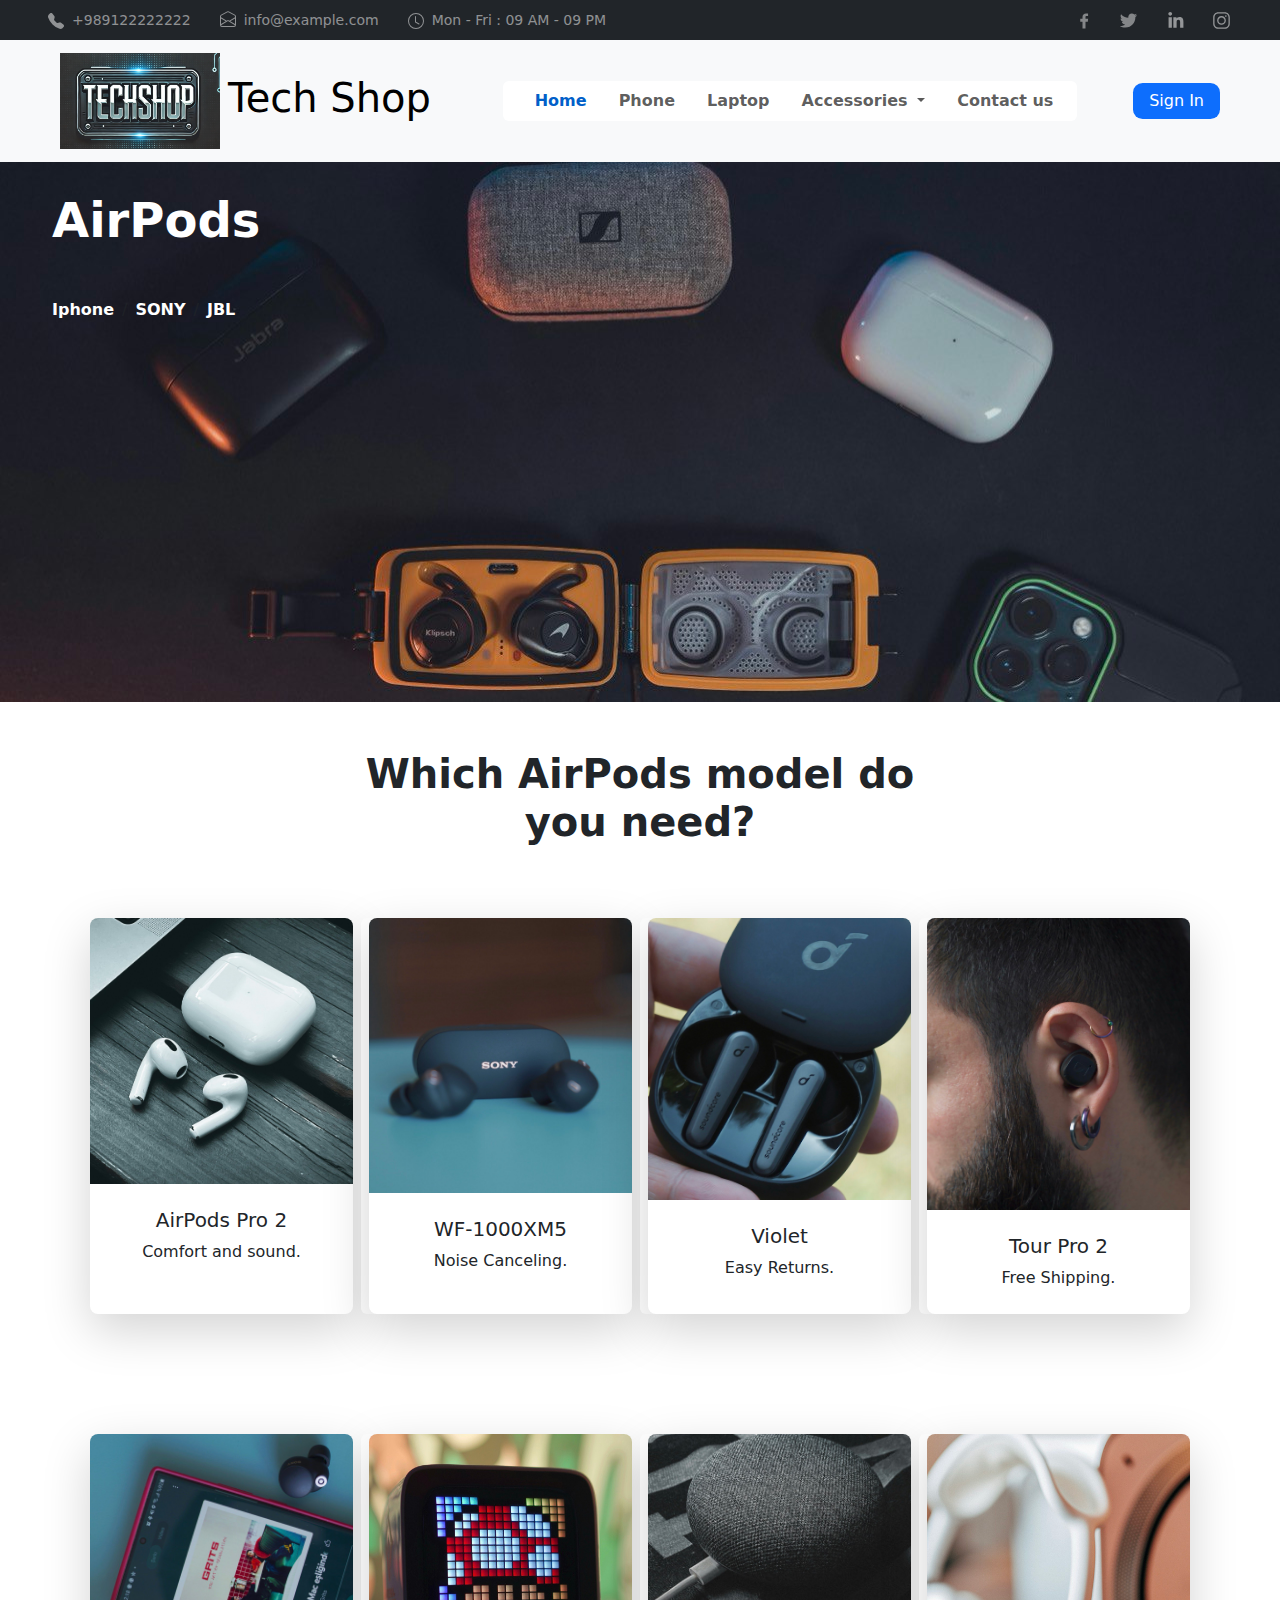
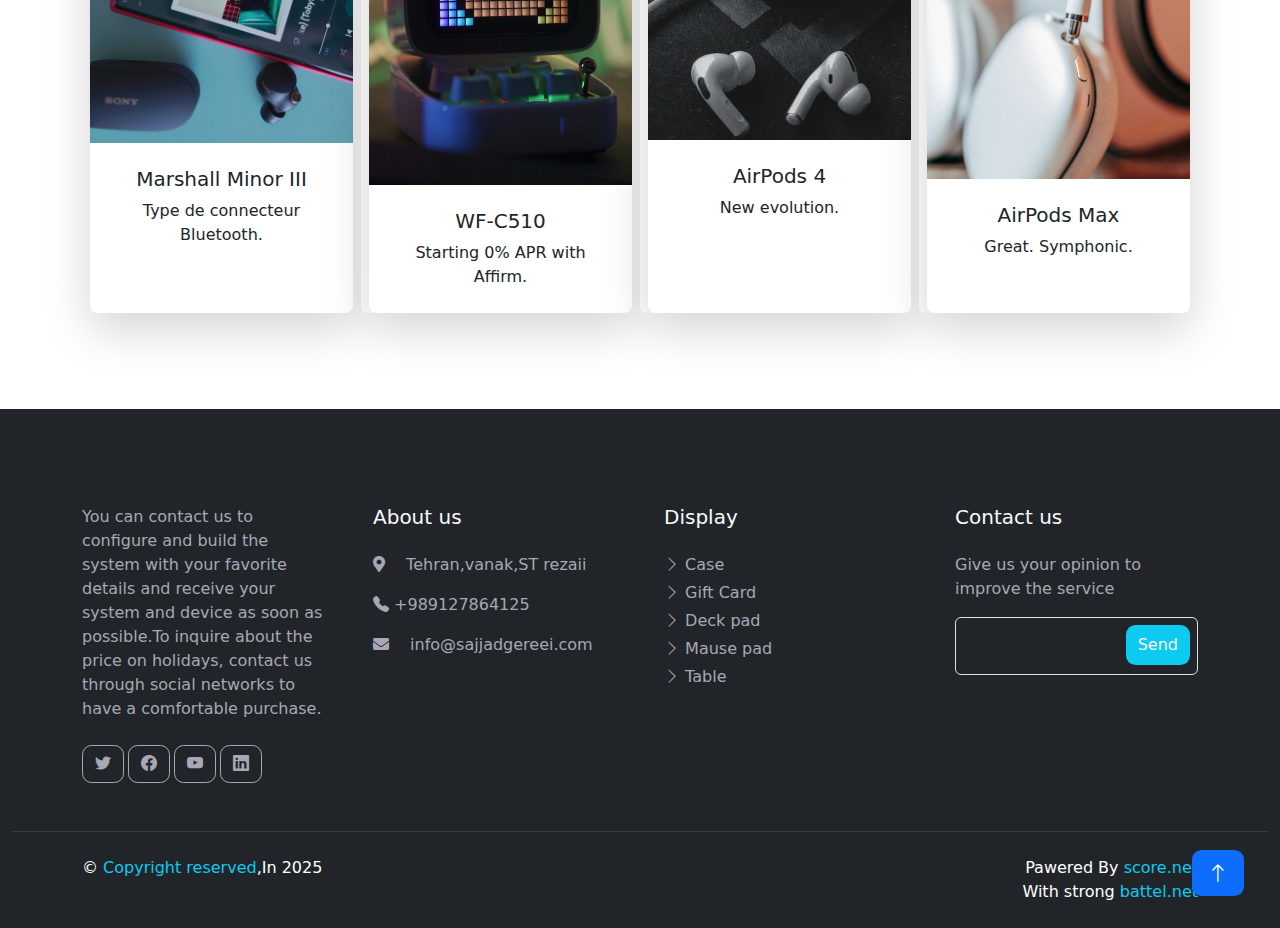
<file: AirPods.html>
<!DOCTYPE html>
<html lang="en">
<head>
    <meta charset="UTF-8">
    <meta name="viewport" content="width=device-width, initial-scale=1.0">
    <title>Document</title>
    <link rel="stylesheet" href="./AirPods.css">
    <link href="https://cdn.jsdelivr.net/npm/bootstrap@5.3.3/dist/css/bootstrap.min.css" rel="stylesheet" integrity="sha384-QWTKZyjpPEjISv5WaRU9OFeRpok6YctnYmDr5pNlyT2bRjXh0JMhjY6hW+ALEwIH" crossorigin="anonymous">

    <link rel="stylesheet" href="https://cdn.jsdelivr.net/npm/bootstrap-icons@1.11.3/font/bootstrap-icons.min.css"/>
    <link rel="stylesheet" href="https://use.fontawesome.com/releases/v5.8.2/css/all.css"/>

    
</head>
<body>
    <header>
        <!-- topbar -->
    <!-- __________________________________________ -->
    <section
    class="bg_topbar bg-dark h-50 text-white-50 py-2 d-none d-lg-block"
  >
    <div class="container-fluid">
      <section class="content_topbar row align-items-center">
        <div class="left_content col-lg-7 px-5 text-start">
          <div
            class="item_topbar_1 h-100 d-inline-flex align-items-center me-4"
          >
            <small class="me-2">
              <svg
                xmlns="http://www.w3.org/2000/svg"
                width="16"
                height="16"
                fill="currentColor"
                class="bi bi-telephone-fill"
                viewBox="0 0 16 16"
              >
                <path
                  fill-rule="evenodd"
                  d="M1.885.511a1.745 1.745 0 0 1 2.61.163L6.29 2.98c.329.423.445.974.315 1.494l-.547 2.19a.68.68 0 0 0 .178.643l2.457 2.457a.68.68 0 0 0 .644.178l2.189-.547a1.75 1.75 0 0 1 1.494.315l2.306 1.794c.829.645.905 1.87.163 2.611l-1.034 1.034c-.74.74-1.846 1.065-2.877.702a18.6 18.6 0 0 1-7.01-4.42 18.6 18.6 0 0 1-4.42-7.009c-.362-1.03-.037-2.137.703-2.877z"
                />
              </svg>
            </small>
            <small class="phone_1">+989122222222</small>
          </div>
          <!-- __ -->
          <div
            class="item_topbar_2 h-100 d-inline-flex align-items-center me-4"
          >
            <small class="me-2">
              <svg
                xmlns="http://www.w3.org/2000/svg"
                width="16"
                height="16"
                fill="currentColor"
                class="bi bi-envelope-open mb-1"
                viewBox="0 0 16 16"
              >
                <path
                  d="M8.47 1.318a1 1 0 0 0-.94 0l-6 3.2A1 1 0 0 0 1 5.4v.817l5.75 3.45L8 8.917l1.25.75L15 6.217V5.4a1 1 0 0 0-.53-.882zM15 7.383l-4.778 2.867L15 13.117zm-.035 6.88L8 10.082l-6.965 4.18A1 1 0 0 0 2 15h12a1 1 0 0 0 .965-.738ZM1 13.116l4.778-2.867L1 7.383v5.734ZM7.059.435a2 2 0 0 1 1.882 0l6 3.2A2 2 0 0 1 16 5.4V14a2 2 0 0 1-2 2H2a2 2 0 0 1-2-2V5.4a2 2 0 0 1 1.059-1.765z"
                />
              </svg>
            </small>

            <small class="email">info@example.com</small>
          </div>
          <!-- __ -->
          <div
            class="item_topbar_3 h-100 d-inline-flex align-items-center me-4"
          >
            <small class="me-2">
              <svg
                xmlns="http://www.w3.org/2000/svg"
                width="16"
                height="16"
                fill="currentColor"
                class="bi bi-clock"
                viewBox="0 0 16 16"
              >
                <path
                  d="M8 3.5a.5.5 0 0 0-1 0V9a.5.5 0 0 0 .252.434l3.5 2a.5.5 0 0 0 .496-.868L8 8.71z"
                />
                <path
                  d="M8 16A8 8 0 1 0 8 0a8 8 0 0 0 0 16m7-8A7 7 0 1 1 1 8a7 7 0 0 1 14 0"
                />
              </svg>
            </small>

            <small class="time">Mon - Fri : 09 AM - 09 PM</small>
          </div>

          <!-- __ -->
        </div>
        <!-- _______ -->
        <div class="right-content col-lg-5 text-end px-5 text-white-50">
          <div class="parent_logo h-100 d-inline-flex align-items-center">
            <div class="logo_1 ms-4">
              <a href="#">
                <svg
                  xmlns="http://www.w3.org/2000/svg"
                  x="0px"
                  y="0px"
                  width="18"
                  height="18"
                  viewBox="0,0,256,256"
                >
                  <g
                    fill-opacity="0.52157"
                    fill="#e1e1e1"
                    fill-rule="nonzero"
                    stroke="none"
                    stroke-width="1"
                    stroke-linecap="butt"
                    stroke-linejoin="miter"
                    stroke-miterlimit="10"
                    stroke-dasharray=""
                    stroke-dashoffset="0"
                    font-family="none"
                    font-weight="none"
                    font-size="none"
                    text-anchor="none"
                    style="mix-blend-mode: normal"
                  >
                    <g transform="scale(10.66667,10.66667)">
                      <path
                        d="M17.525,9h-3.525v-2c0,-1.032 0.084,-1.682 1.563,-1.682h1.868v-3.18c-0.909,-0.094 -1.823,-0.14 -2.738,-0.138c-2.713,0 -4.693,1.657 -4.693,4.699v2.301h-3v4l3,-0.001v9.001h4v-9.003l3.066,-0.001z"
                      ></path>
                    </g>
                  </g>
                </svg>
              </a>
            </div>

            <div class="logo_2 ms-4">
              <a href="#">
                <svg
                  xmlns="http://www.w3.org/2000/svg"
                  x="0px"
                  y="0px"
                  width="23"
                  height="23"
                  viewBox="0,0,256,256"
                >
                  <g
                    fill-opacity="0.52157"
                    fill="#e1e1e1"
                    fill-rule="nonzero"
                    stroke="none"
                    stroke-width="1"
                    stroke-linecap="butt"
                    stroke-linejoin="miter"
                    stroke-miterlimit="10"
                    stroke-dasharray=""
                    stroke-dashoffset="0"
                    font-family="none"
                    font-weight="none"
                    font-size="none"
                    text-anchor="none"
                    style="mix-blend-mode: normal"
                  >
                    <g transform="scale(8,8)">
                      <path
                        d="M28,8.55859c-0.88281,0.39063 -1.83203,0.65625 -2.82812,0.77344c1.01563,-0.60937 1.79688,-1.57422 2.16406,-2.72266c-0.94922,0.5625 -2.00391,0.97266 -3.125,1.19531c-0.89844,-0.95703 -2.17969,-1.55859 -3.59375,-1.55859c-2.71875,0 -4.92578,2.20703 -4.92578,4.92578c0,0.38672 0.04297,0.76172 0.12891,1.12109c-4.09375,-0.20312 -7.72266,-2.16406 -10.14844,-5.14453c-0.42578,0.72656 -0.66797,1.57422 -0.66797,2.47656c0,1.70703 0.86719,3.21484 2.19141,4.09766c-0.80859,-0.02734 -1.56641,-0.24609 -2.23047,-0.61719c0,0.02344 0,0.04297 0,0.0625c0,2.38672 1.69531,4.37891 3.94922,4.82813c-0.41406,0.11328 -0.84766,0.17578 -1.29688,0.17578c-0.31641,0 -0.62891,-0.03125 -0.92578,-0.08984c0.625,1.95703 2.44531,3.37891 4.59766,3.42188c-1.68359,1.32031 -3.80859,2.10547 -6.11328,2.10547c-0.39844,0 -0.78906,-0.02344 -1.17578,-0.07031c2.17969,1.39844 4.76563,2.21484 7.54688,2.21484c9.05859,0 14.01172,-7.50391 14.01172,-14.01172c0,-0.21094 -0.00781,-0.42578 -0.01562,-0.63672c0.96094,-0.69531 1.79688,-1.5625 2.45703,-2.54687z"
                      ></path>
                    </g>
                  </g>
                </svg>
              </a>
            </div>

            <div class="logo_3 ms-4">
              <a href="#">
                <svg
                  xmlns="http://www.w3.org/2000/svg"
                  x="0px"
                  y="0px"
                  width="23"
                  height="23"
                  viewBox="0,0,256,256"
                >
                  <g
                    fill-opacity="0.52157"
                    fill="#ffffff"
                    fill-rule="nonzero"
                    stroke="none"
                    stroke-width="1"
                    stroke-linecap="butt"
                    stroke-linejoin="miter"
                    stroke-miterlimit="10"
                    stroke-dasharray=""
                    stroke-dashoffset="0"
                    font-family="none"
                    font-weight="none"
                    font-size="none"
                    text-anchor="none"
                    style="mix-blend-mode: normal"
                  >
                    <g transform="scale(8,8)">
                      <path
                        d="M8.64258,4c-1.459,0 -2.64258,1.18163 -2.64258,2.64063c0,1.459 1.18262,2.66797 2.64063,2.66797c1.458,0 2.64258,-1.20897 2.64258,-2.66797c0,-1.458 -1.18163,-2.64062 -2.64062,-2.64062zM21.53516,11c-2.219,0 -3.48866,1.16045 -4.09766,2.31445h-0.06445v-2.00391h-4.37305v14.68945h4.55664v-7.27148c0,-1.916 0.14463,-3.76758 2.51563,-3.76758c2.337,0 2.37109,2.18467 2.37109,3.88867v7.15039h4.55078h0.00586v-8.06836c0,-3.948 -0.84884,-6.93164 -5.46484,-6.93164zM6.36328,11.31055v14.68945h4.56055v-14.68945z"
                      ></path>
                    </g>
                  </g>
                </svg>
              </a>
            </div>

            <div class="logo_4 ms-4">
              <a href="#">
                <svg
                  xmlns="http://www.w3.org/2000/svg"
                  x="0px"
                  y="0px"
                  width="21"
                  height="21"
                  viewBox="0,0,256,256"
                >
                  <g
                    fill-opacity="0.52157"
                    fill="#ffffff"
                    fill-rule="nonzero"
                    stroke="none"
                    stroke-width="1"
                    stroke-linecap="butt"
                    stroke-linejoin="miter"
                    stroke-miterlimit="10"
                    stroke-dasharray=""
                    stroke-dashoffset="0"
                    font-family="none"
                    font-weight="none"
                    font-size="none"
                    text-anchor="none"
                    style="mix-blend-mode: normal"
                  >
                    <g transform="scale(5.33333,5.33333)">
                      <path
                        d="M16.5,5c-6.33361,0 -11.5,5.16639 -11.5,11.5v15c0,6.33276 5.16621,11.5 11.5,11.5h15c6.33294,0 11.5,-5.16706 11.5,-11.5v-15c0,-6.33379 -5.16724,-11.5 -11.5,-11.5zM16.5,8h15c4.71124,0 8.5,3.78779 8.5,8.5v15c0,4.71106 -3.78894,8.5 -8.5,8.5h-15c-4.71221,0 -8.5,-3.78876 -8.5,-8.5v-15c0,-4.71239 3.78761,-8.5 8.5,-8.5zM34,12c-1.105,0 -2,0.895 -2,2c0,1.105 0.895,2 2,2c1.105,0 2,-0.895 2,-2c0,-1.105 -0.895,-2 -2,-2zM24,14c-5.50482,0 -10,4.49518 -10,10c0,5.50482 4.49518,10 10,10c5.50482,0 10,-4.49518 10,-10c0,-5.50482 -4.49518,-10 -10,-10zM24,17c3.88318,0 7,3.11682 7,7c0,3.88318 -3.11682,7 -7,7c-3.88318,0 -7,-3.11682 -7,-7c0,-3.88318 3.11682,-7 7,-7z"
                      ></path>
                    </g>
                  </g>
                </svg>
              </a>
            </div>
          </div>
        </div>
      </section>
    </div>
  </section>
         <!-- navbar -->
         <header class="header">
          <!-- navbat -->
    
          <nav class="navbar navbar-expand-lg bg-light px-4 px-lg-5 sticky-top">
            <div class="container-fluid">
              <!-- #Logo & Website Title -->
              <a class="navbar-brand d-flex align-items-center" href="#">
                <h1 class="m-0">
                  <img
                    src="./img-muos-air/logotechshop.jpg"
                    alt="Logo"
                    class="me-2 img-fluid image_logo "
                  />Tech Shop
                </h1>
              </a>
              <!-- #Menu Button in Mobile Size -->
              <button
                class="navbar-toggler"
                type="button"
                data-bs-toggle="collapse"
                data-bs-target="#navbarNavDropdown"
                aria-controls="navbarNavDropdown"
                aria-expanded="false"
                aria-label="Toggle navigation"
              >
                <span class="navbar-toggler-icon"></span>
              </button>
              <!-- #Menu -->
              <div class="collapse navbar-collapse" id="navbarNavDropdown">
                <div
                  class="navbar-nav bg-light pe-4 py-3 py-lg-0 rounded mx-auto d-flex align-items-center bg-white"
                >
                  <a class="nav-item nav-link active" aria-current="page" href="index.html"
                    >Home</a
                  >
                  <a class="nav-item nav-link" href="./Phone(menu item 2).html">Phone</a>
                  <a class="nav-item nav-link" href="./sajjad-gereei/laptops(menu item3).html"
                    >Laptop</a
                  >
                  <div class="nav-item dropdown">
                    <a
                      class="nav-item nav-link dropdown-toggle ps-"
                      href="#"
                      data-bs-toggle="dropdown"
                      aria-expanded="false"
                    >
                      Accessories
                    </a>
                    <div class="dropdown-menu border-0 m-0 bg-white">
                      <a class="dropdown-item" href="./sajjad-gereei/keyboard(submenu_1).html"
                        >keyboard</a
                      >
                      <a class="dropdown-item" href="./Services.html">Services</a>
                      <a class="dropdown-item" href="./AirPods.html">Airpods</a>
                      <a class="dropdown-item" href="#">Watch</a>
                    </div>
                    <div class="show d-none">
                      <a class="dropdown-subitem" href="./sajjad-gereei/keyboard(submenu_1).html">keyboard</a>
                      <a class="dropdown-subitem" href="./Services.html">Services</a>
                      <a class="dropdown-subitem" href="./AirPods.html">Airpods</a>
                      <a class="dropdown-subitem" href="./submenu4.html">Watch</a>
                    </div>
                  </div>
                  <a class="nav-item nav-link" href="./contact us.html">Contact us</a>
                </div>
              </div>
              <!-- #SignIn Button -->
              <button type="button" class="btn btn-primary px-3 d-none d-lg-block">
                Sign In
              </button>
            </div>
          </nav>
        </header>
      <main>
     <!-- --------------------------------- -->
     <div>
      <img
        class="header-image"
        src="./img-muos-air/photo_5884262378894378358_y.jpg"
        class="page-header w-100 object-fit"
        alt="header-image"
      />
      <div class="container py-5 card-img-overlay p-5 ms-1 mt-5">
        <h2 class="display-5 fw-bolder mt-5 pt-5 text-white">AirPods</h2>
        <nav>
          <ol
            class="breadcrumb text-white justify-content-right bg-transparent mt-5"
          >
            <li class="breadcrumb-item">
              <a href="#" class="text-white fw-bolder text-decoration-none"
                >Iphone</a
              >
            </li>
            <li class="breadcrumb-item">
              <a href="#" class="text-white fw-bolder text-decoration-none"
                >SONY</a
              >
            </li>
            <li class="breadcrumb-item">
              <a href="#" class="text-white fw-bolder text-decoration-none"
                >JBL</a
              >
            </li>
          </ol>
        </nav>
      </div>
    </div>
      <!-- cards -->
      <section class="second-cards py-5 px-2">
        <div class="cards-content container">
          <h2
            class="fs-1 mb-5 fw-bold text-center mx-auto col-12 col-lg-6 poppins-font"
          >
          Which AirPods model do you need?
          </h2>
          <div class="cards-box d-flex flex-wrap justify-content-center">
            <div
              class="card border-0 mt-4 px-2 col-12 col-md-6 col-lg-3 d-flex flex-column align-items-center"
            >
              <div class="card-body shadow-lg p-0 rounded-3">
                <img
                  src="./img-muos-air/photo_5884262378894378307_y.jpg"
                  class="card-image card-img-top"
                  alt="..."
                />
                <div class="title p-4 text-center">
                  <h3 class="card-title fs-5 poppins-font">AirPods Pro 2</h3>
                  <p class="card-text">Comfort and sound.</p>
                </div>
                <div class="title-hidden p-4 text-center">
                  <h3 class="card-title fs-5 poppins-font">Price</h3>
                  <p class="card-text">120$</p>
                  <div class="links">
                    <a class="btn btn-square btn-outline m-1" href="">
                      <i class="bi bi-cursor"></i>
                    </a>
                    <a class="btn btn-square btn-outline m-1" href="">
                      <i class="bi bi-cursor"></i>
                    </a>
                    <a class="btn btn-square btn-outline m-1" href="">
                      <i class="bi bi-cursor"></i>
                    </a>
                    <a class="btn btn-square btn-outline m-1" href="">
                      <i class="bi bi-cursor"></i>
                    </a>
                  </div>
                </div>
              </div>
            </div>
            <div
              class="card border-0 mt-4 px-2 col-12 col-md-6 col-lg-3 d-flex flex-column align-items-center"
            >
              <div class="card-body shadow-lg p-0 rounded-3">
                <img
                  src="./img-muos-air/photo_5884262378894378309_y.jpg"
                  class="card-image card-img-top"
                  alt="..."
                />
                <div class="title p-4 text-center">
                  <h3 class="card-title fs-5 poppins-font">WF-1000XM5</h3>
                  <p class="card-text">Noise Canceling.</p>
                </div>
                <div class="title-hidden p-4 text-center">
                  <h3 class="card-title fs-5 poppins-font">Price</h3>
                  <p class="card-text">249$</p>
                  <div class="links">
                    <a class="btn btn-square btn-outline m-1" href="">
                      <i class="bi bi-cursor"></i>
                    </a>
                    <a class="btn btn-square btn-outline m-1" href="">
                      <i class="bi bi-cursor"></i>
                    </a>
                    <a class="btn btn-square btn-outline m-1" href="">
                      <i class="bi bi-cursor"></i>
                    </a>
                    <a class="btn btn-square btn-outline m-1" href="">
                      <i class="bi bi-cursor"></i>
                    </a>
                  </div>
                </div>
              </div>
            </div>
            <div
              class="card border-0 mt-4 px-2 col-12 col-md-6 col-lg-3 d-flex flex-column align-items-center"
            >
              <div class="card-body shadow-lg p-0 rounded-3">
                <img
                  src="./img-muos-air/photo_5884262378894378310_y.jpg"
                  class="card-image card-img-top"
                  alt="..."
                />
                <div class="title p-4 text-center">
                  <h3 class="card-title fs-5 poppins-font">Violet</h3>
                  <p class="card-text">Easy Returns.</p>
                </div>
                <div class="title-hidden p-4 text-center">
                  <h3 class="card-title fs-5 poppins-font">Price</h3>
                  <p class="card-text">177$</p>
                  <div class="links">
                    <a class="btn btn-square btn-outline m-1" href="">
                      <i class="bi bi-cursor"></i>
                    </a>
                    <a class="btn btn-square btn-outline m-1" href="">
                      <i class="bi bi-cursor"></i>
                    </a>
                    <a class="btn btn-square btn-outline m-1" href="">
                      <i class="bi bi-cursor"></i>
                    </a>
                    <a class="btn btn-square btn-outline m-1" href="">
                      <i class="bi bi-cursor"></i>
                    </a>
                  </div>
                </div>
              </div>
            </div>
            <div
              class="card border-0 mt-4 px-2 col-12 col-md-6 col-lg-3 d-flex flex-column align-items-center"
            >
              <div class="card-body shadow-lg p-0 rounded-3">
                <img
                  src="./img-muos-air/photo_5884262378894378319_y.jpg"
                  class="card-image card-img-top"
                  alt="..."
                />
                <div class="title p-4 text-center">
                  <h3 class="card-title fs-5 poppins-font">Tour Pro 2</h3>
                  <p class="card-text">Free Shipping.</p>
                </div>
                <div class="title-hidden p-4 text-center">
                  <h3 class="card-title fs-5 poppins-font">Price</h3>
                  <p class="card-text">203$</p>
                  <div class="links">
                    <a class="btn btn-square btn-outline m-1" href="">
                      <i class="bi bi-cursor"></i>
                    </a>
                    <a class="btn btn-square btn-outline m-1" href="">
                      <i class="bi bi-cursor"></i>
                    </a>
                    <a class="btn btn-square btn-outline m-1" href="">
                      <i class="bi bi-cursor"></i>
                    </a>
                    <a class="btn btn-square btn-outline m-1" href="">
                      <i class="bi bi-cursor"></i>
                    </a>
                  </div>
                </div>
              </div>
            </div>
          </div>
        </div>
      </section>
      <section class="second-cards py-5 px-2">
        <div class="cards-content container">
          <div class="cards-box d-flex flex-wrap justify-content-center">
            <div
              class="card border-0 mt-4 px-2 col-12 col-md-6 col-lg-3 d-flex flex-column align-items-center"
            >
              <div class="card-body shadow-lg p-0 rounded-3">
                <img
                  src="./img-muos-air/photo_5884262378894378320_y.jpg"
                  class="card-image card-img-top"
                  alt="..."
                />
                <div class="title p-4 text-center">
                  <h3 class="card-title fs-5 poppins-font">Marshall Minor III</h3>
                  <p class="card-text">Type de connecteur Bluetooth.</p>
                </div>
                <div class="title-hidden p-4 text-center">
                  <h3 class="card-title fs-5 poppins-font">Price</h3>
                  <p class="card-text">122$</p>
                  <div class="links">
                    <a class="btn btn-square btn-outline m-1" href="">
                      <i class="bi bi-cursor"></i>
                    </a>
                    <a class="btn btn-square btn-outline m-1" href="">
                      <i class="bi bi-cursor"></i>
                    </a>
                    <a class="btn btn-square btn-outline m-1" href="">
                      <i class="bi bi-cursor"></i>
                    </a>
                    <a class="btn btn-square btn-outline m-1" href="">
                      <i class="bi bi-cursor"></i>
                    </a>
                  </div>
                </div>
              </div>
            </div>
            <div
              class="card border-0 mt-4 px-2 col-12 col-md-6 col-lg-3 d-flex flex-column align-items-center"
            >
              <div class="card-body shadow-lg p-0 rounded-3">
                <img
                  src="./img-muos-air/photo_5884262378894378356_y.jpg"
                  class="card-image card-img-top"
                  alt="..."
                />
                <div class="title p-4 text-center">
                  <h3 class="card-title fs-5 poppins-font">WF-C510</h3>
                  <p class="card-text">Starting 0% APR with Affirm.</p>
                </div>
                <div class="title-hidden p-4 text-center">
                  <h3 class="card-title fs-5 poppins-font">Price</h3>
                  <p class="card-text">88$</p>
                  <div class="links">
                    <a class="btn btn-square btn-outline m-1" href="">
                      <i class="bi bi-cursor"></i>
                    </a>
                    <a class="btn btn-square btn-outline m-1" href="">
                      <i class="bi bi-cursor"></i>
                    </a>
                    <a class="btn btn-square btn-outline m-1" href="">
                      <i class="bi bi-cursor"></i>
                    </a>
                    <a class="btn btn-square btn-outline m-1" href="">
                      <i class="bi bi-cursor"></i>
                    </a>
                  </div>
                </div>
              </div>
            </div>
            <div
              class="card border-0 mt-4 px-2 col-12 col-md-6 col-lg-3 d-flex flex-column align-items-center"
            >
              <div class="card-body shadow-lg p-0 rounded-3">
                <img
                  src="./img-muos-air/photo_5884262378894378326_y.jpg"
                  class="card-image card-img-top"
                  alt="..."
                />
                <div class="title p-4 text-center">
                  <h3 class="card-title fs-5 poppins-font">AirPods 4</h3>
                  <p class="card-text">New evolution.</p>
                </div>
                <div class="title-hidden p-4 text-center">
                  <h3 class="card-title fs-5 poppins-font">Price</h3>
                  <p class="card-text">199$</p>
                  <div class="links">
                    <a class="btn btn-square btn-outline m-1" href="">
                      <i class="bi bi-cursor"></i>
                    </a>
                    <a class="btn btn-square btn-outline m-1" href="">
                      <i class="bi bi-cursor"></i>
                    </a>
                    <a class="btn btn-square btn-outline m-1" href="">
                      <i class="bi bi-cursor"></i>
                    </a>
                    <a class="btn btn-square btn-outline m-1" href="">
                      <i class="bi bi-cursor"></i>
                    </a>
                  </div>
                </div>
              </div>
            </div>
            <div
              class="card border-0 mt-4 px-2 col-12 col-md-6 col-lg-3 d-flex flex-column align-items-center"
            >
              <div class="card-body shadow-lg p-0 rounded-3">
                <img
                  src="./img-muos-air/photo_5884262378894378327_y.jpg"
                  class="card-image card-img-top"
                  alt="..."
                />
                <div class="title p-4 text-center">
                  <h3 class="card-title fs-5 poppins-font">
                    AirPods Max</h3>
                  <p class="card-text">Great. Symphonic.</p>
                </div>
                <div class="title-hidden p-4 text-center">
                  <h3 class="card-title fs-5 poppins-font">Price</h3>
                  <p class="card-text">579$</p>
                  <div class="links">
                    <a class="btn btn-square btn-outline m-1" href="">
                      <i class="bi bi-cursor"></i>
                    </a>
                    <a class="btn btn-square btn-outline m-1" href="">
                      <i class="bi bi-cursor"></i>
                    </a>
                    <a class="btn btn-square btn-outline m-1" href="">
                      <i class="bi bi-cursor"></i>
                    </a>
                    <a class="btn btn-square btn-outline m-1" href="">
                      <i class="bi bi-cursor"></i>
                    </a>
                  </div>
                </div>
              </div>
            </div>
          </div>
        </div>
      </section>
      </main>
<!-- --------------------------------------- -->
<!-- footer -->
        <footer
        class="container-fluid text-bg-dark mt-5 pt-5"
        data-wow-delay="0.1s"
      >
<!-- #Footer Top -->
        <div class="container footer py-5">
          <div class="row g-5">
<!-- Footer Caption & Social-media Icons -->
            <div class="col-lg-3 col-md-6">
              <p>
                You can contact us to configure and build the system with your
                favorite details and receive your system and device as soon as
                possible.To inquire about the price on holidays, contact us
                through social networks to have a comfortable purchase.
              </p>
              <div class="d-flex pt-2">
                <a href="#" class="btn btn-square me-1 footer-icon">
                  <i class="fab fa-twitter"></i>
                </a>
                <a href="#" class="btn btn-square me-1 footer-icon">
                  <i class="bi bi-facebook"></i>
                </a>
                <a href="#" class="btn btn-square me-1 footer-icon">
                  <i class="bi bi-youtube"></i>
                </a>
                <a href="#" class="btn btn-square me-1 footer-icon">
                  <i class="bi bi-linkedin"></i>
                </a>
              </div>
            </div>
 <!-- #Footer Address -->
            <div class="col-lg-3 col-md-6">
              <h5 class="text-light mb-4">About us</h5>
              <p>
                <i class="fa fa-map-marker-alt me-3"></i> Tehran,vanak,ST rezaii
              </p>
              <p><i class="bi bi-telephone-fill"></i> +989127864125</p>
              <p><i class="fa fa-envelope me-3"></i> info@sajjadgereei.com</p>
            </div>
<!-- #Footer Links -->
            <div class="col-lg-3 col-md-6 d-flex flex-column align-items-start">
              <h5 class="text-light mb-4">Display</h5>
              <a href="#" class="btn btn-link btn-footer me-1 mb-1"
                ><i class="bi bi-chevron-right"></i>
                <span class="btn-footer__span">Case</span></a
              >
              <a href="#" class="btn btn-link btn-footer me-1 mb-1"
                ><i class="bi bi-chevron-right"></i>
                <span class="btn-footer__span">Gift Card</span></a
              >
              <a href="#" class="btn btn-link btn-footer me-1 mb-1"
                ><i class="bi bi-chevron-right"></i>
                <span class="btn-footer__span">Deck pad</span></a
              >
              <a href="#" class="btn btn-link btn-footer me-1 mb-1"
                ><i class="bi bi-chevron-right"></i>
                <span class="btn-footer__span">Mause pad</span></a
              >
              <a href="#" class="btn btn-link btn-footer me-1 mb-1"
                ><i class="bi bi-chevron-right"></i>
                <span class="btn-footer__span">Table</span></a
              >
            </div>
<!-- #Footer Newsletter (Input in Footer) -->
            <div class="col-lg-3 col-md-6">
              <h5 class="text-light mb-4">Contact us</h5>
              <p>Give us your opinion to improve the service</p>
              <div class="position-relative mx-auto" style="max-width: 400px">
                <input
                  type="text"
                  class="form-control bg-transparent w-100 py-3 ps-4 pe-5 input__footer"
                  placeholder="email"
                />
                <button
                  type="button"
                  class="btn btn-secondary text-light bg-info position-absolute top-0 end-0 py-2 mt-2 me-2"
                >
                  Send
                </button>
              </div>
            </div>
          </div>
        </div>
<!-- #Footer Bottom -->
        <div class="container-fluid copyright">
          <div class="container">
            <div class="row py-4">
 <!-- #Footer Copyright Left -->
              <div class="col-md-6 text-center text-md-start mb-3 mb-md-0">
                © <a href="#" class="text-info">Copyright reserved</a>,In 2025
              </div>
 <!-- #Footer Copyright Right -->
              <div class="col-md-6 text-center text-md-end">
                Pawered By <a href="#" class="text-info">score.net</a>
                <br />
                With strong <a href="#" class="text-info">battel.net</a>
              </div>
            </div>
          </div>
          <a href="#" class="btn btn-lg btn-primary btn-lg-square back-to-up">
            <i class="bi bi-arrow-up"></i>
          </a>
        </div>
      </footer>
  <!-- -------------------------------------------------- -->
  <script src="https://cdn.jsdelivr.net/npm/bootstrap@5.3.3/dist/js/bootstrap.bundle.min.js" integrity="sha384-YvpcrYf0tY3lHB60NNkmXc5s9fDVZLESaAA55NDzOxhy9GkcIdslK1eN7N6jIeHz" crossorigin="anonymous"></script>
</body>
</body>
</html>
</file>
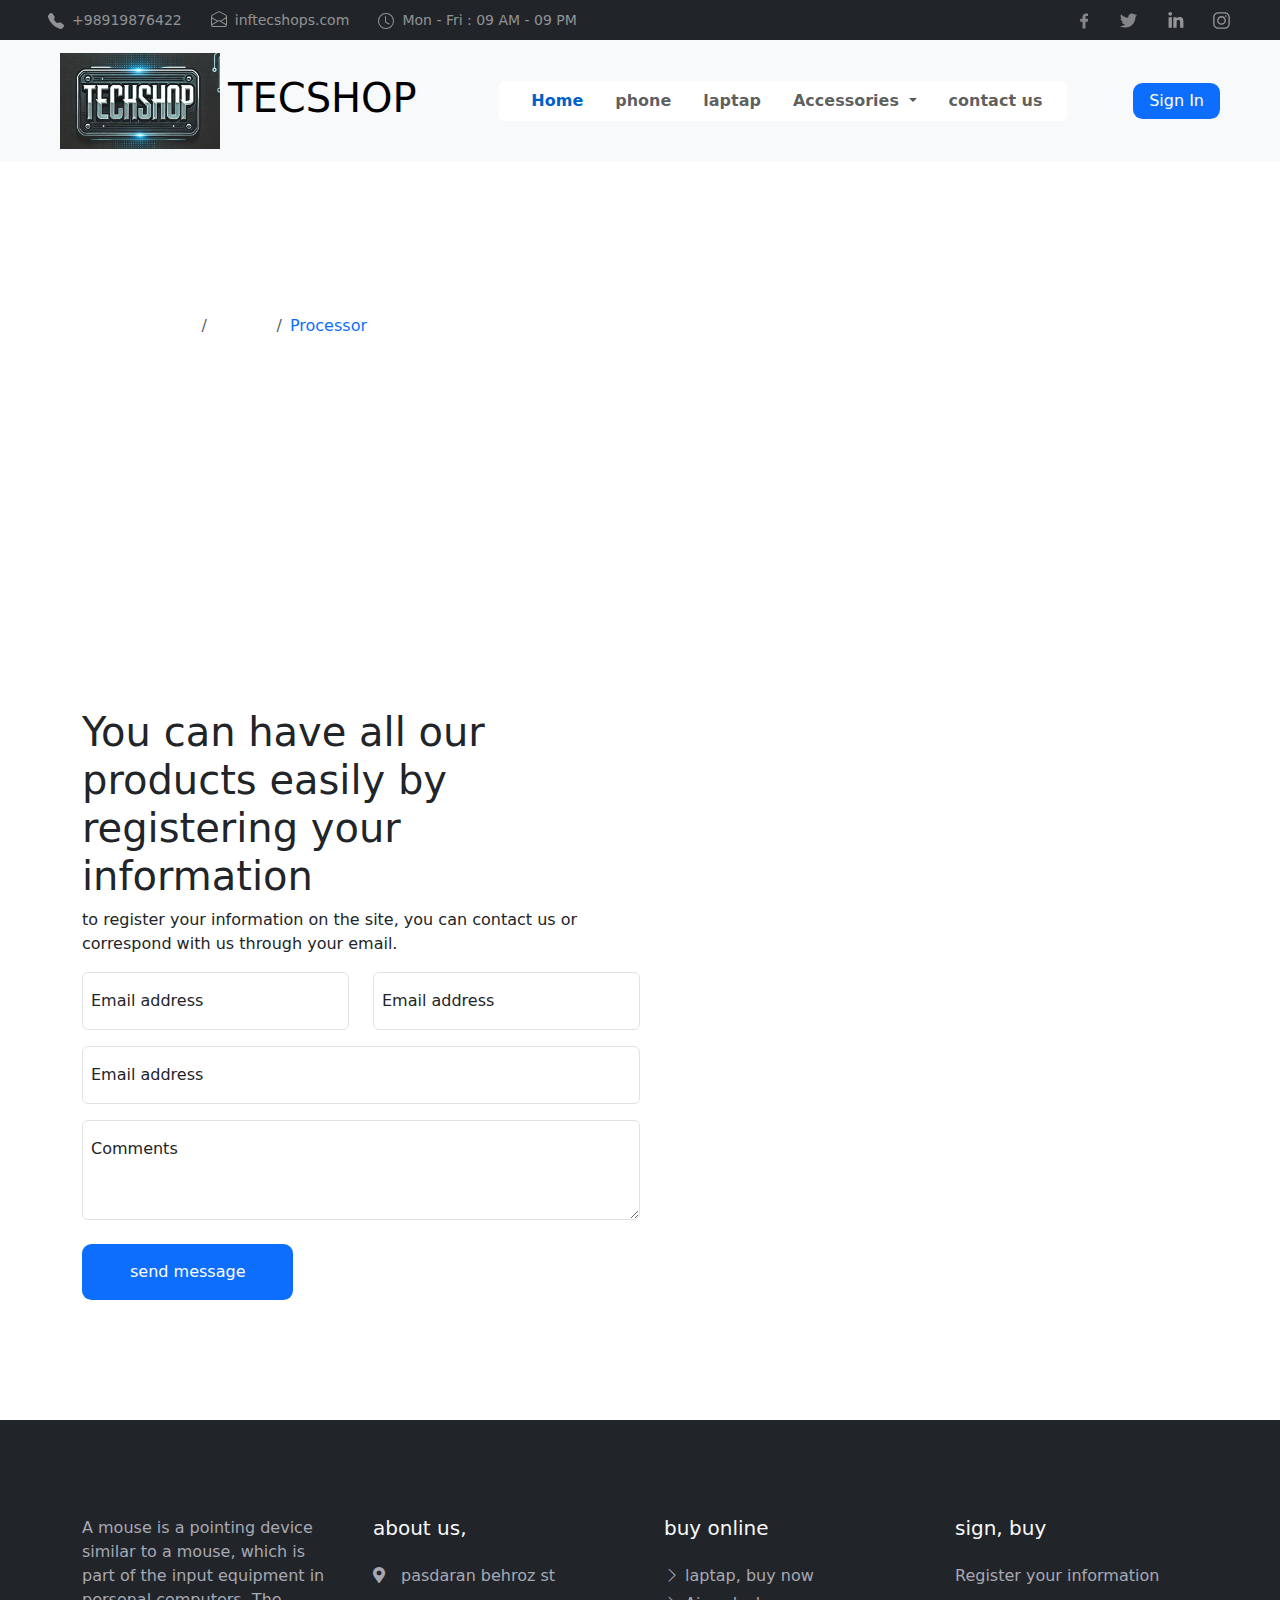
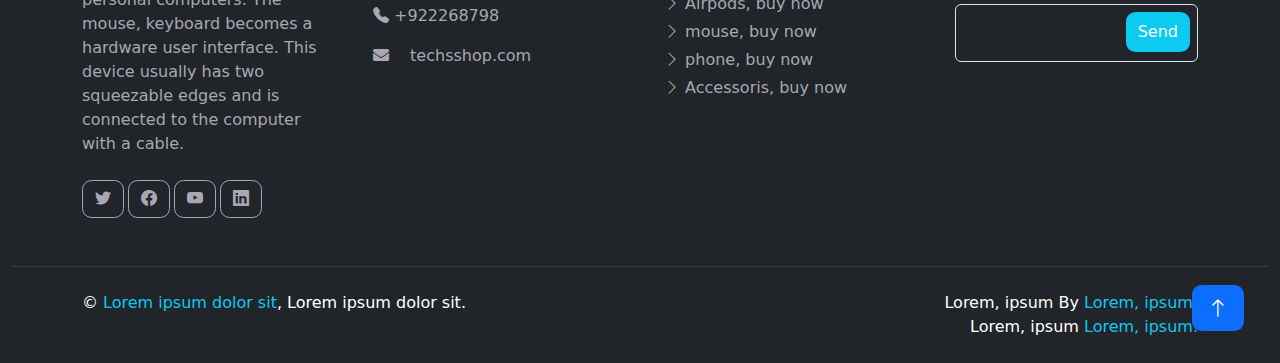
<file: contact us.html>
<!DOCTYPE html>
<html lang="en">
<head>
    <meta charset="UTF-8">
    <meta name="viewport" content="width=device-width, initial-scale=1.0">
    <title>Document</title>
    <link rel="stylesheet" href="./contact us-sub4.css">
    
    <link href="https://cdn.jsdelivr.net/npm/bootstrap@5.3.3/dist/css/bootstrap.min.css" rel="stylesheet" integrity="sha384-QWTKZyjpPEjISv5WaRU9OFeRpok6YctnYmDr5pNlyT2bRjXh0JMhjY6hW+ALEwIH" crossorigin="anonymous">
    <link
      rel="stylesheet"
      href="https://cdn.jsdelivr.net/npm/bootstrap-icons@1.11.3/font/bootstrap-icons.min.css"
    />
    <link
      rel="stylesheet"
      href="https://use.fontawesome.com/releases/v5.8.2/css/all.css"
    />
</head>
<body>
    <section
      class="bg_topbar bg-dark h-50 text-white-50 py-2 d-none d-lg-block"
    >
      <div class="container-fluid">
        <section class="content_topbar row align-items-center">
          <div class="left_content col-lg-7 px-5 text-start">
            <div
              class="item_topbar_1 h-100 d-inline-flex align-items-center me-4"
            >
              <small class="me-2">
                <svg
                  xmlns="http://www.w3.org/2000/svg"
                  width="16"
                  height="16"
                  fill="currentColor"
                  class="bi bi-telephone-fill"
                  viewBox="0 0 16 16"
                >
                  <path
                    fill-rule="evenodd"
                    d="M1.885.511a1.745 1.745 0 0 1 2.61.163L6.29 2.98c.329.423.445.974.315 1.494l-.547 2.19a.68.68 0 0 0 .178.643l2.457 2.457a.68.68 0 0 0 .644.178l2.189-.547a1.75 1.75 0 0 1 1.494.315l2.306 1.794c.829.645.905 1.87.163 2.611l-1.034 1.034c-.74.74-1.846 1.065-2.877.702a18.6 18.6 0 0 1-7.01-4.42 18.6 18.6 0 0 1-4.42-7.009c-.362-1.03-.037-2.137.703-2.877z"
                  />
                </svg>
              </small>
              <small class="phone_1">+98919876422</small>
            </div>
            
            <div
              class="item_topbar_2 h-100 d-inline-flex align-items-center me-4"
            >
              <small class="me-2">
                <svg
                  xmlns="http://www.w3.org/2000/svg"
                  width="16"
                  height="16"
                  fill="currentColor"
                  class="bi bi-envelope-open mb-1"
                  viewBox="0 0 16 16"
                >
                  <path
                    d="M8.47 1.318a1 1 0 0 0-.94 0l-6 3.2A1 1 0 0 0 1 5.4v.817l5.75 3.45L8 8.917l1.25.75L15 6.217V5.4a1 1 0 0 0-.53-.882zM15 7.383l-4.778 2.867L15 13.117zm-.035 6.88L8 10.082l-6.965 4.18A1 1 0 0 0 2 15h12a1 1 0 0 0 .965-.738ZM1 13.116l4.778-2.867L1 7.383v5.734ZM7.059.435a2 2 0 0 1 1.882 0l6 3.2A2 2 0 0 1 16 5.4V14a2 2 0 0 1-2 2H2a2 2 0 0 1-2-2V5.4a2 2 0 0 1 1.059-1.765z"
                  />
                </svg>
              </small>

              <small class="email">inftecshops.com</small>
            </div>
            
            <div
              class="item_topbar_3 h-100 d-inline-flex align-items-center me-4"
            >
              <small class="me-2">
                <svg
                  xmlns="http://www.w3.org/2000/svg"
                  width="16"
                  height="16"
                  fill="currentColor"
                  class="bi bi-clock"
                  viewBox="0 0 16 16"
                >
                  <path
                    d="M8 3.5a.5.5 0 0 0-1 0V9a.5.5 0 0 0 .252.434l3.5 2a.5.5 0 0 0 .496-.868L8 8.71z"
                  />
                  <path
                    d="M8 16A8 8 0 1 0 8 0a8 8 0 0 0 0 16m7-8A7 7 0 1 1 1 8a7 7 0 0 1 14 0"
                  />
                </svg>
              </small>

              <small class="time">Mon - Fri : 09 AM - 09 PM</small>
            </div>

            
          </div>
          
          <div class="right-content col-lg-5 text-end px-5 text-white-50">
            <div class="parent_logo h-100 d-inline-flex align-items-center">
              <div class="logo_1 ms-4">
                <a href="#">
                  <svg
                    xmlns="http://www.w3.org/2000/svg"
                    x="0px"
                    y="0px"
                    width="18"
                    height="18"
                    viewBox="0,0,256,256"
                  >
                    <g
                      fill-opacity="0.52157"
                      fill="#e1e1e1"
                      fill-rule="nonzero"
                      stroke="none"
                      stroke-width="1"
                      stroke-linecap="butt"
                      stroke-linejoin="miter"
                      stroke-miterlimit="10"
                      stroke-dasharray=""
                      stroke-dashoffset="0"
                      font-family="none"
                      font-weight="none"
                      font-size="none"
                      text-anchor="none"
                      style="mix-blend-mode: normal"
                    >
                      <g transform="scale(10.66667,10.66667)">
                        <path
                          d="M17.525,9h-3.525v-2c0,-1.032 0.084,-1.682 1.563,-1.682h1.868v-3.18c-0.909,-0.094 -1.823,-0.14 -2.738,-0.138c-2.713,0 -4.693,1.657 -4.693,4.699v2.301h-3v4l3,-0.001v9.001h4v-9.003l3.066,-0.001z"
                        ></path>
                      </g>
                    </g>
                  </svg>
                </a>
              </div>

              <div class="logo_2 ms-4">
                <a href="#">
                  <svg
                    xmlns="http://www.w3.org/2000/svg"
                    x="0px"
                    y="0px"
                    width="23"
                    height="23"
                    viewBox="0,0,256,256"
                  >
                    <g
                      fill-opacity="0.52157"
                      fill="#e1e1e1"
                      fill-rule="nonzero"
                      stroke="none"
                      stroke-width="1"
                      stroke-linecap="butt"
                      stroke-linejoin="miter"
                      stroke-miterlimit="10"
                      stroke-dasharray=""
                      stroke-dashoffset="0"
                      font-family="none"
                      font-weight="none"
                      font-size="none"
                      text-anchor="none"
                      style="mix-blend-mode: normal"
                    >
                      <g transform="scale(8,8)">
                        <path
                          d="M28,8.55859c-0.88281,0.39063 -1.83203,0.65625 -2.82812,0.77344c1.01563,-0.60937 1.79688,-1.57422 2.16406,-2.72266c-0.94922,0.5625 -2.00391,0.97266 -3.125,1.19531c-0.89844,-0.95703 -2.17969,-1.55859 -3.59375,-1.55859c-2.71875,0 -4.92578,2.20703 -4.92578,4.92578c0,0.38672 0.04297,0.76172 0.12891,1.12109c-4.09375,-0.20312 -7.72266,-2.16406 -10.14844,-5.14453c-0.42578,0.72656 -0.66797,1.57422 -0.66797,2.47656c0,1.70703 0.86719,3.21484 2.19141,4.09766c-0.80859,-0.02734 -1.56641,-0.24609 -2.23047,-0.61719c0,0.02344 0,0.04297 0,0.0625c0,2.38672 1.69531,4.37891 3.94922,4.82813c-0.41406,0.11328 -0.84766,0.17578 -1.29688,0.17578c-0.31641,0 -0.62891,-0.03125 -0.92578,-0.08984c0.625,1.95703 2.44531,3.37891 4.59766,3.42188c-1.68359,1.32031 -3.80859,2.10547 -6.11328,2.10547c-0.39844,0 -0.78906,-0.02344 -1.17578,-0.07031c2.17969,1.39844 4.76563,2.21484 7.54688,2.21484c9.05859,0 14.01172,-7.50391 14.01172,-14.01172c0,-0.21094 -0.00781,-0.42578 -0.01562,-0.63672c0.96094,-0.69531 1.79688,-1.5625 2.45703,-2.54687z"
                        ></path>
                      </g>
                    </g>
                  </svg>
                </a>
              </div>

              <div class="logo_3 ms-4">
                <a href="#">
                  <svg
                    xmlns="http://www.w3.org/2000/svg"
                    x="0px"
                    y="0px"
                    width="23"
                    height="23"
                    viewBox="0,0,256,256"
                  >
                    <g
                      fill-opacity="0.52157"
                      fill="#ffffff"
                      fill-rule="nonzero"
                      stroke="none"
                      stroke-width="1"
                      stroke-linecap="butt"
                      stroke-linejoin="miter"
                      stroke-miterlimit="10"
                      stroke-dasharray=""
                      stroke-dashoffset="0"
                      font-family="none"
                      font-weight="none"
                      font-size="none"
                      text-anchor="none"
                      style="mix-blend-mode: normal"
                    >
                      <g transform="scale(8,8)">
                        <path
                          d="M8.64258,4c-1.459,0 -2.64258,1.18163 -2.64258,2.64063c0,1.459 1.18262,2.66797 2.64063,2.66797c1.458,0 2.64258,-1.20897 2.64258,-2.66797c0,-1.458 -1.18163,-2.64062 -2.64062,-2.64062zM21.53516,11c-2.219,0 -3.48866,1.16045 -4.09766,2.31445h-0.06445v-2.00391h-4.37305v14.68945h4.55664v-7.27148c0,-1.916 0.14463,-3.76758 2.51563,-3.76758c2.337,0 2.37109,2.18467 2.37109,3.88867v7.15039h4.55078h0.00586v-8.06836c0,-3.948 -0.84884,-6.93164 -5.46484,-6.93164zM6.36328,11.31055v14.68945h4.56055v-14.68945z"
                        ></path>
                      </g>
                    </g>
                  </svg>
                </a>
              </div>

              <div class="logo_4 ms-4">
                <a href="#">
                  <svg
                    xmlns="http://www.w3.org/2000/svg"
                    x="0px"
                    y="0px"
                    width="21"
                    height="21"
                    viewBox="0,0,256,256"
                  >
                    <g
                      fill-opacity="0.52157"
                      fill="#ffffff"
                      fill-rule="nonzero"
                      stroke="none"
                      stroke-width="1"
                      stroke-linecap="butt"
                      stroke-linejoin="miter"
                      stroke-miterlimit="10"
                      stroke-dasharray=""
                      stroke-dashoffset="0"
                      font-family="none"
                      font-weight="none"
                      font-size="none"
                      text-anchor="none"
                      style="mix-blend-mode: normal"
                    >
                      <g transform="scale(5.33333,5.33333)">
                        <path
                          d="M16.5,5c-6.33361,0 -11.5,5.16639 -11.5,11.5v15c0,6.33276 5.16621,11.5 11.5,11.5h15c6.33294,0 11.5,-5.16706 11.5,-11.5v-15c0,-6.33379 -5.16724,-11.5 -11.5,-11.5zM16.5,8h15c4.71124,0 8.5,3.78779 8.5,8.5v15c0,4.71106 -3.78894,8.5 -8.5,8.5h-15c-4.71221,0 -8.5,-3.78876 -8.5,-8.5v-15c0,-4.71239 3.78761,-8.5 8.5,-8.5zM34,12c-1.105,0 -2,0.895 -2,2c0,1.105 0.895,2 2,2c1.105,0 2,-0.895 2,-2c0,-1.105 -0.895,-2 -2,-2zM24,14c-5.50482,0 -10,4.49518 -10,10c0,5.50482 4.49518,10 10,10c5.50482,0 10,-4.49518 10,-10c0,-5.50482 -4.49518,-10 -10,-10zM24,17c3.88318,0 7,3.11682 7,7c0,3.88318 -3.11682,7 -7,7c-3.88318,0 -7,-3.11682 -7,-7c0,-3.88318 3.11682,-7 7,-7z"
                        ></path>
                      </g>
                    </g>
                  </svg>
                </a>
              </div>
            </div>
          </div>
        </section>
      </div>
    </section>
    <header class="header">
        <header class="header">
            <nav class="navbar navbar-expand-lg bg-light px-4 px-lg-5 sticky-top">
              <div class="container-fluid">
                <a class="navbar-brand d-flex align-items-center" href="#">
                  <h1 class="m-0">
                    <img
                      src="./WhatsApp Image 2025-02-19 at 17.57.43 (1).jpeg"
                      alt="Logo"
                      class="me-2 img-fluid"
                    />TECSHOP
                  </h1>
                </a>
                <button
                  class="navbar-toggler"
                  type="button"
                  data-bs-toggle="collapse"
                  data-bs-target="#navbarNavDropdown"
                  aria-controls="navbarNavDropdown"
                  aria-expanded="false"
                  aria-label="Toggle navigation"
                >
                  <span class="navbar-toggler-icon"></span>
                </button>
                <div class="collapse navbar-collapse" id="navbarNavDropdown">
                  <div
                    class="navbar-nav bg-light pe-4 py-3 py-lg-0 rounded mx-auto d-flex align-items-center bg-white"
                  >
                    <a class="nav-item nav-link active" aria-current="page" href="#"
                      >Home</a
                    >
                    <a class="nav-item nav-link" href="#">phone</a>
                    <a class="nav-item nav-link" href="#">laptap</a>
                    <div class="nav-item dropdown">
                      <a
                        class="nav-item nav-link dropdown-toggle ps-"
                        href="#"
                        data-bs-toggle="dropdown"
                        aria-expanded="false"
                      >
                        Accessories
                      </a>
                      <div class="dropdown-menu border-0 m-0 bg-white">
                        <a class="dropdown-item" href="#">keyboard</a>
                        <a class="dropdown-item" href="#">mause</a>
                        <a class="dropdown-item" href="#">Airpods</a>
                        <a class="dropdown-item" href="#">watch</a>
                      </div>
                      <div class="show d-none">
                        <a class="dropdown-subitem" href="#">Sub Menu 1</a>
                        <a class="dropdown-subitem" href="#">Sub Menu 2</a>
                        <a class="dropdown-subitem" href="#">Sub Menu 3</a>
                        <a class="dropdown-subitem" href="#">Sub Menu 4</a>
                      </div>
                    </div>
                    <a class="nav-item nav-link" href="#">contact us</a>
                  </div>
                </div>
                <button type="button" class="btn btn-primary px-3 d-none d-lg-block">
                  Sign In
                </button>
              </div>
            </nav>
          </header>
          <section class="sec_next_nav">
            <div class="container">
              <h1 class="fs-1 fw-bolder pt-5 ps-5 text-white">mause</h1>
    
              <nav aria-label=" breadcrumb">
                <ol class="ps-5 pt-5 breadcrumb">
                  <li class="breadcrumb-item">
                    <a href="./laptops(menu item3).html" class="text-white text-decoration-none fw-medium"><span class="li_hover">Laptops</span></a>
                  </li>
                  <li class="breadcrumb-item">
                    <a href="#" class="text-white text-decoration-none fw-medium"><span class="li_hover">mause</span></a>
                  </li>
                  <li class="breadcrumb-item text-light text-decoration-none fw-medium">
                    <span class="text-primary">Processor</span>
                  </li>
                </ol>
              </nav>
            </div>
          </section>
          <main>
            <section class="my-5 py-5">
                <div class="container d-flex gap-5">
                <div class="content col-12 col-lg-6">
                    <h1>You can have all our products easily by registering your information</h1>
                    <p>to register your information on the site, you can contact us or correspond with us through your email.</p>
                    <div class="-content-form row">
                        <div class="form-floating mb-3 col-12 col-md-6">
                            <input type="email" class="form-control" id="floatingInput" placeholder="name@example.com">
                            <label for="floatingInput" class="ms-2">Email address</label>
                          </div>
                          <div class="form-floating mb-3 col-12 col-md-6">
                            <input type="email" class="form-control" id="floatingInput" placeholder="name@example.com">
                            <label for="floatingInput" class="ms-2">Email address</label>
                          </div>
                          <div class="form-floating mb-3">
                            <input type="email" class="form-control" id="floatingInput" placeholder="name@example.com">
                            <label for="floatingInput" class="ms-2">Email address</label>
                          </div>
                          <div class="form-floating">
                            <textarea class="form-control" placeholder="Leave a comment here" id="floatingTextarea2" style="height: 100px"></textarea>
                            <label for="floatingTextarea2" class="ms-2">Comments</label>
                          </div>
                          <div class="btn-third py-4">
                            <button type="button" class="btn btn-primary px-5 py-3">send message</button>
                          </div>
                    </div>
        
                </div>
                <div class="map col-12 col-lg-6"><div style="width: 100%"><iframe width="100%" height="600" frameborder="0" scrolling="no" marginheight="0" marginwidth="0" src="https://maps.google.com/maps?width=100%25&amp;height=600&amp;hl=en&amp;q=1%20Grafton%20Street,%20Dublin,%20Ireland+(My%20Business%20Name)&amp;t=&amp;z=14&amp;ie=UTF8&amp;iwloc=B&amp;output=embed"><a href="https://www.gps.ie/">gps drone</a></iframe></div></div>
                </div>
            </section>
            
          </main>
          <footer
            class="container-fluid text-bg-dark mt-5 pt-5"
            data-wow-delay="0.1s"
          >
    
            <div class="container footer py-5">
              <div class="row g-5">
                <div class="col-lg-3 col-md-6">
                  <p>
                    A mouse is a pointing device similar to a mouse, which is part of the input equipment in personal computers. The mouse, keyboard becomes a hardware user interface. This device usually has two squeezable edges and is connected to the computer with a cable.
                  </p>
                  <div class="d-flex pt-2">
                    <a href="#" class="btn btn-square me-1 footer-icon">
                      <i class="fab fa-twitter"></i>
                    </a>
                    <a href="#" class="btn btn-square me-1 footer-icon">
                      <i class="bi bi-facebook"></i>
                    </a>
                    <a href="#" class="btn btn-square me-1 footer-icon">
                      <i class="bi bi-youtube"></i>
                    </a>
                    <a href="#" class="btn btn-square me-1 footer-icon">
                      <i class="bi bi-linkedin"></i>
                    </a>
                  </div>
                </div>
                <div class="col-lg-3 col-md-6">
                  <h5 class="text-light mb-4">about us,</h5>
                  <p>
                    <i class="fa fa-map-marker-alt me-3"></i>pasdaran behroz st
                  </p>
                  <p><i class="bi bi-telephone-fill"></i> +922268798</p>
                  <p><i class="fa fa-envelope me-3"></i> techsshop.com</p>
                </div>
                <div class="col-lg-3 col-md-6">
                  <h5 class="text-light mb-4">buy online</h5>
                  <a href="#" class="btn btn-link btn-footer me-1 mb-1"
                    ><i class="bi bi-chevron-right"></i>
                    <span class="btn-footer__span">laptap, buy now</span></a
                  >
                  <a href="#" class="btn btn-link btn-footer me-1 mb-1"
                    ><i class="bi bi-chevron-right"></i>
                    <span class="btn-footer__span">Airpods, buy now</span></a
                  >
                  <a href="#" class="btn btn-link btn-footer me-1 mb-1"
                    ><i class="bi bi-chevron-right"></i>
                    <span class="btn-footer__span">mouse, buy now</span></a
                  >
                  <a href="#" class="btn btn-link btn-footer me-1 mb-1"
                    ><i class="bi bi-chevron-right"></i>
                    <span class="btn-footer__span">phone, buy now</span></a
                  >
                  <a href="#" class="btn btn-link btn-footer me-1 mb-1"
                    ><i class="bi bi-chevron-right"></i>
                    <span class="btn-footer__span">Accessoris, buy now</span></a
                  >
                </div>
                <div class="col-lg-3 col-md-6">
                  <h5 class="text-light mb-4">sign, buy</h5>
                  <p>Register your information</p>
                  <div class="position-relative mx-auto" style="max-width: 400px">
                    <input
                      type="text"
                      class="form-control bg-transparent w-100 py-3 ps-4 pe-5 input__footer"
                      placeholder="email"
                    />
                    <button
                      type="button"
                      class="btn btn-secondary text-light bg-info position-absolute top-0 end-0 py-2 mt-2 me-2"
                    >
                      Send
                    </button>
                  </div>
                </div>
              </div>
            </div>
            <div class="container-fluid copyright">
              <div class="container">
                <div class="row py-4">
                  <div class="col-md-6 text-center text-md-start mb-3 mb-md-0">
                    © <a href="#" class="text-info">Lorem ipsum dolor sit</a>, Lorem
                    ipsum dolor sit.
                  </div>
                  <div class="col-md-6 text-center text-md-end">
                    Lorem, ipsum By <a href="#" class="text-info">Lorem, ipsum.</a>
                    <br />
                    Lorem, ipsum <a href="#" class="text-info">Lorem, ipsum.</a>
                  </div>
                </div>
              </div>
              <a href="#" class="btn btn-lg btn-primary btn-lg-square back-to-up">
                <i class="bi bi-arrow-up"></i>
              </a>
            </div>
          </footer>
    









    <script src="https://cdn.jsdelivr.net/npm/bootstrap@5.3.3/dist/js/bootstrap.bundle.min.js" integrity="sha384-YvpcrYf0tY3lHB60NNkmXc5s9fDVZLESaAA55NDzOxhy9GkcIdslK1eN7N6jIeHz" crossorigin="anonymous"></script>
</body>
</html>
</file>
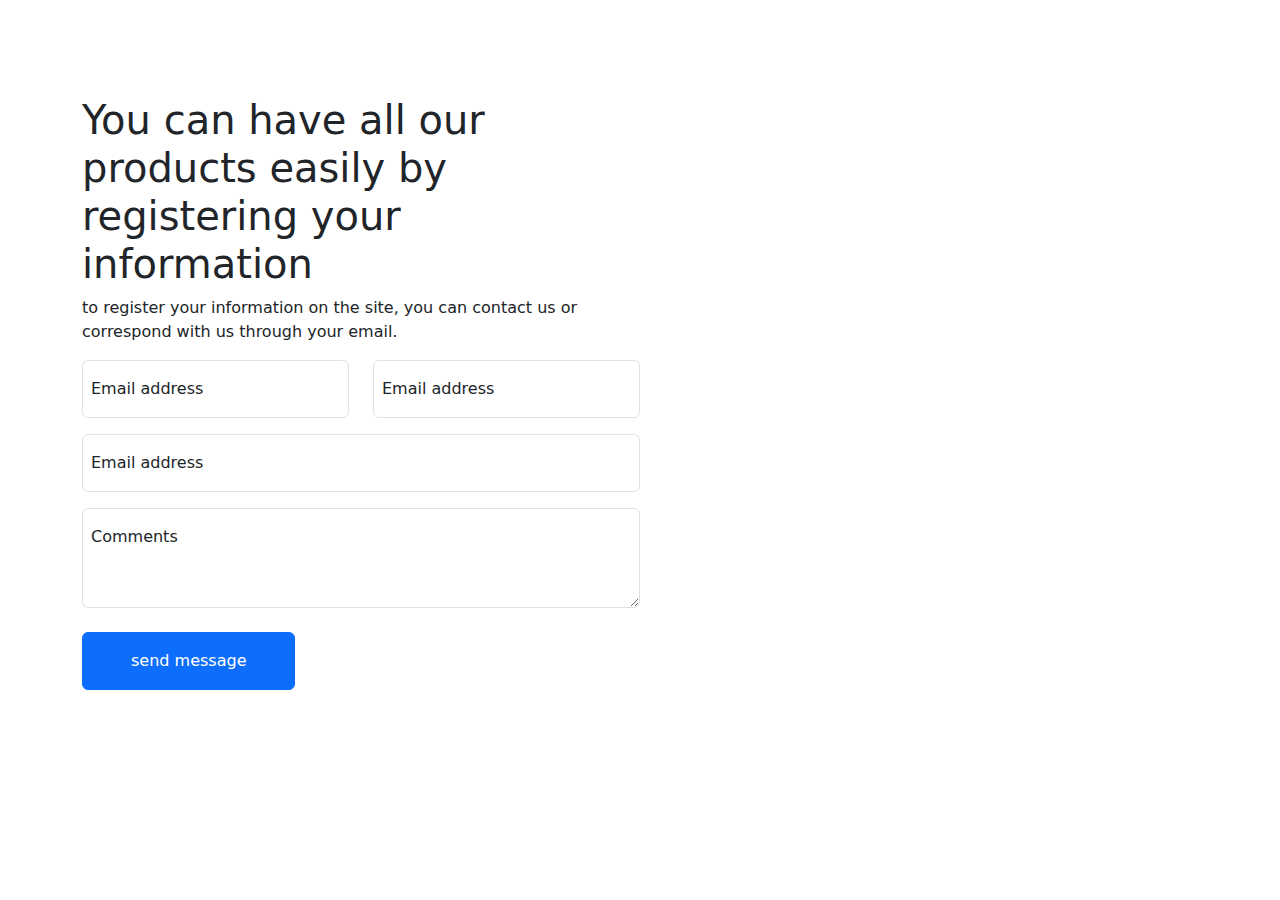
<file: index6.html>
<!DOCTYPE html>
<html lang="en">
<head>
    <meta charset="UTF-8">
    <meta name="viewport" content="width=device-width, initial-scale=1.0">
    <title>Document</title>
    <link href="https://cdn.jsdelivr.net/npm/bootstrap@5.3.3/dist/css/bootstrap.min.css" rel="stylesheet" integrity="sha384-QWTKZyjpPEjISv5WaRU9OFeRpok6YctnYmDr5pNlyT2bRjXh0JMhjY6hW+ALEwIH" crossorigin="anonymous">
</head>
<body>
    <section class="my-5 py-5">
        <div class="container d-flex gap-5">
        <div class="content col-12 col-lg-6">
            <h1>You can have all our products easily by registering your information</h1>
            <p>to register your information on the site, you can contact us or correspond with us through your email.</p>
            <div class="-content-form row">
                <div class="form-floating mb-3 col-12 col-md-6">
                    <input type="email" class="form-control" id="floatingInput" placeholder="name@example.com">
                    <label for="floatingInput" class="ms-2">Email address</label>
                  </div>
                  <div class="form-floating mb-3 col-12 col-md-6">
                    <input type="email" class="form-control" id="floatingInput" placeholder="name@example.com">
                    <label for="floatingInput" class="ms-2">Email address</label>
                  </div>
                  <div class="form-floating mb-3">
                    <input type="email" class="form-control" id="floatingInput" placeholder="name@example.com">
                    <label for="floatingInput" class="ms-2">Email address</label>
                  </div>
                  <div class="form-floating">
                    <textarea class="form-control" placeholder="Leave a comment here" id="floatingTextarea2" style="height: 100px"></textarea>
                    <label for="floatingTextarea2" class="ms-2">Comments</label>
                  </div>
                  <div class="btn-third py-4">
                    <button type="button" class="btn btn-primary px-5 py-3">send message</button>
                  </div>
            </div>

        </div>
        <div class="map col-12 col-lg-6"><div style="width: 100%"><iframe width="100%" height="600" frameborder="0" scrolling="no" marginheight="0" marginwidth="0" src="https://maps.google.com/maps?width=100%25&amp;height=600&amp;hl=en&amp;q=1%20Grafton%20Street,%20Dublin,%20Ireland+(My%20Business%20Name)&amp;t=&amp;z=14&amp;ie=UTF8&amp;iwloc=B&amp;output=embed"><a href="https://www.gps.ie/">gps drone</a></iframe></div></div>
        </div>
    </section>
    










    <script src="https://cdn.jsdelivr.net/npm/bootstrap@5.3.3/dist/js/bootstrap.bundle.min.js" integrity="sha384-YvpcrYf0tY3lHB60NNkmXc5s9fDVZLESaAA55NDzOxhy9GkcIdslK1eN7N6jIeHz" crossorigin="anonymous"></script>
</body>
</html>
</file>
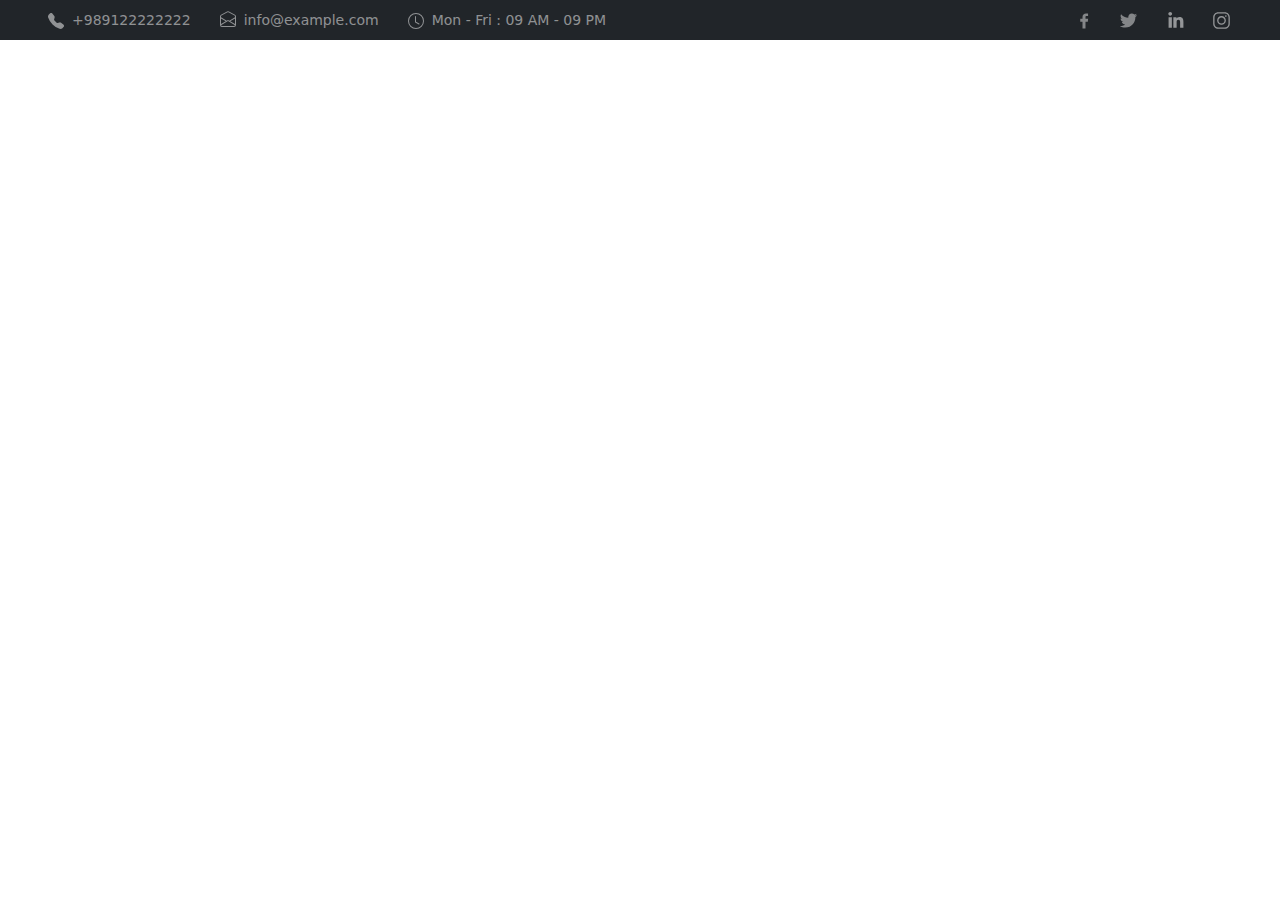
<file: navbar.html>
<!DOCTYPE html>
<html lang="en">
<head>
    <meta charset="UTF-8">
    <meta name="viewport" content="width=device-width, initial-scale=1.0">
    <title>Document</title>
    <link href="https://cdn.jsdelivr.net/npm/bootstrap@5.3.3/dist/css/bootstrap.min.css" rel="stylesheet" integrity="sha384-QWTKZyjpPEjISv5WaRU9OFeRpok6YctnYmDr5pNlyT2bRjXh0JMhjY6hW+ALEwIH" crossorigin="anonymous">
  
</head>
<body>
    <section
      class="bg_topbar bg-dark h-50 text-white-50 py-2 d-none d-lg-block"
    >
      <div class="container-fluid">
        <section class="content_topbar row align-items-center">
          <div class="left_content col-lg-7 px-5 text-start">
            <div
              class="item_topbar_1 h-100 d-inline-flex align-items-center me-4"
            >
              <small class="me-2">
                <svg
                  xmlns="http://www.w3.org/2000/svg"
                  width="16"
                  height="16"
                  fill="currentColor"
                  class="bi bi-telephone-fill"
                  viewBox="0 0 16 16"
                >
                  <path
                    fill-rule="evenodd"
                    d="M1.885.511a1.745 1.745 0 0 1 2.61.163L6.29 2.98c.329.423.445.974.315 1.494l-.547 2.19a.68.68 0 0 0 .178.643l2.457 2.457a.68.68 0 0 0 .644.178l2.189-.547a1.75 1.75 0 0 1 1.494.315l2.306 1.794c.829.645.905 1.87.163 2.611l-1.034 1.034c-.74.74-1.846 1.065-2.877.702a18.6 18.6 0 0 1-7.01-4.42 18.6 18.6 0 0 1-4.42-7.009c-.362-1.03-.037-2.137.703-2.877z"
                  />
                </svg>
              </small>
              <small class="phone_1">+989122222222</small>
            </div>
            
            <div
              class="item_topbar_2 h-100 d-inline-flex align-items-center me-4"
            >
              <small class="me-2">
                <svg
                  xmlns="http://www.w3.org/2000/svg"
                  width="16"
                  height="16"
                  fill="currentColor"
                  class="bi bi-envelope-open mb-1"
                  viewBox="0 0 16 16"
                >
                  <path
                    d="M8.47 1.318a1 1 0 0 0-.94 0l-6 3.2A1 1 0 0 0 1 5.4v.817l5.75 3.45L8 8.917l1.25.75L15 6.217V5.4a1 1 0 0 0-.53-.882zM15 7.383l-4.778 2.867L15 13.117zm-.035 6.88L8 10.082l-6.965 4.18A1 1 0 0 0 2 15h12a1 1 0 0 0 .965-.738ZM1 13.116l4.778-2.867L1 7.383v5.734ZM7.059.435a2 2 0 0 1 1.882 0l6 3.2A2 2 0 0 1 16 5.4V14a2 2 0 0 1-2 2H2a2 2 0 0 1-2-2V5.4a2 2 0 0 1 1.059-1.765z"
                  />
                </svg>
              </small>

              <small class="email">info@example.com</small>
            </div>
            
            <div
              class="item_topbar_3 h-100 d-inline-flex align-items-center me-4"
            >
              <small class="me-2">
                <svg
                  xmlns="http://www.w3.org/2000/svg"
                  width="16"
                  height="16"
                  fill="currentColor"
                  class="bi bi-clock"
                  viewBox="0 0 16 16"
                >
                  <path
                    d="M8 3.5a.5.5 0 0 0-1 0V9a.5.5 0 0 0 .252.434l3.5 2a.5.5 0 0 0 .496-.868L8 8.71z"
                  />
                  <path
                    d="M8 16A8 8 0 1 0 8 0a8 8 0 0 0 0 16m7-8A7 7 0 1 1 1 8a7 7 0 0 1 14 0"
                  />
                </svg>
              </small>

              <small class="time">Mon - Fri : 09 AM - 09 PM</small>
            </div>

            
          </div>
          
          <div class="right-content col-lg-5 text-end px-5 text-white-50">
            <div class="parent_logo h-100 d-inline-flex align-items-center">
              <div class="logo_1 ms-4">
                <a href="#">
                  <svg
                    xmlns="http://www.w3.org/2000/svg"
                    x="0px"
                    y="0px"
                    width="18"
                    height="18"
                    viewBox="0,0,256,256"
                  >
                    <g
                      fill-opacity="0.52157"
                      fill="#e1e1e1"
                      fill-rule="nonzero"
                      stroke="none"
                      stroke-width="1"
                      stroke-linecap="butt"
                      stroke-linejoin="miter"
                      stroke-miterlimit="10"
                      stroke-dasharray=""
                      stroke-dashoffset="0"
                      font-family="none"
                      font-weight="none"
                      font-size="none"
                      text-anchor="none"
                      style="mix-blend-mode: normal"
                    >
                      <g transform="scale(10.66667,10.66667)">
                        <path
                          d="M17.525,9h-3.525v-2c0,-1.032 0.084,-1.682 1.563,-1.682h1.868v-3.18c-0.909,-0.094 -1.823,-0.14 -2.738,-0.138c-2.713,0 -4.693,1.657 -4.693,4.699v2.301h-3v4l3,-0.001v9.001h4v-9.003l3.066,-0.001z"
                        ></path>
                      </g>
                    </g>
                  </svg>
                </a>
              </div>

              <div class="logo_2 ms-4">
                <a href="#">
                  <svg
                    xmlns="http://www.w3.org/2000/svg"
                    x="0px"
                    y="0px"
                    width="23"
                    height="23"
                    viewBox="0,0,256,256"
                  >
                    <g
                      fill-opacity="0.52157"
                      fill="#e1e1e1"
                      fill-rule="nonzero"
                      stroke="none"
                      stroke-width="1"
                      stroke-linecap="butt"
                      stroke-linejoin="miter"
                      stroke-miterlimit="10"
                      stroke-dasharray=""
                      stroke-dashoffset="0"
                      font-family="none"
                      font-weight="none"
                      font-size="none"
                      text-anchor="none"
                      style="mix-blend-mode: normal"
                    >
                      <g transform="scale(8,8)">
                        <path
                          d="M28,8.55859c-0.88281,0.39063 -1.83203,0.65625 -2.82812,0.77344c1.01563,-0.60937 1.79688,-1.57422 2.16406,-2.72266c-0.94922,0.5625 -2.00391,0.97266 -3.125,1.19531c-0.89844,-0.95703 -2.17969,-1.55859 -3.59375,-1.55859c-2.71875,0 -4.92578,2.20703 -4.92578,4.92578c0,0.38672 0.04297,0.76172 0.12891,1.12109c-4.09375,-0.20312 -7.72266,-2.16406 -10.14844,-5.14453c-0.42578,0.72656 -0.66797,1.57422 -0.66797,2.47656c0,1.70703 0.86719,3.21484 2.19141,4.09766c-0.80859,-0.02734 -1.56641,-0.24609 -2.23047,-0.61719c0,0.02344 0,0.04297 0,0.0625c0,2.38672 1.69531,4.37891 3.94922,4.82813c-0.41406,0.11328 -0.84766,0.17578 -1.29688,0.17578c-0.31641,0 -0.62891,-0.03125 -0.92578,-0.08984c0.625,1.95703 2.44531,3.37891 4.59766,3.42188c-1.68359,1.32031 -3.80859,2.10547 -6.11328,2.10547c-0.39844,0 -0.78906,-0.02344 -1.17578,-0.07031c2.17969,1.39844 4.76563,2.21484 7.54688,2.21484c9.05859,0 14.01172,-7.50391 14.01172,-14.01172c0,-0.21094 -0.00781,-0.42578 -0.01562,-0.63672c0.96094,-0.69531 1.79688,-1.5625 2.45703,-2.54687z"
                        ></path>
                      </g>
                    </g>
                  </svg>
                </a>
              </div>

              <div class="logo_3 ms-4">
                <a href="#">
                  <svg
                    xmlns="http://www.w3.org/2000/svg"
                    x="0px"
                    y="0px"
                    width="23"
                    height="23"
                    viewBox="0,0,256,256"
                  >
                    <g
                      fill-opacity="0.52157"
                      fill="#ffffff"
                      fill-rule="nonzero"
                      stroke="none"
                      stroke-width="1"
                      stroke-linecap="butt"
                      stroke-linejoin="miter"
                      stroke-miterlimit="10"
                      stroke-dasharray=""
                      stroke-dashoffset="0"
                      font-family="none"
                      font-weight="none"
                      font-size="none"
                      text-anchor="none"
                      style="mix-blend-mode: normal"
                    >
                      <g transform="scale(8,8)">
                        <path
                          d="M8.64258,4c-1.459,0 -2.64258,1.18163 -2.64258,2.64063c0,1.459 1.18262,2.66797 2.64063,2.66797c1.458,0 2.64258,-1.20897 2.64258,-2.66797c0,-1.458 -1.18163,-2.64062 -2.64062,-2.64062zM21.53516,11c-2.219,0 -3.48866,1.16045 -4.09766,2.31445h-0.06445v-2.00391h-4.37305v14.68945h4.55664v-7.27148c0,-1.916 0.14463,-3.76758 2.51563,-3.76758c2.337,0 2.37109,2.18467 2.37109,3.88867v7.15039h4.55078h0.00586v-8.06836c0,-3.948 -0.84884,-6.93164 -5.46484,-6.93164zM6.36328,11.31055v14.68945h4.56055v-14.68945z"
                        ></path>
                      </g>
                    </g>
                  </svg>
                </a>
              </div>

              <div class="logo_4 ms-4">
                <a href="#">
                  <svg
                    xmlns="http://www.w3.org/2000/svg"
                    x="0px"
                    y="0px"
                    width="21"
                    height="21"
                    viewBox="0,0,256,256"
                  >
                    <g
                      fill-opacity="0.52157"
                      fill="#ffffff"
                      fill-rule="nonzero"
                      stroke="none"
                      stroke-width="1"
                      stroke-linecap="butt"
                      stroke-linejoin="miter"
                      stroke-miterlimit="10"
                      stroke-dasharray=""
                      stroke-dashoffset="0"
                      font-family="none"
                      font-weight="none"
                      font-size="none"
                      text-anchor="none"
                      style="mix-blend-mode: normal"
                    >
                      <g transform="scale(5.33333,5.33333)">
                        <path
                          d="M16.5,5c-6.33361,0 -11.5,5.16639 -11.5,11.5v15c0,6.33276 5.16621,11.5 11.5,11.5h15c6.33294,0 11.5,-5.16706 11.5,-11.5v-15c0,-6.33379 -5.16724,-11.5 -11.5,-11.5zM16.5,8h15c4.71124,0 8.5,3.78779 8.5,8.5v15c0,4.71106 -3.78894,8.5 -8.5,8.5h-15c-4.71221,0 -8.5,-3.78876 -8.5,-8.5v-15c0,-4.71239 3.78761,-8.5 8.5,-8.5zM34,12c-1.105,0 -2,0.895 -2,2c0,1.105 0.895,2 2,2c1.105,0 2,-0.895 2,-2c0,-1.105 -0.895,-2 -2,-2zM24,14c-5.50482,0 -10,4.49518 -10,10c0,5.50482 4.49518,10 10,10c5.50482,0 10,-4.49518 10,-10c0,-5.50482 -4.49518,-10 -10,-10zM24,17c3.88318,0 7,3.11682 7,7c0,3.88318 -3.11682,7 -7,7c-3.88318,0 -7,-3.11682 -7,-7c0,-3.88318 3.11682,-7 7,-7z"
                        ></path>
                      </g>
                    </g>
                  </svg>
                </a>
              </div>
            </div>
          </div>
        </section>
      </div>
    </section>









    <script src="https://cdn.jsdelivr.net/npm/bootstrap@5.3.3/dist/js/bootstrap.bundle.min.js" integrity="sha384-YvpcrYf0tY3lHB60NNkmXc5s9fDVZLESaAA55NDzOxhy9GkcIdslK1eN7N6jIeHz" crossorigin="anonymous"></script>
</body>
</html>
</file>
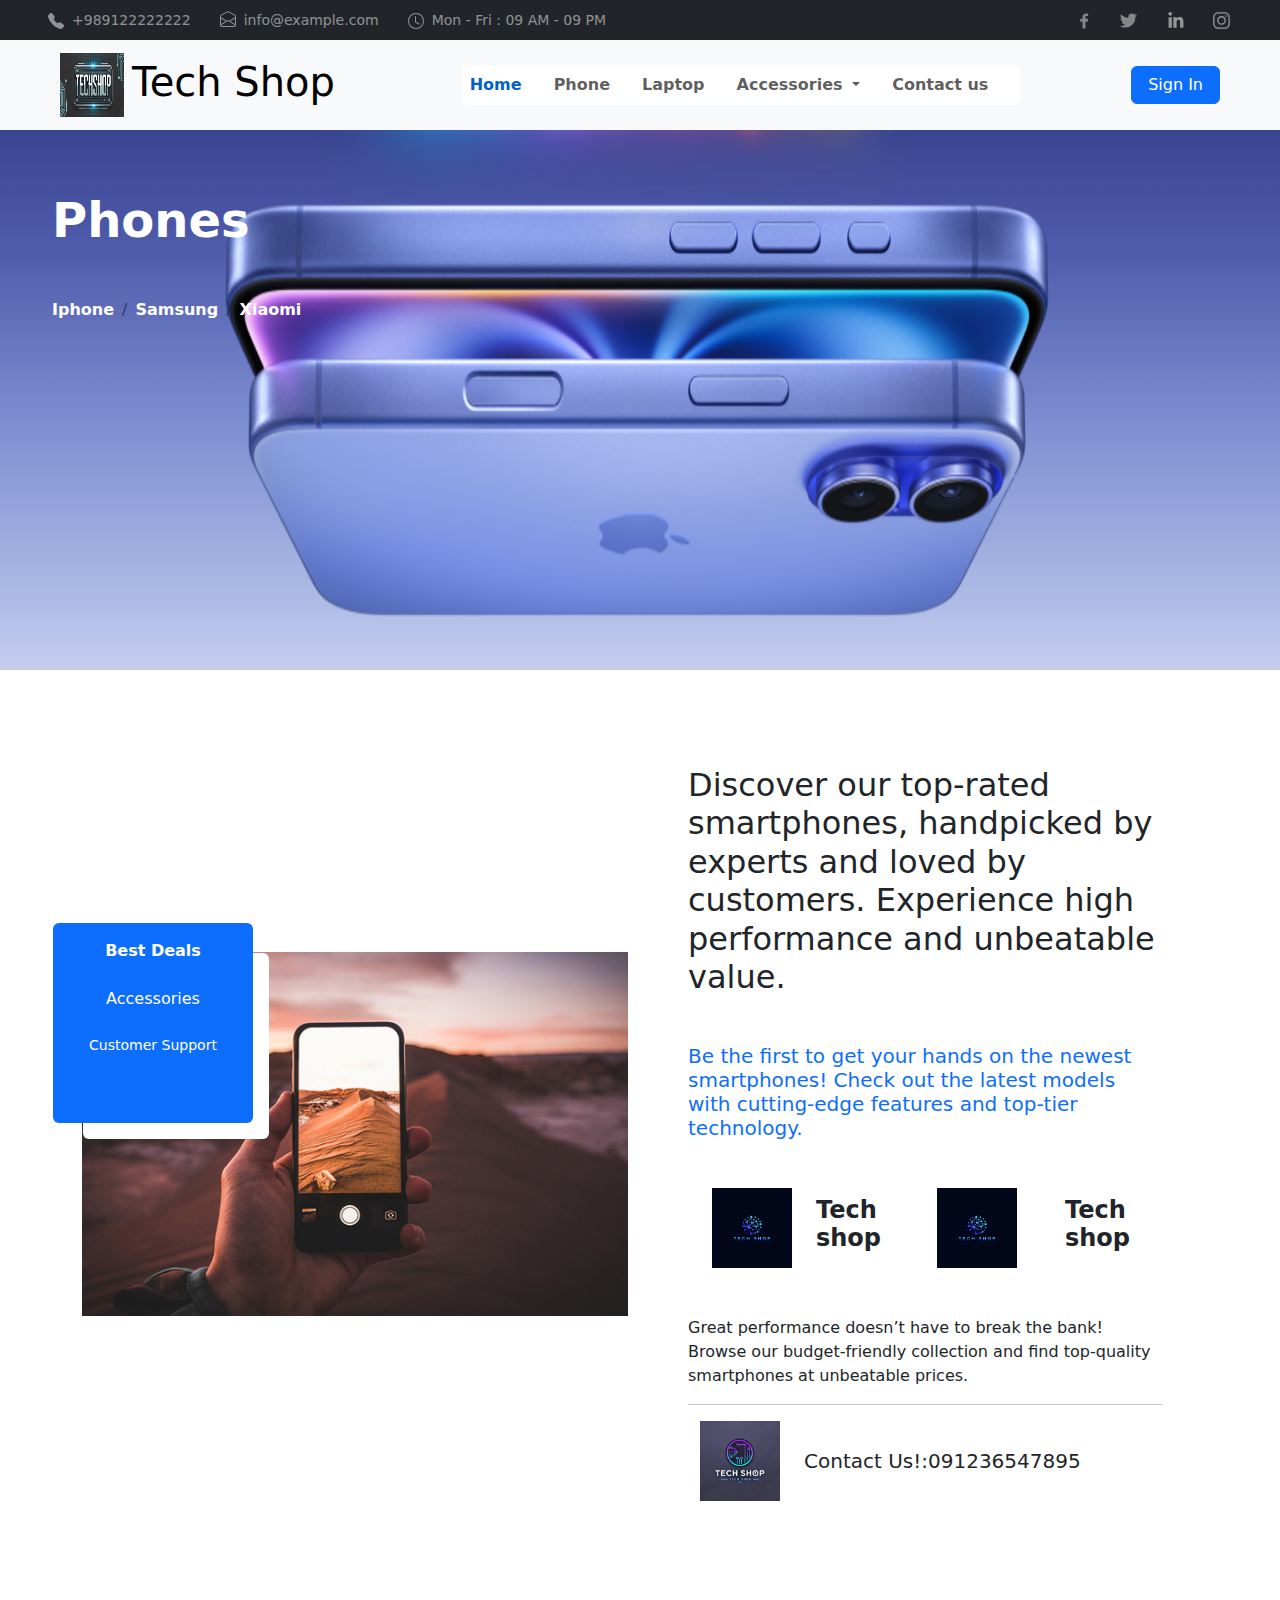
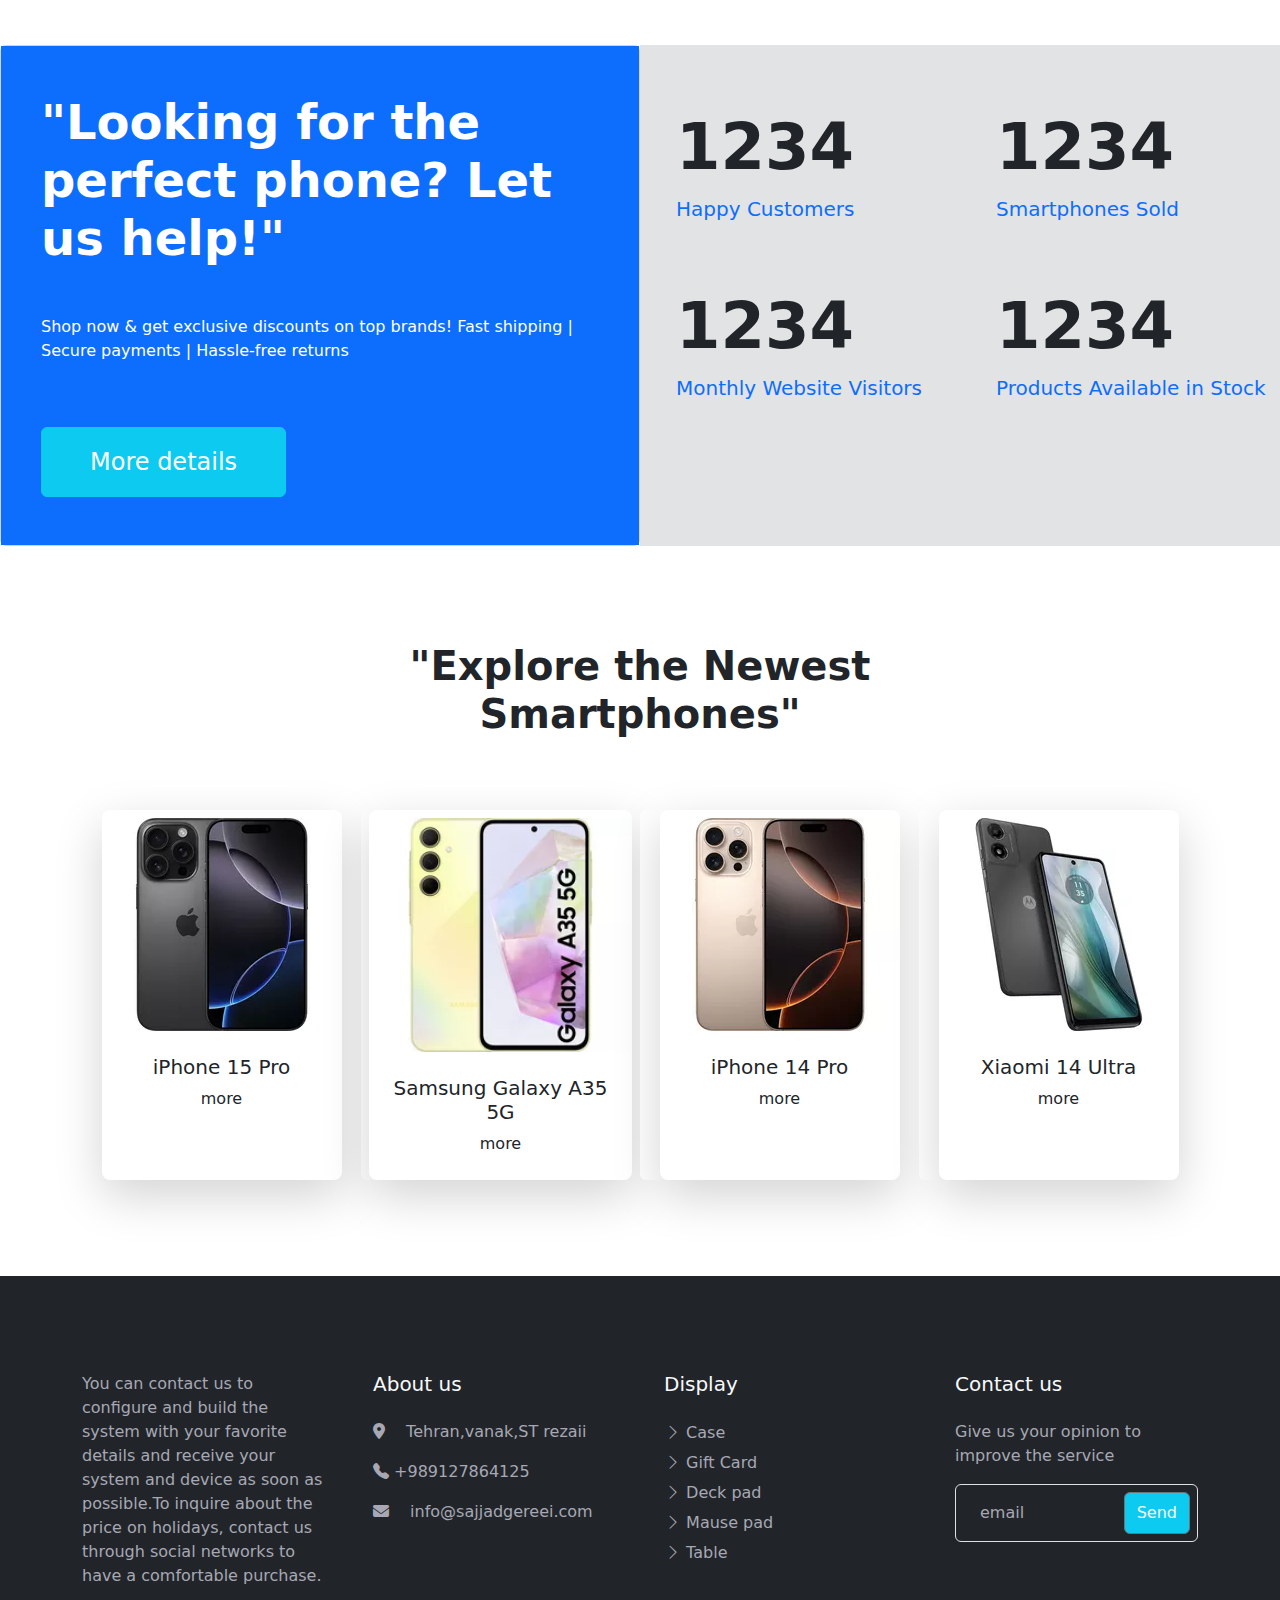
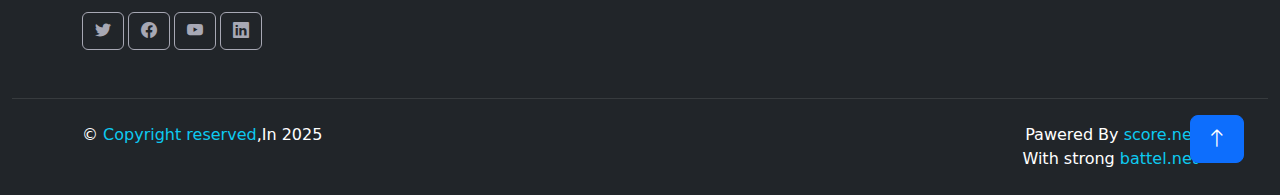
<file: Phone(menu item 2).html>
<!DOCTYPE html>
<html lang="en">
  <head>
    <meta charset="UTF-8" />
    <meta name="viewport" content="width=device-width, initial-scale=1.0" />
    <title>Phones</title>
    <link
      href="https://cdn.jsdelivr.net/npm/bootstrap@5.3.3/dist/css/bootstrap.min.css"
      rel="stylesheet"
      integrity="sha384-QWTKZyjpPEjISv5WaRU9OFeRpok6YctnYmDr5pNlyT2bRjXh0JMhjY6hW+ALEwIH"
      crossorigin="anonymous"
    />
    <link
      rel="stylesheet"
      href="https://cdnjs.cloudflare.com/ajax/libs/font-awesome/6.4.2/css/all.min.css"
    />

    <link
      rel="stylesheet"
      href="https://cdn.jsdelivr.net/npm/bootstrap-icons@1.11.3/font/bootstrap-icons.min.css"
    />

    <link rel="stylesheet" href="./phone(menu item 2).css" />
  </head>
  <body>
    <!-- =====================Header======================== -->
    <header class="header">
     

    <header>
<!-- ==========================top nav============== -->
      <section
   class="bg_topbar bg-dark h-50 text-white-50 py-2 d-none d-lg-block"
 >
   <div class="container-fluid">
     <section class="content_topbar row align-items-center">
       <div class="left_content col-lg-7 px-5 text-start">
         <div
           class="item_topbar_1 h-100 d-inline-flex align-items-center me-4"
         >
           <small class="me-2">
             <svg
               xmlns="http://www.w3.org/2000/svg"
               width="16"
               height="16"
               fill="currentColor"
               class="bi bi-telephone-fill"
               viewBox="0 0 16 16"
             >
               <path
                 fill-rule="evenodd"
                 d="M1.885.511a1.745 1.745 0 0 1 2.61.163L6.29 2.98c.329.423.445.974.315 1.494l-.547 2.19a.68.68 0 0 0 .178.643l2.457 2.457a.68.68 0 0 0 .644.178l2.189-.547a1.75 1.75 0 0 1 1.494.315l2.306 1.794c.829.645.905 1.87.163 2.611l-1.034 1.034c-.74.74-1.846 1.065-2.877.702a18.6 18.6 0 0 1-7.01-4.42 18.6 18.6 0 0 1-4.42-7.009c-.362-1.03-.037-2.137.703-2.877z"
               />
             </svg>
           </small>
           <small class="phone_1">+989122222222</small>
         </div>
         <!-- __ -->
         <div
           class="item_topbar_2 h-100 d-inline-flex align-items-center me-4"
         >
           <small class="me-2">
             <svg
               xmlns="http://www.w3.org/2000/svg"
               width="16"
               height="16"
               fill="currentColor"
               class="bi bi-envelope-open mb-1"
               viewBox="0 0 16 16"
             >
               <path
                 d="M8.47 1.318a1 1 0 0 0-.94 0l-6 3.2A1 1 0 0 0 1 5.4v.817l5.75 3.45L8 8.917l1.25.75L15 6.217V5.4a1 1 0 0 0-.53-.882zM15 7.383l-4.778 2.867L15 13.117zm-.035 6.88L8 10.082l-6.965 4.18A1 1 0 0 0 2 15h12a1 1 0 0 0 .965-.738ZM1 13.116l4.778-2.867L1 7.383v5.734ZM7.059.435a2 2 0 0 1 1.882 0l6 3.2A2 2 0 0 1 16 5.4V14a2 2 0 0 1-2 2H2a2 2 0 0 1-2-2V5.4a2 2 0 0 1 1.059-1.765z"
               />
             </svg>
           </small>

           <small class="email">info@example.com</small>
         </div>
         <!-- __ -->
         <div
           class="item_topbar_3 h-100 d-inline-flex align-items-center me-4"
         >
           <small class="me-2">
             <svg
               xmlns="http://www.w3.org/2000/svg"
               width="16"
               height="16"
               fill="currentColor"
               class="bi bi-clock"
               viewBox="0 0 16 16"
             >
               <path
                 d="M8 3.5a.5.5 0 0 0-1 0V9a.5.5 0 0 0 .252.434l3.5 2a.5.5 0 0 0 .496-.868L8 8.71z"
               />
               <path
                 d="M8 16A8 8 0 1 0 8 0a8 8 0 0 0 0 16m7-8A7 7 0 1 1 1 8a7 7 0 0 1 14 0"
               />
             </svg>
           </small>

           <small class="time">Mon - Fri : 09 AM - 09 PM</small>
         </div>

         
       </div>
       <!-- _______ -->
       <div class="right-content col-lg-5 text-end px-5 text-white-50">
         <div class="parent_logo h-100 d-inline-flex align-items-center">
           <div class="logo_1 ms-4">
             <a href="#">
               <svg
                 xmlns="http://www.w3.org/2000/svg"
                 x="0px"
                 y="0px"
                 width="18"
                 height="18"
                 viewBox="0,0,256,256"
               >
                 <g
                   fill-opacity="0.52157"
                   fill="#e1e1e1"
                   fill-rule="nonzero"
                   stroke="none"
                   stroke-width="1"
                   stroke-linecap="butt"
                   stroke-linejoin="miter"
                   stroke-miterlimit="10"
                   stroke-dasharray=""
                   stroke-dashoffset="0"
                   font-family="none"
                   font-weight="none"
                   font-size="none"
                   text-anchor="none"
                   style="mix-blend-mode: normal"
                 >
                   <g transform="scale(10.66667,10.66667)">
                     <path
                       d="M17.525,9h-3.525v-2c0,-1.032 0.084,-1.682 1.563,-1.682h1.868v-3.18c-0.909,-0.094 -1.823,-0.14 -2.738,-0.138c-2.713,0 -4.693,1.657 -4.693,4.699v2.301h-3v4l3,-0.001v9.001h4v-9.003l3.066,-0.001z"
                     ></path>
                   </g>
                 </g>
               </svg>
             </a>
           </div>

           <div class="logo_2 ms-4">
             <a href="#">
               <svg
                 xmlns="http://www.w3.org/2000/svg"
                 x="0px"
                 y="0px"
                 width="23"
                 height="23"
                 viewBox="0,0,256,256"
               >
                 <g
                   fill-opacity="0.52157"
                   fill="#e1e1e1"
                   fill-rule="nonzero"
                   stroke="none"
                   stroke-width="1"
                   stroke-linecap="butt"
                   stroke-linejoin="miter"
                   stroke-miterlimit="10"
                   stroke-dasharray=""
                   stroke-dashoffset="0"
                   font-family="none"
                   font-weight="none"
                   font-size="none"
                   text-anchor="none"
                   style="mix-blend-mode: normal"
                 >
                   <g transform="scale(8,8)">
                     <path
                       d="M28,8.55859c-0.88281,0.39063 -1.83203,0.65625 -2.82812,0.77344c1.01563,-0.60937 1.79688,-1.57422 2.16406,-2.72266c-0.94922,0.5625 -2.00391,0.97266 -3.125,1.19531c-0.89844,-0.95703 -2.17969,-1.55859 -3.59375,-1.55859c-2.71875,0 -4.92578,2.20703 -4.92578,4.92578c0,0.38672 0.04297,0.76172 0.12891,1.12109c-4.09375,-0.20312 -7.72266,-2.16406 -10.14844,-5.14453c-0.42578,0.72656 -0.66797,1.57422 -0.66797,2.47656c0,1.70703 0.86719,3.21484 2.19141,4.09766c-0.80859,-0.02734 -1.56641,-0.24609 -2.23047,-0.61719c0,0.02344 0,0.04297 0,0.0625c0,2.38672 1.69531,4.37891 3.94922,4.82813c-0.41406,0.11328 -0.84766,0.17578 -1.29688,0.17578c-0.31641,0 -0.62891,-0.03125 -0.92578,-0.08984c0.625,1.95703 2.44531,3.37891 4.59766,3.42188c-1.68359,1.32031 -3.80859,2.10547 -6.11328,2.10547c-0.39844,0 -0.78906,-0.02344 -1.17578,-0.07031c2.17969,1.39844 4.76563,2.21484 7.54688,2.21484c9.05859,0 14.01172,-7.50391 14.01172,-14.01172c0,-0.21094 -0.00781,-0.42578 -0.01562,-0.63672c0.96094,-0.69531 1.79688,-1.5625 2.45703,-2.54687z"
                     ></path>
                   </g>
                 </g>
               </svg>
             </a>
           </div>

           <div class="logo_3 ms-4">
             <a href="#">
               <svg
                 xmlns="http://www.w3.org/2000/svg"
                 x="0px"
                 y="0px"
                 width="23"
                 height="23"
                 viewBox="0,0,256,256"
               >
                 <g
                   fill-opacity="0.52157"
                   fill="#ffffff"
                   fill-rule="nonzero"
                   stroke="none"
                   stroke-width="1"
                   stroke-linecap="butt"
                   stroke-linejoin="miter"
                   stroke-miterlimit="10"
                   stroke-dasharray=""
                   stroke-dashoffset="0"
                   font-family="none"
                   font-weight="none"
                   font-size="none"
                   text-anchor="none"
                   style="mix-blend-mode: normal"
                 >
                   <g transform="scale(8,8)">
                     <path
                       d="M8.64258,4c-1.459,0 -2.64258,1.18163 -2.64258,2.64063c0,1.459 1.18262,2.66797 2.64063,2.66797c1.458,0 2.64258,-1.20897 2.64258,-2.66797c0,-1.458 -1.18163,-2.64062 -2.64062,-2.64062zM21.53516,11c-2.219,0 -3.48866,1.16045 -4.09766,2.31445h-0.06445v-2.00391h-4.37305v14.68945h4.55664v-7.27148c0,-1.916 0.14463,-3.76758 2.51563,-3.76758c2.337,0 2.37109,2.18467 2.37109,3.88867v7.15039h4.55078h0.00586v-8.06836c0,-3.948 -0.84884,-6.93164 -5.46484,-6.93164zM6.36328,11.31055v14.68945h4.56055v-14.68945z"
                     ></path>
                   </g>
                 </g>
               </svg>
             </a>
           </div>

           <div class="logo_4 ms-4">
             <a href="#">
               <svg
                 xmlns="http://www.w3.org/2000/svg"
                 x="0px"
                 y="0px"
                 width="21"
                 height="21"
                 viewBox="0,0,256,256"
               >
                 <g
                   fill-opacity="0.52157"
                   fill="#ffffff"
                   fill-rule="nonzero"
                   stroke="none"
                   stroke-width="1"
                   stroke-linecap="butt"
                   stroke-linejoin="miter"
                   stroke-miterlimit="10"
                   stroke-dasharray=""
                   stroke-dashoffset="0"
                   font-family="none"
                   font-weight="none"
                   font-size="none"
                   text-anchor="none"
                   style="mix-blend-mode: normal"
                 >
                   <g transform="scale(5.33333,5.33333)">
                     <path
                       d="M16.5,5c-6.33361,0 -11.5,5.16639 -11.5,11.5v15c0,6.33276 5.16621,11.5 11.5,11.5h15c6.33294,0 11.5,-5.16706 11.5,-11.5v-15c0,-6.33379 -5.16724,-11.5 -11.5,-11.5zM16.5,8h15c4.71124,0 8.5,3.78779 8.5,8.5v15c0,4.71106 -3.78894,8.5 -8.5,8.5h-15c-4.71221,0 -8.5,-3.78876 -8.5,-8.5v-15c0,-4.71239 3.78761,-8.5 8.5,-8.5zM34,12c-1.105,0 -2,0.895 -2,2c0,1.105 0.895,2 2,2c1.105,0 2,-0.895 2,-2c0,-1.105 -0.895,-2 -2,-2zM24,14c-5.50482,0 -10,4.49518 -10,10c0,5.50482 4.49518,10 10,10c5.50482,0 10,-4.49518 10,-10c0,-5.50482 -4.49518,-10 -10,-10zM24,17c3.88318,0 7,3.11682 7,7c0,3.88318 -3.11682,7 -7,7c-3.88318,0 -7,-3.11682 -7,-7c0,-3.88318 3.11682,-7 7,-7z"
                     ></path>
                   </g>
                 </g>
               </svg>
             </a>
           </div>
         </div>
       </div>
     </section>
   </div>
 </section>

 <!-- _______________________________________________________________________________________________ -->
 
 <header class="header">
   <!-- navbat -->

   <nav class="navbar navbar-expand-lg bg-light px-4 px-lg-5 sticky-top">
     <div class="container-fluid">
       <!-- #Logo & Website Title -->
       <a class="navbar-brand d-flex align-items-center" href="#">
         <h1 class="m-0">
           <img
             src="./image/Logo.jpg"
             alt="Logo"
             class="me-2 img-fluid  logo image_logo "
           />Tech Shop
         </h1>
       </a>
       <!-- #Menu Button in Mobile Size -->
       <button
         class="navbar-toggler"
         type="button"
         data-bs-toggle="collapse"
         data-bs-target="#navbarNavDropdown"
         aria-controls="navbarNavDropdown"
         aria-expanded="false"
         aria-label="Toggle navigation"
       >
         <span class="navbar-toggler-icon"></span>
       </button>
       <!-- #Menu -->
       <div class="collapse navbar-collapse" id="navbarNavDropdown">
         <div
           class="navbar-nav bg-light pe-4 py-3 py-lg-0 rounded mx-auto d-flex align-items-center bg-white"
         >
           <a class="nav-item fw-bold nav-link active" aria-current="page" href="./index.html"
             >Home</a
           >


           <a class="nav-item fw-bold ms-3 nav-link" href="./Phone(menu item 2).html">Phone</a>
           <a class="nav-item fw-bold ms-3 nav-link" href="./sajjad-gereei/laptops(menu item3).html"

             >Laptop</a
           >
           <div class="nav-item dropdown">
             <a
               class="nav-item fw-bold ms-3 nav-link dropdown-toggle ps-"
               href="#"
               data-bs-toggle="dropdown"
               aria-expanded="false"
             >
               Accessories
             </a>
             <div class="dropdown-menu border-0 m-0 bg-white">
               <a class="dropdown-item" href="./sajjad-gereei/keyboard(submenu_1).html"
                 >keyboard</a
               >
               <a class="dropdown-item" href="./Services.html">Services</a>
               <a class="dropdown-item" href="./AirPods.html">Airpods</a>
               <a class="dropdown-item" href="#">Watch</a>
             </div>
             <div class="show d-none">
               <a class="dropdown-subitem" href="./sajjad-gereei/keyboard(submenu_1).html">keyboard</a>
               <a class="dropdown-subitem" href="./Services.html">Services</a>
               <a class="dropdown-subitem" href="./AirPods.html">Airpods</a>
               <a class="dropdown-subitem" href="#">Watch</a>
             </div>
           </div>
           <a class="nav-item fw-bold ms-3 nav-link" href="#">Contact us</a>
         </div>
       </div>
       <!-- #SignIn Button -->
       <button type="button" class="btn btn-primary px-3 d-none d-lg-block">
         Sign In
       </button>
     </div>
   </nav>
 </header>

    </header>


    <!-- ==========================================================================================  -->
    <main>
      <!-- this is page-head - first section -->
      <div >
        <img
          class="header-image"
          src="./image/main phone photo.PNG"
          class="page-header w-100 object-fit"
          alt="header-image"
        />
        <div class="container py-5 card-img-overlay p-5 ms-1 mt-5">
          <h2 class="display-5 fw-bolder mt-5 pt-5 text-white">Phones</h2>
          <nav>
            <ol
              class="breadcrumb text-white justify-content-right bg-transparent mt-5"
            >
              <li class="breadcrumb-item">
                <a href="#" class="text-white fw-bolder text-decoration-none"
                  >Iphone</a
                >
              </li>
              <li class="breadcrumb-item">
                <a href="#" class="text-white fw-bolder text-decoration-none"
                  >Samsung</a
                >
              </li>
              <li class="breadcrumb-item">
                <a href="#" class="text-white fw-bolder text-decoration-none"
                  >Xiaomi</a
                >
              </li>
            </ol>
          </nav>
        </div>
      </div>

      <!-- second section-left  -->
      <section class="p-0 py-5 p-md-5">
        <div class="container">
          <div class="row align-items-center justify-content-between">
            <div class="col-12 col-lg-6">
              <div class="position-relative">
                <img
                  src="./image/second section-image.jpeg"
                  class="img-fluid"
                  alt=""
                />

                <div
                  class="card small-card-white position-absolute top-0 start-0 bg-white rounded pe-3 pb-3"
                >
                  <div
                    class="position-absolute top-0 start-0 bg-white rounded pe-3 pb-3"
                  >
                    <div
                      class="bg-primary small-card-text d-flex flex-column ustify-c ontent-center rounded text-center text-white p-3 rounded"
                    >
                      <strong>Best Deals</strong><br />
                      <span> Accessories</span><br />
                      <small>Customer Support</small>
                    </div>
                  </div>
                </div>
              </div>
            </div>
            <!-- the second section-right -->
            <div class="col-12 col-lg-6 p-3 p-md-5">
              <div class="card-body">
                <h2 class="card-title">
                  Discover our top-rated smartphones, handpicked by experts and
                  loved by customers. Experience high performance and unbeatable
                  value.
                </h2>
                <h3 class="mt-5 fs-5 text-primary mb-4">
                  Be the first to get your hands on the newest smartphones!
                  Check out the latest models with cutting-edge features and
                  top-tier technology.
                </h3>
                <div class="container mt-5 d-flex">
                  <div class="container-fluid d-flex align-items-center">
                    <img src="./image/tech.png" alt="small-photo" class="small-photo" />
                    <h4 class="fw-bolder ms-4">Tech shop</h4>
                  </div>
                  <div class="container-fluid d-flex align-items-center">
                    <img src="./image/tech.png" alt="small-photo" class="small-photo" />
                    <h4 class="fw-bold ms-5">Tech shop</h4>
                  </div>
                </div>
                <p class="fw-light mt-5">
                  Great performance doesn’t have to break the bank! Browse our
                  budget-friendly collection and find top-quality smartphones at
                  unbeatable prices.
                </p>
                <hr />
                <div class="container-fluid d-flex align-items-center">
                  <img src="./image/small.image1.webp" alt="small-photo" class="small-photo" />
                  <h5 class="ms-4 mb-0 mt-0">Contact Us!:091236547895</h5>
                </div>
              </div>
            </div>
          </div>
        </div>

        <!-- the third section-left -->
      </section>
      <article class="container-fluid my-5 row g-0">
        <div class="row g-0">
          <div class="col-lg-6 mb-3 mb-sm-0">
            <div class="card">
              <div class="card-body text-white bg-primary py-5">
                <h2 class="card-title fw-bolder display-5 ms-4">
                  "Looking for the perfect phone? Let us help!"
                </h2>
                <p class="card-text mt-5 ms-4 fw-medium">
                  Shop now & get exclusive discounts on top brands! Fast
                  shipping | Secure payments | Hassle-free returns
                </p>
                <a
                  href="#"
                  class="btn btn-card text-white ps-pe-5 btn-info ms-4 rounded mt-5"
                  >More details</a
                >
              </div>
            </div>
          </div>
          <!-- the third section-right -->
          <div class="container col-lg-6 bg-secondary-subtle">
            <div class="h-100 px-4 pe-lg-0">
              <div class="row mt-3 mb-3 g-5">
                <div class="col-6">
                  <h2 class="fw-bolder display-3">1234</h2>
                  <p class="fs-5 text-primary">Happy Customers</p>
                </div>
                <div class="col-6">
                  <h2 class="fw-bolder display-3">1234</h2>
                  <p class="fs-5 text-primary">Smartphones Sold</p>
                </div>
                <div class="col-6">
                  <h2 class="fw-bolder display-3">1234</h2>
                  <p class="fs-5 text-primary">Monthly Website Visitors</p>
                </div>
                <div class="col-6">
                  <h2 class="fw-bolder display-3">1234</h2>
                  <p class="fs-5 text-primary">Products Available in Stock</p>
                </div>
              </div>
            </div>
          </div>
        </div>
      </article>

      <!-- ======================= Last section============================ -->

      <section class="second-cards py-5 px-2">
        <div class="cards-content container">
          <h2
            class="fs-1 mb-5 fw-bolder text-center mx-auto col-12 col-lg-6 poppins-font"
          >
            "Explore the Newest Smartphones"
          </h2>
          <div class="cards-box d-flex flex-wrap justify-content-center">
            <div
              class="card border-0 mt-4 px-2 col-12 col-md-6 col-lg-3 d-flex flex-column align-items-center"
            >
              <div class="card-body shadow-lg p-0 rounded-3">
                <img
                  src="./image/small-phone1.webp"
                  class="card-image mt-2 card-img-top"
                  alt="..."
                />
                <div class="title p-4 text-center">
                  <h3 class="card-title fs-5 poppins-font">iPhone 15 Pro</h3>
                  <p class="card-text">more</p>
                </div>
                <div class="title-hidden p-4 text-center">
                  <h3 class="card-title fs-5 poppins-font">iPhone 15 Pro</h3>
                  <p class="card-text">more</p>
                  <div class="links">
                    <a class="btn btn-square btn-outline text-primary" href="">
                      <i class="fa-solid fa-share"></i>
                    </a>
                    <a class="btn btn-square btn-outline text-primary" href="">
                      <i class="fa-solid fa-share"></i>
                    </a>
                    <a class="btn btn-square btn-outline text-primary" href="">
                      <i class="fa-solid fa-share"></i>
                    </a>
                    <a class="btn btn-square btn-outline text-primary" href="">
                      <i class="fa-solid fa-share"></i>
                    </a>
                  </div>
                </div>
              </div>
            </div>
            <div
              class="card border-0 mt-4 px-2 col-12 col-md-6 col-lg-3 d-flex flex-column align-items-center"
            >
              <div class="card-body shadow-lg p-0 rounded-3">
                <img
                  src="./image/small-phone2.webp"
                  class="card-image mt-2"
                  alt="phone"
                />
                <div class="title p-4 text-center">
                  <h3 class="card-title fs-5 poppins-font">
                    Samsung Galaxy A35 5G
                  </h3>
                  <p class="card-text">more</p>
                </div>
                <div class="title-hidden p-4 text-center">
                  <h3 class="card-title fs-5 poppins-font">
                    Samsung Galaxy A35 5G
                  </h3>
                  <p class="card-text">more</p>
                  <div class="links">
                    <a class="btn btn-square btn-outline text-primary" href="">
                      <i class="fa-solid fa-share"></i>
                    </a>
                    <a class="btn btn-square btn-outline text-primary" href="">
                      <i class="fa-solid fa-share"></i>
                    </a>
                    <a class="btn btn-square btn-outline text-primary" href="">
                      <i class="fa-solid fa-share t"></i>
                    </a>
                    <a class="btn btn-square btn-outline text-primary" href="">
                      <i class="fa-solid fa-share"></i>
                    </a>
                  </div>
                </div>
              </div>
            </div>
            <div
              class="card border-0 mt-4 px-2 col-12 col-md-6 col-lg-3 d-flex flex-column align-items-center"
            >
              <div class="card-body shadow-lg p-0 rounded-3">
                <img
                  src="./image/small-phone3.webp"
                  class="card-image mt-2"
                  alt="phone"
                />
                <div class="title p-4 text-center">
                  <h3 class="card-title fs-5 poppins-font">iPhone 14 Pro</h3>
                  <p class="card-text">more</p>
                </div>
                <div class="title-hidden p-4 text-center">
                  <h3 class="card-title fs-5 poppins-font">iPhone 14 Pro</h3>
                  <p class="card-text">more</p>
                  <div class="links">
                    <a class="btn btn-square btn-outline text-primary" href="">
                      <i class="fa-solid fa-share"></i>
                    </a>
                    <a class="btn btn-square btn-outline text-primary" href="">
                      <i class="fa-solid fa-share"></i>
                    </a>
                    <a class="btn btn-square btn-outline text-primary" href="">
                      <i class="fa-solid fa-share"></i>
                    </a>
                    <a class="btn btn-square btn-outline text-primary" href="">
                      <i class="fa-solid fa-share"></i>
                    </a>
                  </div>
                </div>
              </div>
            </div>
            <div
              class="card border-0 mt-4 px-2 col-12 col-md-6 col-lg-3 d-flex flex-column align-items-center"
            >
              <div class="card-body shadow-lg p-0 rounded-3">
                <img
                  src="./image/small phone-4.webp"
                  class="card-image mt-2 card-img-top"
                  alt="phone"
                />
                <div class="title p-4 text-center">
                  <h3 class="card-title fs-5 poppins-font">Xiaomi 14 Ultra</h3>
                  <p class="card-text">more</p>
                </div>
                <div class="title-hidden p-4 text-center">
                  <h3 class="card-title fs-5 poppins-font">Xiaomi 14 Ultra</h3>
                  <p class="card-text">more</p>
                  <div class="links">
                    <a class="btn btn-square btn-outline text-primary" href="">
                      <i class="fa-solid fa-share"></i>
                    </a>
                    <a class="btn btn-square btn-outline text-primary" href="">
                      <i class="fa-solid fa-share"></i>
                    </a>
                    <a class="btn btn-square btn-outline text-primary" href="">
                      <i class="fa-solid fa-share"></i>
                    </a>
                    <a class="btn btn-square btn-outline text-primary" href="">
                      <i class="fa-solid fa-share"></i>
                    </a>
                  </div>
                </div>
              </div>
            </div>
          </div>
        </div>
      </section>
    

  </main>
    <!-- =================================Footer==================== -->
    <footer
    class="container-fluid text-bg-dark mt-5 pt-5"
    data-wow-delay="0.1s"
  >
    <!-- #Footer Top -->
    <div class="container footer py-5">
      <div class="row g-5">
        <!-- Footer Caption & Social-media Icons -->
        <div class="col-lg-3 col-md-6">
          <p>
            You can contact us to configure and build the system with your
            favorite details and receive your system and device as soon as
            possible.To inquire about the price on holidays, contact us
            through social networks to have a comfortable purchase.
          </p>
          <div class="d-flex pt-2">
            <a href="#" class="btn btn-square me-1 footer-icon">
              <i class="fab fa-twitter"></i>
            </a>
            <a href="#" class="btn btn-square me-1 footer-icon">
              <i class="bi bi-facebook"></i>
            </a>
            <a href="#" class="btn btn-square me-1 footer-icon">
              <i class="bi bi-youtube"></i>
            </a>
            <a href="#" class="btn btn-square me-1 footer-icon">
              <i class="bi bi-linkedin"></i>
            </a>
          </div>
        </div>
        <!-- #Footer Address -->
        <div class="col-lg-3 col-md-6">
          <h5 class="text-light mb-4">About us</h5>
          <p>
            <i class="fa fa-map-marker-alt me-3"></i> Tehran,vanak,ST rezaii
          </p>
          <p><i class="bi bi-telephone-fill"></i> +989127864125</p>
          <p><i class="fa fa-envelope me-3"></i> info@sajjadgereei.com</p>
        </div>
        <!-- #Footer Links -->
        <div class="col-lg-3 col-md-6 d-flex flex-column align-items-start">
          <h5 class="text-light mb-4">Display</h5>
          <a href="#" class="btn btn-link btn-footer me-1 mb-1"
            ><i class="bi bi-chevron-right"></i>
            <span class="btn-footer__span">Case</span></a
          >
          <a href="#" class="btn btn-link btn-footer me-1 mb-1"
            ><i class="bi bi-chevron-right"></i>
            <span class="btn-footer__span">Gift Card</span></a
          >
          <a href="#" class="btn btn-link btn-footer me-1 mb-1"
            ><i class="bi bi-chevron-right"></i>
            <span class="btn-footer__span">Deck pad</span></a
          >
          <a href="#" class="btn btn-link btn-footer me-1 mb-1"
            ><i class="bi bi-chevron-right"></i>
            <span class="btn-footer__span">Mause pad</span></a
          >
          <a href="#" class="btn btn-link btn-footer me-1 mb-1"
            ><i class="bi bi-chevron-right"></i>
            <span class="btn-footer__span">Table</span></a
          >
        </div>
        <!-- #Footer Newsletter (Input in Footer) -->
        <div class="col-lg-3 col-md-6">
          <h5 class="text-light mb-4">Contact us</h5>
          <p>Give us your opinion to improve the service</p>
          <div class="position-relative mx-auto" style="max-width: 400px">
            <input
              type="text"
              class="form-control bg-transparent w-100 py-3 ps-4 pe-5 input__footer"
              placeholder="email"
            />
            <button
              type="button"
              class="btn btn-secondary text-light bg-info position-absolute top-0 end-0 py-2 mt-2 me-2"
            >
              Send
            </button>
          </div>
        </div>
      </div>
    </div>
    <!-- #Footer Bottom -->
    <div class="container-fluid copyright">
      <div class="container">
        <div class="row py-4">
          <!-- #Footer Copyright Left -->
          <div class="col-md-6 text-center text-md-start mb-3 mb-md-0">
            © <a href="#" class="text-info">Copyright reserved</a>,In 2025
          </div>
          <!-- #Footer Copyright Right -->
          <div class="col-md-6 text-center text-md-end">
            Pawered By <a href="#" class="text-info">score.net</a>
            <br />
            With strong <a href="#" class="text-info">battel.net</a>
          </div>
        </div>
      </div>
      <a href="#" class="btn btn-lg btn-primary btn-lg-square back-to-up">
        <i class="bi bi-arrow-up"></i>
      </a>
    </div>
  </footer>
 

   


 

    <!-- ------------------------------------------------------------------------------------------------------------ -->
    <script
      src="https://cdn.jsdelivr.net/npm/bootstrap@5.3.3/dist/js/bootstrap.bundle.min.js"
      integrity="sha384-YvpcrYf0tY3lHB60NNkmXc5s9fDVZLESaAA55NDzOxhy9GkcIdslK1eN7N6jIeHz"
      crossorigin="anonymous"
    ></script>
  </body>
</html>
</file>
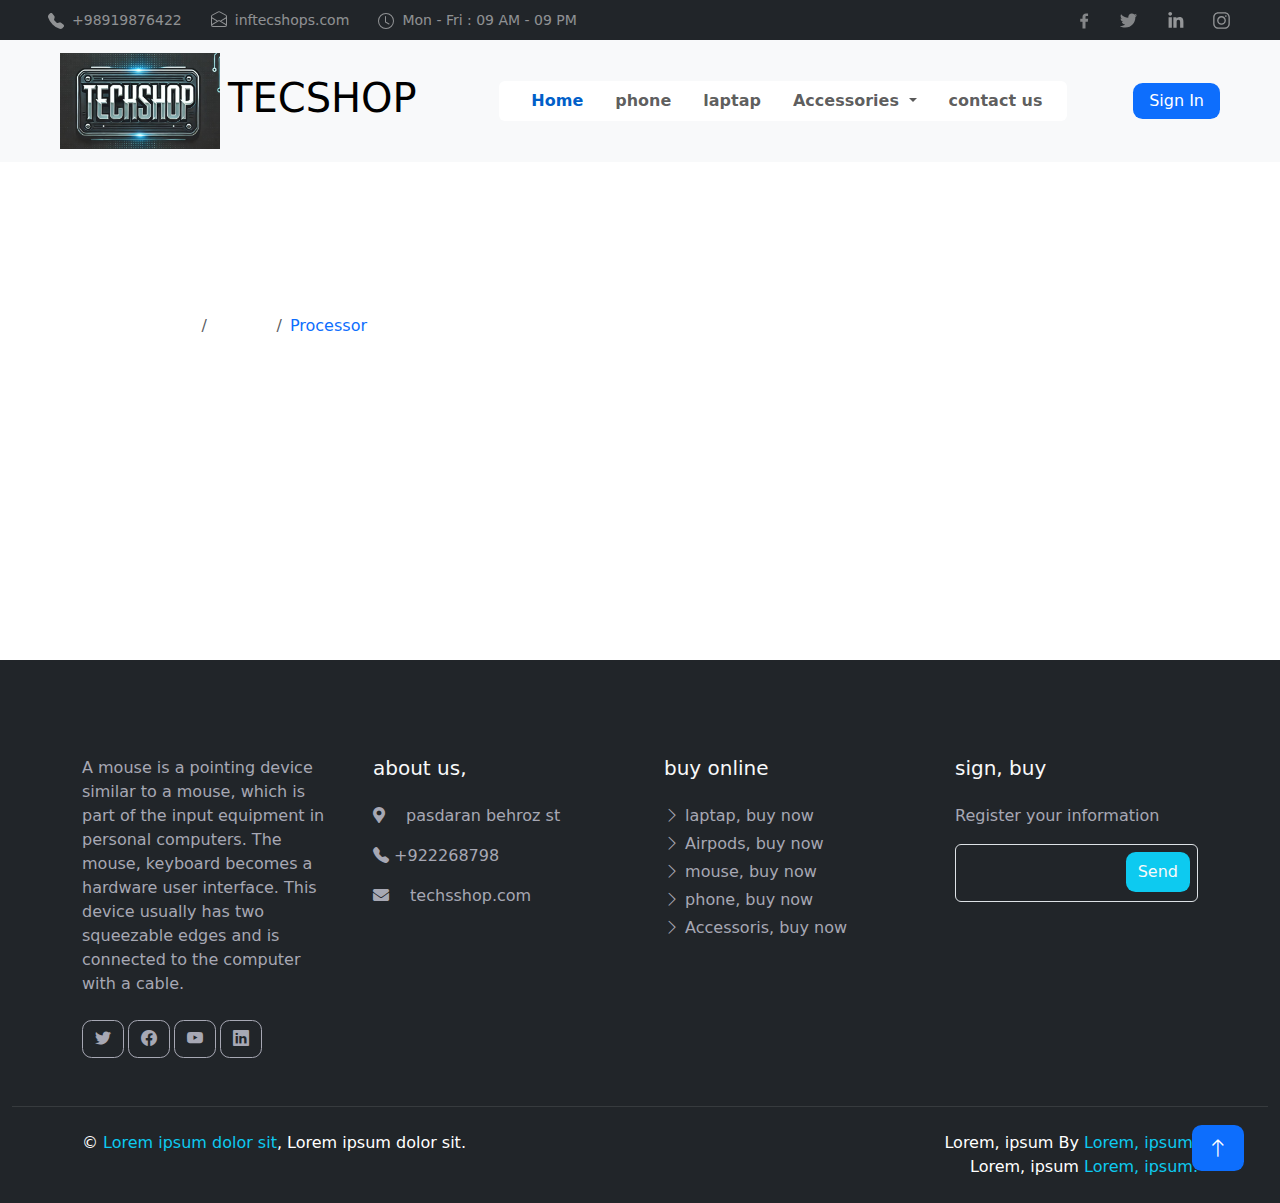
<file: submenu4.html>
<!DOCTYPE html>
<html lang="en">
<head>
    <meta charset="UTF-8">
    <meta name="viewport" content="width=device-width, initial-scale=1.0">
    <title>Document</title>
  <link rel="stylesheet" href="./contact us-sub4.css">
  <link href="https://cdn.jsdelivr.net/npm/bootstrap@5.3.3/dist/css/bootstrap.min.css" rel="stylesheet" integrity="sha384-QWTKZyjpPEjISv5WaRU9OFeRpok6YctnYmDr5pNlyT2bRjXh0JMhjY6hW+ALEwIH" crossorigin="anonymous">
  <link
      rel="stylesheet"
      href="https://cdn.jsdelivr.net/npm/bootstrap-icons@1.11.3/font/bootstrap-icons.min.css"
    />
    <link
      rel="stylesheet"
      href="https://use.fontawesome.com/releases/v5.8.2/css/all.css"
    />
</head>
<body>
    <section
    class="bg_topbar bg-dark h-50 text-white-50 py-2 d-none d-lg-block"
  >
    <div class="container-fluid">
      <section class="content_topbar row align-items-center">
        <div class="left_content col-lg-7 px-5 text-start">
          <div
            class="item_topbar_1 h-100 d-inline-flex align-items-center me-4"
          >
            <small class="me-2">
              <svg
                xmlns="http://www.w3.org/2000/svg"
                width="16"
                height="16"
                fill="currentColor"
                class="bi bi-telephone-fill"
                viewBox="0 0 16 16"
              >
                <path
                  fill-rule="evenodd"
                  d="M1.885.511a1.745 1.745 0 0 1 2.61.163L6.29 2.98c.329.423.445.974.315 1.494l-.547 2.19a.68.68 0 0 0 .178.643l2.457 2.457a.68.68 0 0 0 .644.178l2.189-.547a1.75 1.75 0 0 1 1.494.315l2.306 1.794c.829.645.905 1.87.163 2.611l-1.034 1.034c-.74.74-1.846 1.065-2.877.702a18.6 18.6 0 0 1-7.01-4.42 18.6 18.6 0 0 1-4.42-7.009c-.362-1.03-.037-2.137.703-2.877z"
                />
              </svg>
            </small>
            <small class="phone_1">+98919876422</small>
          </div>
          
          <div
            class="item_topbar_2 h-100 d-inline-flex align-items-center me-4"
          >
            <small class="me-2">
              <svg
                xmlns="http://www.w3.org/2000/svg"
                width="16"
                height="16"
                fill="currentColor"
                class="bi bi-envelope-open mb-1"
                viewBox="0 0 16 16"
              >
                <path
                  d="M8.47 1.318a1 1 0 0 0-.94 0l-6 3.2A1 1 0 0 0 1 5.4v.817l5.75 3.45L8 8.917l1.25.75L15 6.217V5.4a1 1 0 0 0-.53-.882zM15 7.383l-4.778 2.867L15 13.117zm-.035 6.88L8 10.082l-6.965 4.18A1 1 0 0 0 2 15h12a1 1 0 0 0 .965-.738ZM1 13.116l4.778-2.867L1 7.383v5.734ZM7.059.435a2 2 0 0 1 1.882 0l6 3.2A2 2 0 0 1 16 5.4V14a2 2 0 0 1-2 2H2a2 2 0 0 1-2-2V5.4a2 2 0 0 1 1.059-1.765z"
                />
              </svg>
            </small>

            <small class="email">inftecshops.com</small>
          </div>
          
          <div
            class="item_topbar_3 h-100 d-inline-flex align-items-center me-4"
          >
            <small class="me-2">
              <svg
                xmlns="http://www.w3.org/2000/svg"
                width="16"
                height="16"
                fill="currentColor"
                class="bi bi-clock"
                viewBox="0 0 16 16"
              >
                <path
                  d="M8 3.5a.5.5 0 0 0-1 0V9a.5.5 0 0 0 .252.434l3.5 2a.5.5 0 0 0 .496-.868L8 8.71z"
                />
                <path
                  d="M8 16A8 8 0 1 0 8 0a8 8 0 0 0 0 16m7-8A7 7 0 1 1 1 8a7 7 0 0 1 14 0"
                />
              </svg>
            </small>

            <small class="time">Mon - Fri : 09 AM - 09 PM</small>
          </div>

          
        </div>
        
        <div class="right-content col-lg-5 text-end px-5 text-white-50">
          <div class="parent_logo h-100 d-inline-flex align-items-center">
            <div class="logo_1 ms-4">
              <a href="#">
                <svg
                  xmlns="http://www.w3.org/2000/svg"
                  x="0px"
                  y="0px"
                  width="18"
                  height="18"
                  viewBox="0,0,256,256"
                >
                  <g
                    fill-opacity="0.52157"
                    fill="#e1e1e1"
                    fill-rule="nonzero"
                    stroke="none"
                    stroke-width="1"
                    stroke-linecap="butt"
                    stroke-linejoin="miter"
                    stroke-miterlimit="10"
                    stroke-dasharray=""
                    stroke-dashoffset="0"
                    font-family="none"
                    font-weight="none"
                    font-size="none"
                    text-anchor="none"
                    style="mix-blend-mode: normal"
                  >
                    <g transform="scale(10.66667,10.66667)">
                      <path
                        d="M17.525,9h-3.525v-2c0,-1.032 0.084,-1.682 1.563,-1.682h1.868v-3.18c-0.909,-0.094 -1.823,-0.14 -2.738,-0.138c-2.713,0 -4.693,1.657 -4.693,4.699v2.301h-3v4l3,-0.001v9.001h4v-9.003l3.066,-0.001z"
                      ></path>
                    </g>
                  </g>
                </svg>
              </a>
            </div>

            <div class="logo_2 ms-4">
              <a href="#">
                <svg
                  xmlns="http://www.w3.org/2000/svg"
                  x="0px"
                  y="0px"
                  width="23"
                  height="23"
                  viewBox="0,0,256,256"
                >
                  <g
                    fill-opacity="0.52157"
                    fill="#e1e1e1"
                    fill-rule="nonzero"
                    stroke="none"
                    stroke-width="1"
                    stroke-linecap="butt"
                    stroke-linejoin="miter"
                    stroke-miterlimit="10"
                    stroke-dasharray=""
                    stroke-dashoffset="0"
                    font-family="none"
                    font-weight="none"
                    font-size="none"
                    text-anchor="none"
                    style="mix-blend-mode: normal"
                  >
                    <g transform="scale(8,8)">
                      <path
                        d="M28,8.55859c-0.88281,0.39063 -1.83203,0.65625 -2.82812,0.77344c1.01563,-0.60937 1.79688,-1.57422 2.16406,-2.72266c-0.94922,0.5625 -2.00391,0.97266 -3.125,1.19531c-0.89844,-0.95703 -2.17969,-1.55859 -3.59375,-1.55859c-2.71875,0 -4.92578,2.20703 -4.92578,4.92578c0,0.38672 0.04297,0.76172 0.12891,1.12109c-4.09375,-0.20312 -7.72266,-2.16406 -10.14844,-5.14453c-0.42578,0.72656 -0.66797,1.57422 -0.66797,2.47656c0,1.70703 0.86719,3.21484 2.19141,4.09766c-0.80859,-0.02734 -1.56641,-0.24609 -2.23047,-0.61719c0,0.02344 0,0.04297 0,0.0625c0,2.38672 1.69531,4.37891 3.94922,4.82813c-0.41406,0.11328 -0.84766,0.17578 -1.29688,0.17578c-0.31641,0 -0.62891,-0.03125 -0.92578,-0.08984c0.625,1.95703 2.44531,3.37891 4.59766,3.42188c-1.68359,1.32031 -3.80859,2.10547 -6.11328,2.10547c-0.39844,0 -0.78906,-0.02344 -1.17578,-0.07031c2.17969,1.39844 4.76563,2.21484 7.54688,2.21484c9.05859,0 14.01172,-7.50391 14.01172,-14.01172c0,-0.21094 -0.00781,-0.42578 -0.01562,-0.63672c0.96094,-0.69531 1.79688,-1.5625 2.45703,-2.54687z"
                      ></path>
                    </g>
                  </g>
                </svg>
              </a>
            </div>

            <div class="logo_3 ms-4">
              <a href="#">
                <svg
                  xmlns="http://www.w3.org/2000/svg"
                  x="0px"
                  y="0px"
                  width="23"
                  height="23"
                  viewBox="0,0,256,256"
                >
                  <g
                    fill-opacity="0.52157"
                    fill="#ffffff"
                    fill-rule="nonzero"
                    stroke="none"
                    stroke-width="1"
                    stroke-linecap="butt"
                    stroke-linejoin="miter"
                    stroke-miterlimit="10"
                    stroke-dasharray=""
                    stroke-dashoffset="0"
                    font-family="none"
                    font-weight="none"
                    font-size="none"
                    text-anchor="none"
                    style="mix-blend-mode: normal"
                  >
                    <g transform="scale(8,8)">
                      <path
                        d="M8.64258,4c-1.459,0 -2.64258,1.18163 -2.64258,2.64063c0,1.459 1.18262,2.66797 2.64063,2.66797c1.458,0 2.64258,-1.20897 2.64258,-2.66797c0,-1.458 -1.18163,-2.64062 -2.64062,-2.64062zM21.53516,11c-2.219,0 -3.48866,1.16045 -4.09766,2.31445h-0.06445v-2.00391h-4.37305v14.68945h4.55664v-7.27148c0,-1.916 0.14463,-3.76758 2.51563,-3.76758c2.337,0 2.37109,2.18467 2.37109,3.88867v7.15039h4.55078h0.00586v-8.06836c0,-3.948 -0.84884,-6.93164 -5.46484,-6.93164zM6.36328,11.31055v14.68945h4.56055v-14.68945z"
                      ></path>
                    </g>
                  </g>
                </svg>
              </a>
            </div>

            <div class="logo_4 ms-4">
              <a href="#">
                <svg
                  xmlns="http://www.w3.org/2000/svg"
                  x="0px"
                  y="0px"
                  width="21"
                  height="21"
                  viewBox="0,0,256,256"
                >
                  <g
                    fill-opacity="0.52157"
                    fill="#ffffff"
                    fill-rule="nonzero"
                    stroke="none"
                    stroke-width="1"
                    stroke-linecap="butt"
                    stroke-linejoin="miter"
                    stroke-miterlimit="10"
                    stroke-dasharray=""
                    stroke-dashoffset="0"
                    font-family="none"
                    font-weight="none"
                    font-size="none"
                    text-anchor="none"
                    style="mix-blend-mode: normal"
                  >
                    <g transform="scale(5.33333,5.33333)">
                      <path
                        d="M16.5,5c-6.33361,0 -11.5,5.16639 -11.5,11.5v15c0,6.33276 5.16621,11.5 11.5,11.5h15c6.33294,0 11.5,-5.16706 11.5,-11.5v-15c0,-6.33379 -5.16724,-11.5 -11.5,-11.5zM16.5,8h15c4.71124,0 8.5,3.78779 8.5,8.5v15c0,4.71106 -3.78894,8.5 -8.5,8.5h-15c-4.71221,0 -8.5,-3.78876 -8.5,-8.5v-15c0,-4.71239 3.78761,-8.5 8.5,-8.5zM34,12c-1.105,0 -2,0.895 -2,2c0,1.105 0.895,2 2,2c1.105,0 2,-0.895 2,-2c0,-1.105 -0.895,-2 -2,-2zM24,14c-5.50482,0 -10,4.49518 -10,10c0,5.50482 4.49518,10 10,10c5.50482,0 10,-4.49518 10,-10c0,-5.50482 -4.49518,-10 -10,-10zM24,17c3.88318,0 7,3.11682 7,7c0,3.88318 -3.11682,7 -7,7c-3.88318,0 -7,-3.11682 -7,-7c0,-3.88318 3.11682,-7 7,-7z"
                      ></path>
                    </g>
                  </g>
                </svg>
              </a>
            </div>
          </div>
        </div>
      </section>
    </div>
  </section>
  <header class="header">
      <header class="header">
          <nav class="navbar navbar-expand-lg bg-light px-4 px-lg-5 sticky-top">
            <div class="container-fluid">
              <a class="navbar-brand d-flex align-items-center" href="#">
                <h1 class="m-0">
                  <img
                    src="./WhatsApp Image 2025-02-19 at 17.57.43 (1).jpeg"
                    alt="Logo"
                    class="me-2 img-fluid"
                  />TECSHOP
                </h1>
              </a>
              <button
                class="navbar-toggler"
                type="button"
                data-bs-toggle="collapse"
                data-bs-target="#navbarNavDropdown"
                aria-controls="navbarNavDropdown"
                aria-expanded="false"
                aria-label="Toggle navigation"
              >
                <span class="navbar-toggler-icon"></span>
              </button>
              <div class="collapse navbar-collapse" id="navbarNavDropdown">
                <div
                  class="navbar-nav bg-light pe-4 py-3 py-lg-0 rounded mx-auto d-flex align-items-center bg-white"
                >
                  <a class="nav-item nav-link active" aria-current="page" href="#"
                    >Home</a
                  >
                  <a class="nav-item nav-link" href="#">phone</a>
                  <a class="nav-item nav-link" href="#">laptap</a>
                  <div class="nav-item dropdown">
                    <a
                      class="nav-item nav-link dropdown-toggle ps-"
                      href="#"
                      data-bs-toggle="dropdown"
                      aria-expanded="false"
                    >
                      Accessories
                    </a>
                    <div class="dropdown-menu border-0 m-0 bg-white">
                      <a class="dropdown-item" href="#">keyboard</a>
                      <a class="dropdown-item" href="#">mause</a>
                      <a class="dropdown-item" href="#">Airpods</a>
                      <a class="dropdown-item" href="#">watch</a>
                    </div>
                    <div class="show d-none">
                      <a class="dropdown-subitem" href="#">Sub Menu 1</a>
                      <a class="dropdown-subitem" href="#">Sub Menu 2</a>
                      <a class="dropdown-subitem" href="#">Sub Menu 3</a>
                      <a class="dropdown-subitem" href="#">Sub Menu 4</a>
                    </div>
                  </div>
                  <a class="nav-item nav-link" href="#">contact us</a>
                </div>
              </div>
              <button type="button" class="btn btn-primary px-3 d-none d-lg-block">
                Sign In
              </button>
            </div>
          </nav>
        </header>
        <section class="sec_next_nav">
          <div class="container">
            <h1 class="fs-1 fw-bolder pt-5 ps-5 text-white">mause</h1>
  
            <nav aria-label=" breadcrumb">
              <ol class="ps-5 pt-5 breadcrumb">
                <li class="breadcrumb-item">
                  <a href="./laptops(menu item3).html" class="text-white text-decoration-none fw-medium"><span class="li_hover">Laptops</span></a>
                </li>
                <li class="breadcrumb-item">
                  <a href="#" class="text-white text-decoration-none fw-medium"><span class="li_hover">mause</span></a>
                </li>
                <li class="breadcrumb-item text-light text-decoration-none fw-medium">
                  <span class="text-primary">Processor</span>
                </li>
              </ol>
            </nav>
          </div>
        </section>
        <footer
            class="container-fluid text-bg-dark mt-5 pt-5"
            data-wow-delay="0.1s"
          >
    
            <div class="container footer py-5">
              <div class="row g-5">
                <div class="col-lg-3 col-md-6">
                  <p>
                    A mouse is a pointing device similar to a mouse, which is part of the input equipment in personal computers. The mouse, keyboard becomes a hardware user interface. This device usually has two squeezable edges and is connected to the computer with a cable.
                  </p>
                  <div class="d-flex pt-2">
                    <a href="#" class="btn btn-square me-1 footer-icon">
                      <i class="fab fa-twitter"></i>
                    </a>
                    <a href="#" class="btn btn-square me-1 footer-icon">
                      <i class="bi bi-facebook"></i>
                    </a>
                    <a href="#" class="btn btn-square me-1 footer-icon">
                      <i class="bi bi-youtube"></i>
                    </a>
                    <a href="#" class="btn btn-square me-1 footer-icon">
                      <i class="bi bi-linkedin"></i>
                    </a>
                  </div>
                </div>
                <div class="col-lg-3 col-md-6">
                  <h5 class="text-light mb-4">about us,</h5>
                  <p>
                    <i class="fa fa-map-marker-alt me-3"></i> pasdaran behroz st
                  </p>
                  <p><i class="bi bi-telephone-fill"></i> +922268798</p>
                  <p><i class="fa fa-envelope me-3"></i> techsshop.com</p>
                </div>
                <div class="col-lg-3 col-md-6">
                  <h5 class="text-light mb-4">buy online</h5>
                  <a href="#" class="btn btn-link btn-footer me-1 mb-1"
                    ><i class="bi bi-chevron-right"></i>
                    <span class="btn-footer__span">laptap, buy now</span></a
                  >
                  <a href="#" class="btn btn-link btn-footer me-1 mb-1"
                    ><i class="bi bi-chevron-right"></i>
                    <span class="btn-footer__span">Airpods, buy now</span></a
                  >
                  <a href="#" class="btn btn-link btn-footer me-1 mb-1"
                    ><i class="bi bi-chevron-right"></i>
                    <span class="btn-footer__span">mouse, buy now</span></a
                  >
                  <a href="#" class="btn btn-link btn-footer me-1 mb-1"
                    ><i class="bi bi-chevron-right"></i>
                    <span class="btn-footer__span">phone, buy now</span></a
                  >
                  <a href="#" class="btn btn-link btn-footer me-1 mb-1"
                    ><i class="bi bi-chevron-right"></i>
                    <span class="btn-footer__span">Accessoris, buy now</span></a
                  >
                </div>
                <div class="col-lg-3 col-md-6">
                  <h5 class="text-light mb-4">sign, buy</h5>
                  <p>Register your information</p>
                  <div class="position-relative mx-auto" style="max-width: 400px">
                    <input
                      type="text"
                      class="form-control bg-transparent w-100 py-3 ps-4 pe-5 input__footer"
                      placeholder="email"
                    />
                    <button
                      type="button"
                      class="btn btn-secondary text-light bg-info position-absolute top-0 end-0 py-2 mt-2 me-2"
                    >
                      Send
                    </button>
                  </div>
                </div>
              </div>
            </div>
            <div class="container-fluid copyright">
              <div class="container">
                <div class="row py-4">
                  <div class="col-md-6 text-center text-md-start mb-3 mb-md-0">
                    © <a href="#" class="text-info">Lorem ipsum dolor sit</a>, Lorem
                    ipsum dolor sit.
                  </div>
                  <div class="col-md-6 text-center text-md-end">
                    Lorem, ipsum By <a href="#" class="text-info">Lorem, ipsum.</a>
                    <br />
                    Lorem, ipsum <a href="#" class="text-info">Lorem, ipsum.</a>
                  </div>
                </div>
              </div>
              <a href="#" class="btn btn-lg btn-primary btn-lg-square back-to-up">
                <i class="bi bi-arrow-up"></i>
              </a>
            </div>
          </footer>
    















    <script src="https://cdn.jsdelivr.net/npm/bootstrap@5.3.3/dist/js/bootstrap.bundle.min.js" integrity="sha384-YvpcrYf0tY3lHB60NNkmXc5s9fDVZLESaAA55NDzOxhy9GkcIdslK1eN7N6jIeHz" crossorigin="anonymous"></script>
</body>
</html>
</file>
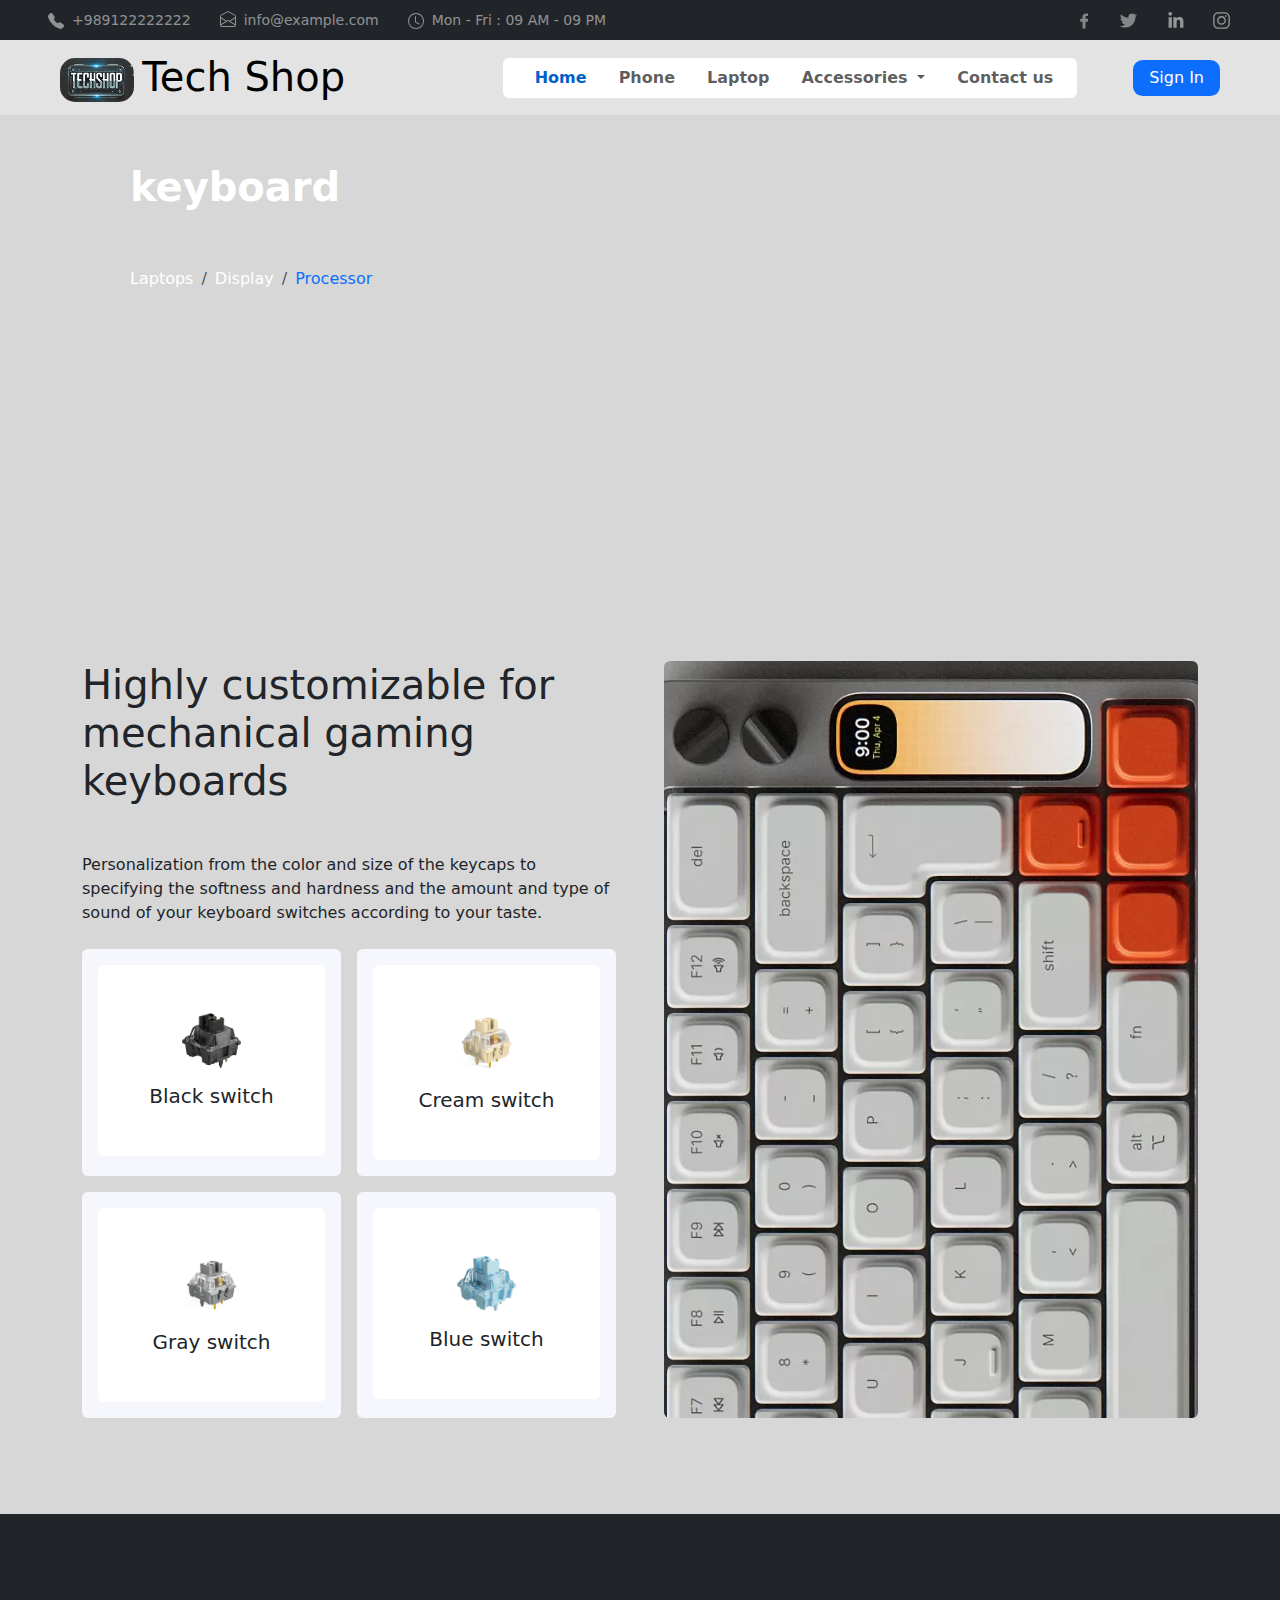
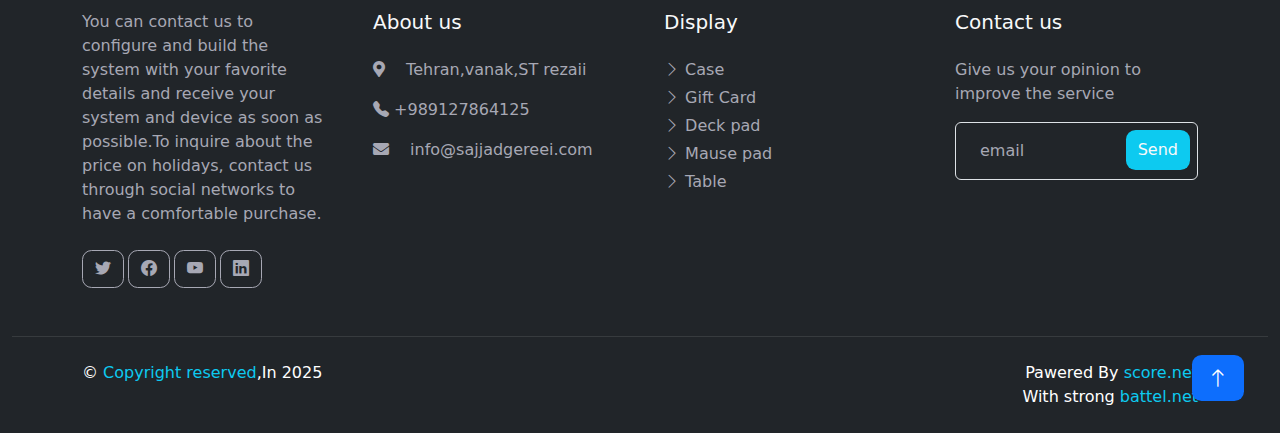
<file: sajjad-gereei/keyboard(submenu_1).html>
<!DOCTYPE html>
<html lang="en">
  <head>
    <meta charset="UTF-8" />
    <meta name="viewport" content="width=device-width, initial-scale=1.0" />
    <title>Document</title>
    <link
      href="https://cdn.jsdelivr.net/npm/bootstrap@5.3.3/dist/css/bootstrap.min.css"
      rel="stylesheet"
      integrity="sha384-QWTKZyjpPEjISv5WaRU9OFeRpok6YctnYmDr5pNlyT2bRjXh0JMhjY6hW+ALEwIH"
      crossorigin="anonymous"
    />

    <link rel="stylesheet" href="./keyboard(submenu_1).css" />

    <!-- __________________________________________ -->
    <!-- For Icons (i elements) -->
    <link
      rel="stylesheet"
      href="https://cdn.jsdelivr.net/npm/bootstrap-icons@1.11.3/font/bootstrap-icons.min.css"
    />
    <link
      rel="stylesheet"
      href="https://use.fontawesome.com/releases/v5.8.2/css/all.css"
    />
  </head>

  <body>
    <!-- _______________________________________________________________________________________________ -->
    <!-- topbar -->
    <!-- __________________________________________ -->
    <section
      class="bg_topbar bg-dark h-50 text-white-50 py-2 d-none d-lg-block"
    >
      <div class="container-fluid">
        <section class="content_topbar row align-items-center">
          <div class="left_content col-lg-7 px-5 text-start">
            <div
              class="item_topbar_1 h-100 d-inline-flex align-items-center me-4"
            >
              <small class="me-2">
                <svg
                  xmlns="http://www.w3.org/2000/svg"
                  width="16"
                  height="16"
                  fill="currentColor"
                  class="bi bi-telephone-fill"
                  viewBox="0 0 16 16"
                >
                  <path
                    fill-rule="evenodd"
                    d="M1.885.511a1.745 1.745 0 0 1 2.61.163L6.29 2.98c.329.423.445.974.315 1.494l-.547 2.19a.68.68 0 0 0 .178.643l2.457 2.457a.68.68 0 0 0 .644.178l2.189-.547a1.75 1.75 0 0 1 1.494.315l2.306 1.794c.829.645.905 1.87.163 2.611l-1.034 1.034c-.74.74-1.846 1.065-2.877.702a18.6 18.6 0 0 1-7.01-4.42 18.6 18.6 0 0 1-4.42-7.009c-.362-1.03-.037-2.137.703-2.877z"
                  />
                </svg>
              </small>
              <small class="phone_1">+989122222222</small>
            </div>
            <!-- __ -->
            <div
              class="item_topbar_2 h-100 d-inline-flex align-items-center me-4"
            >
              <small class="me-2">
                <svg
                  xmlns="http://www.w3.org/2000/svg"
                  width="16"
                  height="16"
                  fill="currentColor"
                  class="bi bi-envelope-open mb-1"
                  viewBox="0 0 16 16"
                >
                  <path
                    d="M8.47 1.318a1 1 0 0 0-.94 0l-6 3.2A1 1 0 0 0 1 5.4v.817l5.75 3.45L8 8.917l1.25.75L15 6.217V5.4a1 1 0 0 0-.53-.882zM15 7.383l-4.778 2.867L15 13.117zm-.035 6.88L8 10.082l-6.965 4.18A1 1 0 0 0 2 15h12a1 1 0 0 0 .965-.738ZM1 13.116l4.778-2.867L1 7.383v5.734ZM7.059.435a2 2 0 0 1 1.882 0l6 3.2A2 2 0 0 1 16 5.4V14a2 2 0 0 1-2 2H2a2 2 0 0 1-2-2V5.4a2 2 0 0 1 1.059-1.765z"
                  />
                </svg>
              </small>

              <small class="email">info@example.com</small>
            </div>
            <!-- __ -->
            <div
              class="item_topbar_3 h-100 d-inline-flex align-items-center me-4"
            >
              <small class="me-2">
                <svg
                  xmlns="http://www.w3.org/2000/svg"
                  width="16"
                  height="16"
                  fill="currentColor"
                  class="bi bi-clock"
                  viewBox="0 0 16 16"
                >
                  <path
                    d="M8 3.5a.5.5 0 0 0-1 0V9a.5.5 0 0 0 .252.434l3.5 2a.5.5 0 0 0 .496-.868L8 8.71z"
                  />
                  <path
                    d="M8 16A8 8 0 1 0 8 0a8 8 0 0 0 0 16m7-8A7 7 0 1 1 1 8a7 7 0 0 1 14 0"
                  />
                </svg>
              </small>

              <small class="time">Mon - Fri : 09 AM - 09 PM</small>
            </div>

            <!-- __ -->
          </div>
          <!-- _______ -->
          <div class="right-content col-lg-5 text-end px-5 text-white-50">
            <div class="parent_logo h-100 d-inline-flex align-items-center">
              <div class="logo_1 ms-4">
                <a href="#">
                  <svg
                    xmlns="http://www.w3.org/2000/svg"
                    x="0px"
                    y="0px"
                    width="18"
                    height="18"
                    viewBox="0,0,256,256"
                  >
                    <g
                      fill-opacity="0.52157"
                      fill="#e1e1e1"
                      fill-rule="nonzero"
                      stroke="none"
                      stroke-width="1"
                      stroke-linecap="butt"
                      stroke-linejoin="miter"
                      stroke-miterlimit="10"
                      stroke-dasharray=""
                      stroke-dashoffset="0"
                      font-family="none"
                      font-weight="none"
                      font-size="none"
                      text-anchor="none"
                      style="mix-blend-mode: normal"
                    >
                      <g transform="scale(10.66667,10.66667)">
                        <path
                          d="M17.525,9h-3.525v-2c0,-1.032 0.084,-1.682 1.563,-1.682h1.868v-3.18c-0.909,-0.094 -1.823,-0.14 -2.738,-0.138c-2.713,0 -4.693,1.657 -4.693,4.699v2.301h-3v4l3,-0.001v9.001h4v-9.003l3.066,-0.001z"
                        ></path>
                      </g>
                    </g>
                  </svg>
                </a>
              </div>

              <div class="logo_2 ms-4">
                <a href="#">
                  <svg
                    xmlns="http://www.w3.org/2000/svg"
                    x="0px"
                    y="0px"
                    width="23"
                    height="23"
                    viewBox="0,0,256,256"
                  >
                    <g
                      fill-opacity="0.52157"
                      fill="#e1e1e1"
                      fill-rule="nonzero"
                      stroke="none"
                      stroke-width="1"
                      stroke-linecap="butt"
                      stroke-linejoin="miter"
                      stroke-miterlimit="10"
                      stroke-dasharray=""
                      stroke-dashoffset="0"
                      font-family="none"
                      font-weight="none"
                      font-size="none"
                      text-anchor="none"
                      style="mix-blend-mode: normal"
                    >
                      <g transform="scale(8,8)">
                        <path
                          d="M28,8.55859c-0.88281,0.39063 -1.83203,0.65625 -2.82812,0.77344c1.01563,-0.60937 1.79688,-1.57422 2.16406,-2.72266c-0.94922,0.5625 -2.00391,0.97266 -3.125,1.19531c-0.89844,-0.95703 -2.17969,-1.55859 -3.59375,-1.55859c-2.71875,0 -4.92578,2.20703 -4.92578,4.92578c0,0.38672 0.04297,0.76172 0.12891,1.12109c-4.09375,-0.20312 -7.72266,-2.16406 -10.14844,-5.14453c-0.42578,0.72656 -0.66797,1.57422 -0.66797,2.47656c0,1.70703 0.86719,3.21484 2.19141,4.09766c-0.80859,-0.02734 -1.56641,-0.24609 -2.23047,-0.61719c0,0.02344 0,0.04297 0,0.0625c0,2.38672 1.69531,4.37891 3.94922,4.82813c-0.41406,0.11328 -0.84766,0.17578 -1.29688,0.17578c-0.31641,0 -0.62891,-0.03125 -0.92578,-0.08984c0.625,1.95703 2.44531,3.37891 4.59766,3.42188c-1.68359,1.32031 -3.80859,2.10547 -6.11328,2.10547c-0.39844,0 -0.78906,-0.02344 -1.17578,-0.07031c2.17969,1.39844 4.76563,2.21484 7.54688,2.21484c9.05859,0 14.01172,-7.50391 14.01172,-14.01172c0,-0.21094 -0.00781,-0.42578 -0.01562,-0.63672c0.96094,-0.69531 1.79688,-1.5625 2.45703,-2.54687z"
                        ></path>
                      </g>
                    </g>
                  </svg>
                </a>
              </div>

              <div class="logo_3 ms-4">
                <a href="#">
                  <svg
                    xmlns="http://www.w3.org/2000/svg"
                    x="0px"
                    y="0px"
                    width="23"
                    height="23"
                    viewBox="0,0,256,256"
                  >
                    <g
                      fill-opacity="0.52157"
                      fill="#ffffff"
                      fill-rule="nonzero"
                      stroke="none"
                      stroke-width="1"
                      stroke-linecap="butt"
                      stroke-linejoin="miter"
                      stroke-miterlimit="10"
                      stroke-dasharray=""
                      stroke-dashoffset="0"
                      font-family="none"
                      font-weight="none"
                      font-size="none"
                      text-anchor="none"
                      style="mix-blend-mode: normal"
                    >
                      <g transform="scale(8,8)">
                        <path
                          d="M8.64258,4c-1.459,0 -2.64258,1.18163 -2.64258,2.64063c0,1.459 1.18262,2.66797 2.64063,2.66797c1.458,0 2.64258,-1.20897 2.64258,-2.66797c0,-1.458 -1.18163,-2.64062 -2.64062,-2.64062zM21.53516,11c-2.219,0 -3.48866,1.16045 -4.09766,2.31445h-0.06445v-2.00391h-4.37305v14.68945h4.55664v-7.27148c0,-1.916 0.14463,-3.76758 2.51563,-3.76758c2.337,0 2.37109,2.18467 2.37109,3.88867v7.15039h4.55078h0.00586v-8.06836c0,-3.948 -0.84884,-6.93164 -5.46484,-6.93164zM6.36328,11.31055v14.68945h4.56055v-14.68945z"
                        ></path>
                      </g>
                    </g>
                  </svg>
                </a>
              </div>

              <div class="logo_4 ms-4">
                <a href="#">
                  <svg
                    xmlns="http://www.w3.org/2000/svg"
                    x="0px"
                    y="0px"
                    width="21"
                    height="21"
                    viewBox="0,0,256,256"
                  >
                    <g
                      fill-opacity="0.52157"
                      fill="#ffffff"
                      fill-rule="nonzero"
                      stroke="none"
                      stroke-width="1"
                      stroke-linecap="butt"
                      stroke-linejoin="miter"
                      stroke-miterlimit="10"
                      stroke-dasharray=""
                      stroke-dashoffset="0"
                      font-family="none"
                      font-weight="none"
                      font-size="none"
                      text-anchor="none"
                      style="mix-blend-mode: normal"
                    >
                      <g transform="scale(5.33333,5.33333)">
                        <path
                          d="M16.5,5c-6.33361,0 -11.5,5.16639 -11.5,11.5v15c0,6.33276 5.16621,11.5 11.5,11.5h15c6.33294,0 11.5,-5.16706 11.5,-11.5v-15c0,-6.33379 -5.16724,-11.5 -11.5,-11.5zM16.5,8h15c4.71124,0 8.5,3.78779 8.5,8.5v15c0,4.71106 -3.78894,8.5 -8.5,8.5h-15c-4.71221,0 -8.5,-3.78876 -8.5,-8.5v-15c0,-4.71239 3.78761,-8.5 8.5,-8.5zM34,12c-1.105,0 -2,0.895 -2,2c0,1.105 0.895,2 2,2c1.105,0 2,-0.895 2,-2c0,-1.105 -0.895,-2 -2,-2zM24,14c-5.50482,0 -10,4.49518 -10,10c0,5.50482 4.49518,10 10,10c5.50482,0 10,-4.49518 10,-10c0,-5.50482 -4.49518,-10 -10,-10zM24,17c3.88318,0 7,3.11682 7,7c0,3.88318 -3.11682,7 -7,7c-3.88318,0 -7,-3.11682 -7,-7c0,-3.88318 3.11682,-7 7,-7z"
                        ></path>
                      </g>
                    </g>
                  </svg>
                </a>
              </div>
            </div>
          </div>
        </section>
      </div>
    </section>

    <!-- _______________________________________________________________________________________________ -->
    <!-- __________________________________________ -->
    <header class="header">
      <!-- navbat -->

      <nav class="navbar navbar-expand-lg bg-light px-4 px-lg-5 sticky-top">
        <div class="container-fluid">
          <!-- #Logo & Website Title -->
          <a class="navbar-brand d-flex align-items-center" href="#">
            <h1 class="m-0">
              <img
                src="./photo/logo.jpg"
                alt="Logo"
                class="me-2 img-fluid image_logo "
              />Tech Shop
            </h1>
          </a>
          <!-- #Menu Button in Mobile Size -->
          <button
            class="navbar-toggler"
            type="button"
            data-bs-toggle="collapse"
            data-bs-target="#navbarNavDropdown"
            aria-controls="navbarNavDropdown"
            aria-expanded="false"
            aria-label="Toggle navigation"
          >
            <span class="navbar-toggler-icon"></span>
          </button>
          <!-- #Menu -->
          <div class="collapse navbar-collapse" id="navbarNavDropdown">
            <div
              class="navbar-nav bg-light pe-4 py-3 py-lg-0 rounded mx-auto d-flex align-items-center bg-white"
            >
              <a class="nav-item nav-link active" aria-current="page" href="../index.html"
                >Home</a
              >
              <a class="nav-item nav-link" href="../Phone(menu item 2).html">Phone</a>
              <a class="nav-item nav-link" href="./laptops(menu item3).html"
                >Laptop</a
              >
              <div class="nav-item dropdown">
                <a
                  class="nav-item nav-link dropdown-toggle ps-"
                  href="#"
                  data-bs-toggle="dropdown"
                  aria-expanded="false"
                >
                  Accessories
                </a>
                <div class="dropdown-menu border-0 m-0 bg-white">
                  <a class="dropdown-item" href="./keyboard(submenu_1).html"
                    >keyboard</a
                  >
                  <a class="dropdown-item" href="../contact us.html">Mause</a>
                  <a class="dropdown-item" href="../AirPods.html">Airpods</a>
                  <a class="dropdown-item" href="#">Watch</a>
                </div>
                <div class="show d-none">
                  <a class="dropdown-subitem" href="./keyboard(submenu_1).html">keyboard</a>
                  <a class="dropdown-subitem" href="../contact us.html">Mause</a>
                  <a class="dropdown-subitem" href="../AirPods.html">Airpods</a>
                  <a class="dropdown-subitem" href="">Watch</a>
                </div>
              </div>
              <a class="nav-item nav-link" href="../Services.html">Contact us</a>
            </div>
          </div>
          <!-- #SignIn Button -->
          <button type="button" class="btn btn-primary px-3 d-none d-lg-block">
            Sign In
          </button>
        </div>
      </nav>
    </header>


    <!-- _______________________________________________________________________________________________ -->
    <!-- __________________________________________ -->

    <main>
      <section class="sec_next_nav">
        <div class="container">
          <h1 class="fs-1 fw-bolder pt-5 ps-5 text-white">keyboard</h1>

          <nav aria-label=" breadcrumb">
            <ol class="ps-5 pt-5 breadcrumb">
              <li class="breadcrumb-item">
                <a
                  href="./laptops(menu item3).html"
                  class="text-white text-decoration-none fw-medium"
                  ><span class="li_hover">Laptops</span></a
                >
              </li>
              <li class="breadcrumb-item">
                <a href="#" class="text-white text-decoration-none fw-medium"
                  ><span class="li_hover">Display</span></a
                >
              </li>
              <li
                class="breadcrumb-item text-light text-decoration-none fw-medium"
              >
                <span class="text-primary">Processor</span>
              </li>
            </ol>
          </nav>
        </div>
      </section>
      <!-- __________________________________________________________________________________________________________ -->

      <!-- content next bg_image -->
      <section class="container-xxl py-5 mt-5">
        <div class="container">
          <div class="row g-5">
            <!-- ________________________________ -->
            <!-- left_content -->
            <div
              class="content_left col-lg-6 fadeinup wow"
              data-wow-deley="0.1s"
            >
              <h1 class="display-6 mb-5">
                Highly customizable for mechanical gaming keyboards
              </h1>

              <p class="mb-4">
                Personalization from the color and size of the keycaps to
                specifying the softness and hardness and the amount and type of
                sound of your keyboard switches according to your taste.
              </p>
              <div class="parent_cards row g-3">
                <div class="card_1 col-sm-6 wow fadein" data-wow-deley="0.1s">
                  <div class="bg_card_flex rounded h-100 p-3">
                    <div
                      class="bg-white d-flex flex-column justify-content-center text-center rounded py-5 px-3"
                    >
                      <img
                        class="img_card align-self-center mb-3"
                        src="./photo/kaps4.jpg"
                        alt="keykaps"
                      />
                      <h5 class="mb-0">
                        Black switch</h5>
                    </div>
                  </div>
                </div>

                <div class="card_2 col-sm-6 wow fadein" data-wow-deley="0.1s">
                  <div class="bg_card_flex rounded h-100 p-3">
                    <div
                      class="bg-white d-flex flex-column justify-content-center text-center rounded py-5 px-3"
                    >
                      <img
                        class="img_card align-self-center mb-3"
                        src="./photo/kaps3.jpg"
                        alt="keykaps"
                      />
                      <h5 class="mb-0">Cream switch</h5>
                    </div>
                  </div>
                </div>

                <div class="card_3 col-sm-6 wow fadein" data-wow-deley="0.1s">
                  <div class="bg_card_flex rounded h-100 p-3">
                    <div
                      class="bg-white d-flex flex-column justify-content-center text-center rounded py-5 px-3"
                    >
                      <img
                        class="img_card align-self-center mb-3"
                        src="./photo/caps2.jpg"
                        alt="keykaps"
                      />
                      <h5 class="mb-0">Gray switch</h5>
                    </div>
                  </div>
                </div>

                <div class="card_4 col-sm-6 wow fadein" data-wow-deley="0.1s">
                  <div class="bg_card_flex rounded h-100 p-3">
                    <div
                      class="bg-white d-flex flex-column justify-content-center text-center rounded py-5 px-3"
                    >
                      <img
                        class="img_card align-self-center mb-3"
                        src="./photo/kaps6.jpg"
                        alt="keykaps"
                      />
                      <h5 class="mb-0">Blue switch</h5>
                    </div>
                  </div>
                </div>
              </div>
            </div>
            <!-- ________________________________ -->
            <!-- right_content -->
            <div
              class="content-right col-lg-6 fadeinup wow"
              data-wow-deley="0.5s"
            >
              <div
                class="content_right_photo position-relative rounded overflow-hidden h-100"
              >
                <img
                  class="img_content_right position-absolute w-100 h-100"
                  src="./photo/vertical.webp"
                  alt="keybourd"
                />
              </div>
            </div>
          </div>
        </div>
      </section>
    </main>

    <!-- __________________________________________________________________________________________________________ -->
    <!-- footer -->
    <footer
      class="container-fluid text-bg-dark mt-5 pt-5"
      data-wow-delay="0.1s"
    >
      <!-- #Footer Top -->
      <div class="container footer py-5">
        <div class="row g-5">
          <!-- Footer Caption & Social-media Icons -->
          <div class="col-lg-3 col-md-6">
            <p>
              You can contact us to configure and build the system with your
              favorite details and receive your system and device as soon as
              possible.To inquire about the price on holidays, contact us
              through social networks to have a comfortable purchase.
            </p>
            <div class="d-flex pt-2">
              <a href="#" class="btn btn-square me-1 footer-icon">
                <i class="fab fa-twitter"></i>
              </a>
              <a href="#" class="btn btn-square me-1 footer-icon">
                <i class="bi bi-facebook"></i>
              </a>
              <a href="#" class="btn btn-square me-1 footer-icon">
                <i class="bi bi-youtube"></i>
              </a>
              <a href="#" class="btn btn-square me-1 footer-icon">
                <i class="bi bi-linkedin"></i>
              </a>
            </div>
          </div>
          <!-- #Footer Address -->
          <div class="col-lg-3 col-md-6">
            <h5 class="text-light mb-4">About us</h5>
            <p>
              <i class="fa fa-map-marker-alt me-3"></i> Tehran,vanak,ST rezaii
            </p>
            <p><i class="bi bi-telephone-fill"></i> +989127864125</p>
            <p><i class="fa fa-envelope me-3"></i> info@sajjadgereei.com</p>
          </div>
          <!-- #Footer Links -->
          <div class="col-lg-3 col-md-6 d-flex flex-column align-items-start">
            <h5 class="text-light mb-4">Display</h5>
            <a href="#" class="btn btn-link btn-footer me-1 mb-1"
              ><i class="bi bi-chevron-right"></i>
              <span class="btn-footer__span">Case</span></a
            >
            <a href="#" class="btn btn-link btn-footer me-1 mb-1"
              ><i class="bi bi-chevron-right"></i>
              <span class="btn-footer__span">Gift Card</span></a
            >
            <a href="#" class="btn btn-link btn-footer me-1 mb-1"
              ><i class="bi bi-chevron-right"></i>
              <span class="btn-footer__span">Deck pad</span></a
            >
            <a href="#" class="btn btn-link btn-footer me-1 mb-1"
              ><i class="bi bi-chevron-right"></i>
              <span class="btn-footer__span">Mause pad</span></a
            >
            <a href="#" class="btn btn-link btn-footer me-1 mb-1"
              ><i class="bi bi-chevron-right"></i>
              <span class="btn-footer__span">Table</span></a
            >
          </div>
          <!-- #Footer Newsletter (Input in Footer) -->
          <div class="col-lg-3 col-md-6">
            <h5 class="text-light mb-4">Contact us</h5>
            <p>Give us your opinion to improve the service</p>
            <div class="position-relative mx-auto" style="max-width: 400px">
              <input
                type="text"
                class="form-control bg-transparent w-100 py-3 ps-4 pe-5 input__footer"
                placeholder="email"
              />
              <button
                type="button"
                class="btn btn-secondary text-light bg-info position-absolute top-0 end-0 py-2 mt-2 me-2"
              >
                Send
              </button>
            </div>
          </div>
        </div>
      </div>
      <!-- #Footer Bottom -->
      <div class="container-fluid copyright">
        <div class="container">
          <div class="row py-4">
            <!-- #Footer Copyright Left -->
            <div class="col-md-6 text-center text-md-start mb-3 mb-md-0">
              © <a href="#" class="text-info">Copyright reserved</a>,In 2025
            </div>
            <!-- #Footer Copyright Right -->
            <div class="col-md-6 text-center text-md-end">
              Pawered By <a href="#" class="text-info">score.net</a>
              <br />
              With strong <a href="#" class="text-info">battel.net</a>
            </div>
          </div>
        </div>
        <a href="#" class="btn btn-lg btn-primary btn-lg-square back-to-up">
          <i class="bi bi-arrow-up"></i>
        </a>
      </div>
    </footer>
    <script
      src="https://cdn.jsdelivr.net/npm/bootstrap@5.3.3/dist/js/bootstrap.bundle.min.js"
      integrity="sha384-YvpcrYf0tY3lHB60NNkmXc5s9fDVZLESaAA55NDzOxhy9GkcIdslK1eN7N6jIeHz"
      crossorigin="anonymous"
    ></script>
  </body>
</html>
</file>
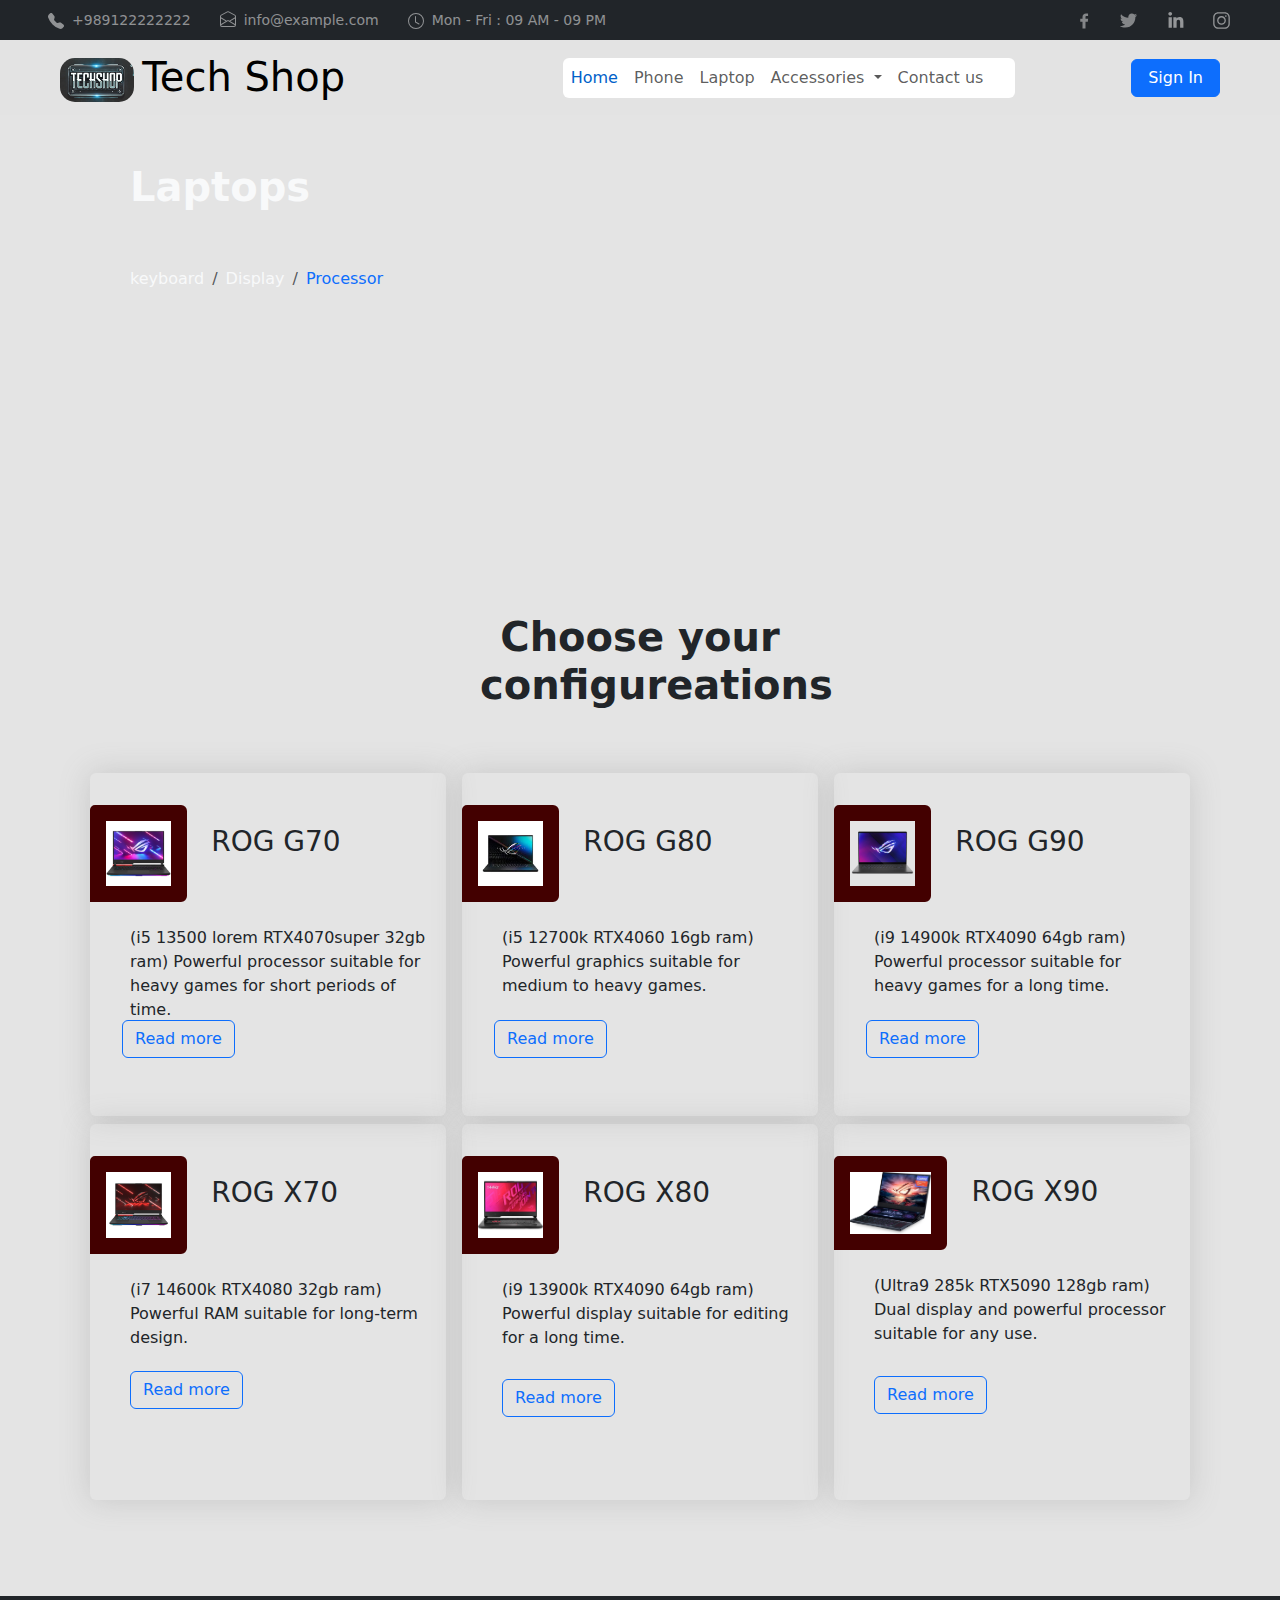
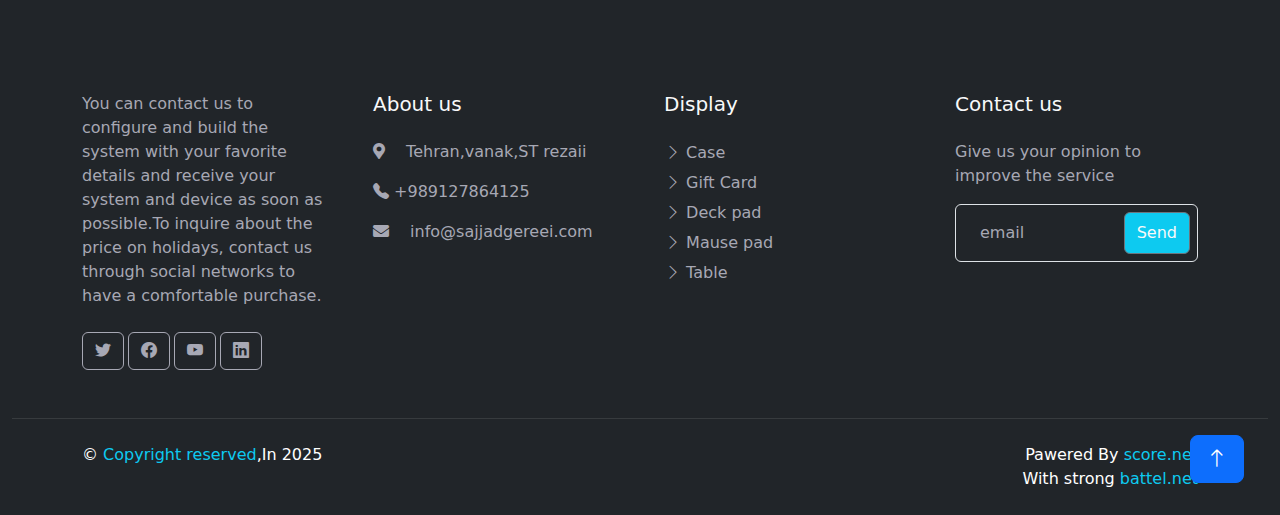
<file: sajjad-gereei/laptops(menu item3).html>
<!DOCTYPE html>
<html lang="en">
  <head>
    <meta charset="UTF-8" />
    <meta name="viewport" content="width=device-width, initial-scale=1.0" />
    <title>LapTops</title>
    <!-- __________________________________________ -->
    <!-- bootstrap -->
    <link
      href="https://cdn.jsdelivr.net/npm/bootstrap@5.3.3/dist/css/bootstrap.min.css"
      rel="stylesheet"
      integrity="sha384-QWTKZyjpPEjISv5WaRU9OFeRpok6YctnYmDr5pNlyT2bRjXh0JMhjY6hW+ALEwIH"
      crossorigin="anonymous"
    />

    <!-- __________________________________________ -->
    <!-- linktocss -->
    <link rel="stylesheet" href="./laptops(menu item3).css" />

    <!-- __________________________________________ -->
    <!-- For Icons (i elements) -->
    <link
      rel="stylesheet"
      href="https://cdn.jsdelivr.net/npm/bootstrap-icons@1.11.3/font/bootstrap-icons.min.css"
    />
    <link
      rel="stylesheet"
      href="https://use.fontawesome.com/releases/v5.8.2/css/all.css"
    />
  </head>
  <body>
    <!-- _______________________________________________________________________________________________ -->
    <!-- topbar -->
    <!-- __________________________________________ -->
    <section
      class="bg_topbar bg-dark h-50 text-white-50 py-2 d-none d-lg-block"
    >
      <div class="container-fluid">
        <section class="content_topbar row align-items-center">
          <div class="left_content col-lg-7 px-5 text-start">
            <div
              class="item_topbar_1 h-100 d-inline-flex align-items-center me-4"
            >
              <small class="me-2">
                <svg
                  xmlns="http://www.w3.org/2000/svg"
                  width="16"
                  height="16"
                  fill="currentColor"
                  class="bi bi-telephone-fill"
                  viewBox="0 0 16 16"
                >
                  <path
                    fill-rule="evenodd"
                    d="M1.885.511a1.745 1.745 0 0 1 2.61.163L6.29 2.98c.329.423.445.974.315 1.494l-.547 2.19a.68.68 0 0 0 .178.643l2.457 2.457a.68.68 0 0 0 .644.178l2.189-.547a1.75 1.75 0 0 1 1.494.315l2.306 1.794c.829.645.905 1.87.163 2.611l-1.034 1.034c-.74.74-1.846 1.065-2.877.702a18.6 18.6 0 0 1-7.01-4.42 18.6 18.6 0 0 1-4.42-7.009c-.362-1.03-.037-2.137.703-2.877z"
                  />
                </svg>
              </small>
              <small class="phone_1">+989122222222</small>
            </div>
            <!-- __ -->
            <div
              class="item_topbar_2 h-100 d-inline-flex align-items-center me-4"
            >
              <small class="me-2">
                <svg
                  xmlns="http://www.w3.org/2000/svg"
                  width="16"
                  height="16"
                  fill="currentColor"
                  class="bi bi-envelope-open mb-1"
                  viewBox="0 0 16 16"
                >
                  <path
                    d="M8.47 1.318a1 1 0 0 0-.94 0l-6 3.2A1 1 0 0 0 1 5.4v.817l5.75 3.45L8 8.917l1.25.75L15 6.217V5.4a1 1 0 0 0-.53-.882zM15 7.383l-4.778 2.867L15 13.117zm-.035 6.88L8 10.082l-6.965 4.18A1 1 0 0 0 2 15h12a1 1 0 0 0 .965-.738ZM1 13.116l4.778-2.867L1 7.383v5.734ZM7.059.435a2 2 0 0 1 1.882 0l6 3.2A2 2 0 0 1 16 5.4V14a2 2 0 0 1-2 2H2a2 2 0 0 1-2-2V5.4a2 2 0 0 1 1.059-1.765z"
                  />
                </svg>
              </small>

              <small class="email">info@example.com</small>
            </div>
            <!-- __ -->
            <div
              class="item_topbar_3 h-100 d-inline-flex align-items-center me-4"
            >
              <small class="me-2">
                <svg
                  xmlns="http://www.w3.org/2000/svg"
                  width="16"
                  height="16"
                  fill="currentColor"
                  class="bi bi-clock"
                  viewBox="0 0 16 16"
                >
                  <path
                    d="M8 3.5a.5.5 0 0 0-1 0V9a.5.5 0 0 0 .252.434l3.5 2a.5.5 0 0 0 .496-.868L8 8.71z"
                  />
                  <path
                    d="M8 16A8 8 0 1 0 8 0a8 8 0 0 0 0 16m7-8A7 7 0 1 1 1 8a7 7 0 0 1 14 0"
                  />
                </svg>
              </small>

              <small class="time">Mon - Fri : 09 AM - 09 PM</small>
            </div>

            <!-- __ -->
          </div>
          <!-- _______ -->
          <div class="right-content col-lg-5 text-end px-5 text-white-50">
            <div class="parent_logo h-100 d-inline-flex align-items-center">
              <div class="logo_1 ms-4">
                <a href="#">
                  <svg
                    xmlns="http://www.w3.org/2000/svg"
                    x="0px"
                    y="0px"
                    width="18"
                    height="18"
                    viewBox="0,0,256,256"
                  >
                    <g
                      fill-opacity="0.52157"
                      fill="#e1e1e1"
                      fill-rule="nonzero"
                      stroke="none"
                      stroke-width="1"
                      stroke-linecap="butt"
                      stroke-linejoin="miter"
                      stroke-miterlimit="10"
                      stroke-dasharray=""
                      stroke-dashoffset="0"
                      font-family="none"
                      font-weight="none"
                      font-size="none"
                      text-anchor="none"
                      style="mix-blend-mode: normal"
                    >
                      <g transform="scale(10.66667,10.66667)">
                        <path
                          d="M17.525,9h-3.525v-2c0,-1.032 0.084,-1.682 1.563,-1.682h1.868v-3.18c-0.909,-0.094 -1.823,-0.14 -2.738,-0.138c-2.713,0 -4.693,1.657 -4.693,4.699v2.301h-3v4l3,-0.001v9.001h4v-9.003l3.066,-0.001z"
                        ></path>
                      </g>
                    </g>
                  </svg>
                </a>
              </div>

              <div class="logo_2 ms-4">
                <a href="#">
                  <svg
                    xmlns="http://www.w3.org/2000/svg"
                    x="0px"
                    y="0px"
                    width="23"
                    height="23"
                    viewBox="0,0,256,256"
                  >
                    <g
                      fill-opacity="0.52157"
                      fill="#e1e1e1"
                      fill-rule="nonzero"
                      stroke="none"
                      stroke-width="1"
                      stroke-linecap="butt"
                      stroke-linejoin="miter"
                      stroke-miterlimit="10"
                      stroke-dasharray=""
                      stroke-dashoffset="0"
                      font-family="none"
                      font-weight="none"
                      font-size="none"
                      text-anchor="none"
                      style="mix-blend-mode: normal"
                    >
                      <g transform="scale(8,8)">
                        <path
                          d="M28,8.55859c-0.88281,0.39063 -1.83203,0.65625 -2.82812,0.77344c1.01563,-0.60937 1.79688,-1.57422 2.16406,-2.72266c-0.94922,0.5625 -2.00391,0.97266 -3.125,1.19531c-0.89844,-0.95703 -2.17969,-1.55859 -3.59375,-1.55859c-2.71875,0 -4.92578,2.20703 -4.92578,4.92578c0,0.38672 0.04297,0.76172 0.12891,1.12109c-4.09375,-0.20312 -7.72266,-2.16406 -10.14844,-5.14453c-0.42578,0.72656 -0.66797,1.57422 -0.66797,2.47656c0,1.70703 0.86719,3.21484 2.19141,4.09766c-0.80859,-0.02734 -1.56641,-0.24609 -2.23047,-0.61719c0,0.02344 0,0.04297 0,0.0625c0,2.38672 1.69531,4.37891 3.94922,4.82813c-0.41406,0.11328 -0.84766,0.17578 -1.29688,0.17578c-0.31641,0 -0.62891,-0.03125 -0.92578,-0.08984c0.625,1.95703 2.44531,3.37891 4.59766,3.42188c-1.68359,1.32031 -3.80859,2.10547 -6.11328,2.10547c-0.39844,0 -0.78906,-0.02344 -1.17578,-0.07031c2.17969,1.39844 4.76563,2.21484 7.54688,2.21484c9.05859,0 14.01172,-7.50391 14.01172,-14.01172c0,-0.21094 -0.00781,-0.42578 -0.01562,-0.63672c0.96094,-0.69531 1.79688,-1.5625 2.45703,-2.54687z"
                        ></path>
                      </g>
                    </g>
                  </svg>
                </a>
              </div>

              <div class="logo_3 ms-4">
                <a href="#">
                  <svg
                    xmlns="http://www.w3.org/2000/svg"
                    x="0px"
                    y="0px"
                    width="23"
                    height="23"
                    viewBox="0,0,256,256"
                  >
                    <g
                      fill-opacity="0.52157"
                      fill="#ffffff"
                      fill-rule="nonzero"
                      stroke="none"
                      stroke-width="1"
                      stroke-linecap="butt"
                      stroke-linejoin="miter"
                      stroke-miterlimit="10"
                      stroke-dasharray=""
                      stroke-dashoffset="0"
                      font-family="none"
                      font-weight="none"
                      font-size="none"
                      text-anchor="none"
                      style="mix-blend-mode: normal"
                    >
                      <g transform="scale(8,8)">
                        <path
                          d="M8.64258,4c-1.459,0 -2.64258,1.18163 -2.64258,2.64063c0,1.459 1.18262,2.66797 2.64063,2.66797c1.458,0 2.64258,-1.20897 2.64258,-2.66797c0,-1.458 -1.18163,-2.64062 -2.64062,-2.64062zM21.53516,11c-2.219,0 -3.48866,1.16045 -4.09766,2.31445h-0.06445v-2.00391h-4.37305v14.68945h4.55664v-7.27148c0,-1.916 0.14463,-3.76758 2.51563,-3.76758c2.337,0 2.37109,2.18467 2.37109,3.88867v7.15039h4.55078h0.00586v-8.06836c0,-3.948 -0.84884,-6.93164 -5.46484,-6.93164zM6.36328,11.31055v14.68945h4.56055v-14.68945z"
                        ></path>
                      </g>
                    </g>
                  </svg>
                </a>
              </div>

              <div class="logo_4 ms-4">
                <a href="#">
                  <svg
                    xmlns="http://www.w3.org/2000/svg"
                    x="0px"
                    y="0px"
                    width="21"
                    height="21"
                    viewBox="0,0,256,256"
                  >
                    <g
                      fill-opacity="0.52157"
                      fill="#ffffff"
                      fill-rule="nonzero"
                      stroke="none"
                      stroke-width="1"
                      stroke-linecap="butt"
                      stroke-linejoin="miter"
                      stroke-miterlimit="10"
                      stroke-dasharray=""
                      stroke-dashoffset="0"
                      font-family="none"
                      font-weight="none"
                      font-size="none"
                      text-anchor="none"
                      style="mix-blend-mode: normal"
                    >
                      <g transform="scale(5.33333,5.33333)">
                        <path
                          d="M16.5,5c-6.33361,0 -11.5,5.16639 -11.5,11.5v15c0,6.33276 5.16621,11.5 11.5,11.5h15c6.33294,0 11.5,-5.16706 11.5,-11.5v-15c0,-6.33379 -5.16724,-11.5 -11.5,-11.5zM16.5,8h15c4.71124,0 8.5,3.78779 8.5,8.5v15c0,4.71106 -3.78894,8.5 -8.5,8.5h-15c-4.71221,0 -8.5,-3.78876 -8.5,-8.5v-15c0,-4.71239 3.78761,-8.5 8.5,-8.5zM34,12c-1.105,0 -2,0.895 -2,2c0,1.105 0.895,2 2,2c1.105,0 2,-0.895 2,-2c0,-1.105 -0.895,-2 -2,-2zM24,14c-5.50482,0 -10,4.49518 -10,10c0,5.50482 4.49518,10 10,10c5.50482,0 10,-4.49518 10,-10c0,-5.50482 -4.49518,-10 -10,-10zM24,17c3.88318,0 7,3.11682 7,7c0,3.88318 -3.11682,7 -7,7c-3.88318,0 -7,-3.11682 -7,-7c0,-3.88318 3.11682,-7 7,-7z"
                        ></path>
                      </g>
                    </g>
                  </svg>
                </a>
              </div>
            </div>
          </div>
        </section>
      </div>
    </section>

    <!-- _______________________________________________________________________________________________ -->
    <!-- __________________________________________ -->
    <header class="header">
      <!-- navbat -->

      <nav class="navbar navbar-expand-lg bg-light px-4 px-lg-5 sticky-top">
        <div class="container-fluid">
          <!-- #Logo & Website Title -->
          <a class="navbar-brand d-flex align-items-center" href="#">
            <h1 class="m-0">
              <img
                src="./photo/logo.jpg"
                alt="Logo"
                class="me-2 img-fluid image_logo "
              />Tech Shop
            </h1>
          </a>
          <!-- #Menu Button in Mobile Size -->
          <button
            class="navbar-toggler"
            type="button"
            data-bs-toggle="collapse"
            data-bs-target="#navbarNavDropdown"
            aria-controls="navbarNavDropdown"
            aria-expanded="false"
            aria-label="Toggle navigation"
          >
            <span class="navbar-toggler-icon"></span>
          </button>
          <!-- #Menu -->
          <div class="collapse navbar-collapse" id="navbarNavDropdown">
            <div
              class="navbar-nav bg-light pe-4 py-3 py-lg-0 rounded mx-auto d-flex align-items-center bg-white"
            >
              <a class="nav-item nav-link active" aria-current="page" href="../index.html"
                >Home</a
              >
              <a class="nav-item nav-link" href="../Phone(menu item 2).html">Phone</a>
              <a class="nav-item nav-link" href="./laptops(menu item3).html"
                >Laptop</a
              >
              <div class="nav-item dropdown">
                <a
                  class="nav-item nav-link dropdown-toggle ps-"
                  href="#"
                  data-bs-toggle="dropdown"
                  aria-expanded="false"
                >
                  Accessories
                </a>
                <div class="dropdown-menu border-0 m-0 bg-white">
                  <a class="dropdown-item" href="./keyboard(submenu_1).html"
                    >keyboard</a
                  >
                  <a class="dropdown-item" href="../contact us.html">Mause</a>
                  <a class="dropdown-item" href="../AirPods.html">Airpods</a>
                  <a class="dropdown-item" href="#">Watch</a>
                </div>
                <div class="show d-none">
                  <a class="dropdown-subitem" href="./keyboard(submenu_1).html">keyboard</a>
                  <a class="dropdown-subitem" href="../contact us.html">Mause</a>
                  <a class="dropdown-subitem" href="../AirPods.html">Airpods</a>
                  <a class="dropdown-subitem" href="#">Watch</a>
                </div>
              </div>
              <a class="nav-item nav-link" href="../Services.html">Contact us</a>
            </div>
          </div>
          <!-- #SignIn Button -->
          <button type="button" class="btn btn-primary px-3 d-none d-lg-block">
            Sign In
          </button>
        </div>
      </nav>
    </header>

    <!-- _______________________________________________________________________________________________ -->

    <main class="mb-5">
      <section class="sec_next_nav">
        <div class="container">
          <h1 class="fs-1 fw-bolder pt-5 ps-5 text-light">Laptops</h1>

          <nav aria-label=" breadcrumb">
            <ol class="ps-5 pt-5 breadcrumb">
              <li class="breadcrumb-item">
                <a
                  href="./keyboard(submenu_1).html"
                  class="text-light text-decoration-none fw-medium"
                  ><span class="li_hover">keyboard</span></a
                >
              </li>
              <li class="breadcrumb-item">
                <a href="#" class="text-light text-decoration-none fw-medium"
                  ><span class="li_hover">Display</span></a
                >
              </li>
              <li
                class="breadcrumb-item text-light text-decoration-none fw-medium"
              >
                <span class="text-primary">Processor</span>
              </li>
            </ol>
          </nav>
        </div>
      </section>
      <!-- __________________________________________ -->

      <div class="h2_for_cards d-flex justify-content-center mt-5">
        <h2 class="fw-bolder fs-1 w-25 text-center">
          Choose your configureations
        </h2>
      </div>
      <!-- _______ -->
      <div class="container">
        <!-- __ -->
        <div class="cards d-flex flex-wrap mt-5 mb-5 pb-5">
          <!-- __ -->
          <div class="card card_1 col-12 col-md-6 col-lg-4 px-2 mt-2 border-0">
            <div class="card-body rounded-2">
              <div class="for_flex d-flex align-items-center">
                <img
                  src="./photo/lap1.jpg"
                  class="card-img-top img_1 rounded-end-2 mt-3"
                  alt="laptop1"
                />
                <h3 class="card-title ms-4">ROG G70</h3>
              </div>
              <p class="card-text mt-4 fw-normal ms-4 h-25">
                (i5 13500 lorem RTX4070super 32gb ram) Powerful processor
                suitable for heavy games for short periods of time.
              </p>
              <button
                type="button"
                class="btn btn-outline-primary ms-3 border-1 border-opacity-50 mb-4"
              >
                Read more
              </button>
            </div>
          </div>
          <!-- _____________ -->
          <div class="card card_1 col-12 col-md-6 col-lg-4 px-2 mt-2 border-0">
            <div class="card-body rounded-2">
              <div class="for_flex d-flex align-items-center">
                <img
                  src="./photo/lap2.jfif"
                  class="card-img-top img_1 rounded-end-2 mt-3"
                  alt="laptop1"
                />
                <h3 class="card-title ms-4">ROG G80</h3>
              </div>
              <p class="card-text mt-4 fw-normal ms-4 h-25">
                (i5 12700k RTX4060 16gb ram) Powerful graphics suitable for
                medium to heavy games.
              </p>
              <button
                type="button"
                class="btn btn-outline-primary ms-3 border-1 border-opacity-50 mb-4"
              >
                Read more
              </button>
            </div>
          </div>
          <!-- _____________ -->
          <div class="card card_1 col-12 col-md-6 col-lg-4 px-2 mt-2 border-0">
            <div class="card-body rounded-2">
              <div class="for_flex d-flex align-items-center">
                <img
                  src="./photo/lap3.png"
                  class="card-img-top img_1 rounded-end-2 mt-3"
                  alt="laptop1"
                />
                <h3 class="card-title ms-4">ROG G90</h3>
              </div>
              <p class="card-text mt-4 fw-normal ms-4 h-25">
                (i9 14900k RTX4090 64gb ram) Powerful processor suitable for
                heavy games for a long time.
              </p>
              <button
                type="button"
                class="btn btn-outline-primary ms-3 border-1 border-opacity-50 mb-4"
              >
                Read more
              </button>
            </div>
          </div>
          <!-- _____________ -->
          <div class="card card_1 col-12 col-md-6 col-lg-4 px-2 mt-2 border-0">
            <div class="card-body rounded-2 pb-5">
              <div class="for_flex d-flex align-items-center">
                <img
                  src="./photo/lap4.jpg"
                  class="card-img-top img_1 rounded-end-2 mt-3"
                  alt="laptop1"
                />
                <h3 class="card-title ms-4">ROG X70</h3>
              </div>
              <p class="card-text mt-4 fw-normal ms-4 h-25">
                (i7 14600k RTX4080 32gb ram) Powerful RAM suitable for long-term
                design.
              </p>
              <button
                type="button"
                class="btn btn-outline-primary ms-4 border-1 border-opacity-50 mb-5"
              >
                Read more
              </button>
            </div>
          </div>
          <!-- _____________ -->
          <div class="card card_1 col-12 col-md-6 col-lg-4 px-2 mt-2 border-0">
            <div class="card-body rounded-2">
              <div class="for_flex d-flex align-items-center">
                <img
                  src="./photo/lap5.jpg"
                  class="card-img-top img_1 rounded-end-2 mt-3"
                  alt="laptop1"
                />
                <h3 class="card-title ms-4">ROG X80</h3>
              </div>
              <p class="card-text mt-4 fw-normal ms-4 h-25">
                (i9 13900k RTX4090 64gb ram) Powerful display suitable for
                editing for a long time.
              </p>
              <button
                type="button"
                class="btn btn-outline-primary ms-4 border-1 border-opacity-50 mb-5"
              >
                Read more
              </button>
            </div>
          </div>
          <!-- _____________ -->
          <div class="card card_1 col-12 col-md-6 col-lg-4 px-2 mt-2 border-0">
            <div class="card-body rounded-2">
              <div class="for_flex d-flex align-items-center">
                <img
                  src="./photo/soon.jpg"
                  class="card-img-top img_1 rounded-end-2 mt-3 img_6laptop"
                  alt="laptop1"
                />
                <h3 class="card-title ms-4">ROG X90</h3>
              </div>
              <p class="card-text mt-4 fw-normal ms-4 h-25">
                (Ultra9 285k RTX5090 128gb ram) Dual display and powerful
                processor suitable for any use.
              </p>
              <button
                type="button"
                class="btn btn-outline-primary ms-4 border-1 border-opacity-50 mb-5"
              >
                Read more
              </button>
            </div>
          </div>
          <!-- ___ -->
        </div>
        <!-- ___ -->
      </div>
    </main>
    <!-- __________________________________________________________________________________________________________ -->
    <!-- footer -->
    <footer
      class="container-fluid text-bg-dark mt-5 pt-5"
      data-wow-delay="0.1s"
    >
      <!-- #Footer Top -->
      <div class="container footer py-5">
        <div class="row g-5">
          <!-- Footer Caption & Social-media Icons -->
          <div class="col-lg-3 col-md-6">
            <p>
              You can contact us to configure and build the system with your
              favorite details and receive your system and device as soon as
              possible.To inquire about the price on holidays, contact us
              through social networks to have a comfortable purchase.
            </p>
            <div class="d-flex pt-2">
              <a href="#" class="btn btn-square me-1 footer-icon">
                <i class="fab fa-twitter"></i>
              </a>
              <a href="#" class="btn btn-square me-1 footer-icon">
                <i class="bi bi-facebook"></i>
              </a>
              <a href="#" class="btn btn-square me-1 footer-icon">
                <i class="bi bi-youtube"></i>
              </a>
              <a href="#" class="btn btn-square me-1 footer-icon">
                <i class="bi bi-linkedin"></i>
              </a>
            </div>
          </div>
          <!-- #Footer Address -->
          <div class="col-lg-3 col-md-6">
            <h5 class="text-light mb-4">About us</h5>
            <p>
              <i class="fa fa-map-marker-alt me-3"></i> Tehran,vanak,ST rezaii
            </p>
            <p><i class="bi bi-telephone-fill"></i> +989127864125</p>
            <p><i class="fa fa-envelope me-3"></i> info@sajjadgereei.com</p>
          </div>
          <!-- #Footer Links -->
          <div class="col-lg-3 col-md-6 d-flex flex-column align-items-start">
            <h5 class="text-light mb-4">Display</h5>
            <a href="#" class="btn btn-link btn-footer me-1 mb-1"
              ><i class="bi bi-chevron-right"></i>
              <span class="btn-footer__span">Case</span></a
            >
            <a href="#" class="btn btn-link btn-footer me-1 mb-1"
              ><i class="bi bi-chevron-right"></i>
              <span class="btn-footer__span">Gift Card</span></a
            >
            <a href="#" class="btn btn-link btn-footer me-1 mb-1"
              ><i class="bi bi-chevron-right"></i>
              <span class="btn-footer__span">Deck pad</span></a
            >
            <a href="#" class="btn btn-link btn-footer me-1 mb-1"
              ><i class="bi bi-chevron-right"></i>
              <span class="btn-footer__span">Mause pad</span></a
            >
            <a href="#" class="btn btn-link btn-footer me-1 mb-1"
              ><i class="bi bi-chevron-right"></i>
              <span class="btn-footer__span">Table</span></a
            >
          </div>
          <!-- #Footer Newsletter (Input in Footer) -->
          <div class="col-lg-3 col-md-6">
            <h5 class="text-light mb-4">Contact us</h5>
            <p>Give us your opinion to improve the service</p>
            <div class="position-relative mx-auto" style="max-width: 400px">
              <input
                type="text"
                class="form-control bg-transparent w-100 py-3 ps-4 pe-5 input__footer"
                placeholder="email"
              />
              <button
                type="button"
                class="btn btn-secondary text-light bg-info position-absolute top-0 end-0 py-2 mt-2 me-2"
              >
                Send
              </button>
            </div>
          </div>
        </div>
      </div>
      <!-- #Footer Bottom -->
      <div class="container-fluid copyright">
        <div class="container">
          <div class="row py-4">
            <!-- #Footer Copyright Left -->
            <div class="col-md-6 text-center text-md-start mb-3 mb-md-0">
              © <a href="#" class="text-info">Copyright reserved</a>,In 2025
            </div>
            <!-- #Footer Copyright Right -->
            <div class="col-md-6 text-center text-md-end">
              Pawered By <a href="#" class="text-info">score.net</a>
              <br />
              With strong <a href="#" class="text-info">battel.net</a>
            </div>
          </div>
        </div>
        <a href="#" class="btn btn-lg btn-primary btn-lg-square back-to-up">
          <i class="bi bi-arrow-up"></i>
        </a>
      </div>
    </footer>

    <script
      src="https://cdn.jsdelivr.net/npm/bootstrap@5.3.3/dist/js/bootstrap.bundle.min.js"
      integrity="sha384-YvpcrYf0tY3lHB60NNkmXc5s9fDVZLESaAA55NDzOxhy9GkcIdslK1eN7N6jIeHz"
      crossorigin="anonymous"
    ></script>
  </body>
</html>
</file>
<file: AirPods.css>
.top-nav {
    background-color: #372549;}
      /*
    ==========
      Navbar
    ==========
  */
  
  .navbar-brand {
    max-width: 23.65 !important;
  }
  .btn {
    border-radius: 0.6rem !important;
    outline: none !important;
    border: none !important;
  }
  .btn:hover {
    background-color: #6edff6;
  }
  .img-fluid {
    width: 7rem;
  }
  .nav-link {
    text-align: left !important;
    font-weight: 600 !important;
    margin-left: 2rem;
    padding: 0.5rem 0 !important;
  }
  .nav-item:hover {
    color: #015fc9 !important;
  }
  .active {
    color: #015fc9 !important;
  }
  .show {
    top: 4rem;
    width: 10rem;
    padding: 0.5rem 0;
    border-radius: 0.4rem;
    background-color: #fff;
  }
  .show .dropdown-subitem {
    padding: 0.25rem 1rem;
  }
  
.second-cards .card-body img {
    width: 100%;
    height: auto;
  }
  .second-cards .card-body {
    position: relative;
    overflow: hidden;
    box-shadow: 0px 0px 48px 12px #dddddd3d;
  }
.second-cards .title-hidden {
    position: absolute;
    bottom: 0;
    left: 0;
    right: 0;
    opacity: 0;
    transform: translateY(50%);
    background-color: white;
    transition: all 0.4s ease-out;
  }
  .second-cards .card-body:hover .title-hidden {
    transform: translateY(0);
    opacity: 1;
  }
.card-image {
    transition: all 0.4s;
  }
  .second-cards .card-body:hover .card-image {
    transform: scale(1.1);
  }

  .header-image {
  height: 60vh;
  
width: 100%;

}
.second-card {
  height: 30vh;
}
.photo-phone {
  width: 64px;
  height: 64px;
  border-radius: 50%;
}
.small-card-white {
  width: 150px;
  height: 150px;
}
.small-card-text {
  width: 200px;
  height: 200px;
  margin-left: -30px;
  margin-top: -30px;
}

 /* Footer */
  .footer {
    color: rgb(167, 168, 180) !important;
  }
  .footer-icon {
    border: 1px solid rgb(167, 168, 180) !important;
    color: rgb(167, 168, 180) !important;
    transition: all 400ms ease-out;
  }
  .footer-icon:hover {
    border: 1px solid #fff !important;
    background-color: transparent !important;
    color: #6edff6 !important;
  }
  .btn-footer {
    transition: all 400ms ease-out !important;
    color: rgb(167, 168, 180) !important;
    padding: 0 !important;
  }
  .btn-footer__span {
    transition: all 400ms ease-out;
  }
  .btn-footer:hover {
    background-color: transparent;
  }
  .btn-footer__span:hover {
    color: #fff;
    font-size: 1.2rem !important;
  }
  .input__footer {
    color: rgb(167, 168, 180) !important;
  }
  .input__footer::placeholder {
    color: rgb(167, 168, 180);
  }
  .btn-secondary:hover {
    background-color: #015fc9 !important;
  }
  a {
    text-decoration: none !important;
  }
  .copyright {
    border-top: 0.8px solid rgba(255, 255, 255, 0.1);
    position: relative;
  }
  /* media */
  
  @media screen and (min-width: 922px) {
    .img-fluid {
      width: 10rem;
    }
  }
  .back-to-up {
    position: absolute;
    bottom: 2rem;
    right: 1.5rem;
  }
  .back-top {
    bottom: 60px;
    right: 60px;
  }
  .back-top:hover{
  color: white;
  background-color: aqua;
  
  
  }
</file>
<file: contact us-sub4.css>
navbar-brand {
    max-width: 23.65 !important;
  }
  .btn {
    border-radius: 0.6rem !important;
    outline: none !important;
    border: none !important;
  }
  .btn:hover {
    background-color: #6edff6;
  }
  .img-fluid {
    width: 7rem;
  }
  .nav-link {
    text-align: left !important;
    font-weight: 600 !important;
    margin-left: 2rem;
    padding: 0.5rem 0 !important;
  }
  .nav-item:hover {
    color: #015fc9 !important;
  }
  .active {
    color: #015fc9 !important;
  }
  .show {
    top: 4rem;
    width: 10rem;
    padding: 0.5rem 0;
    border-radius: 0.4rem;
    background-color: #fff;
  }
  .show .dropdown-subitem {
    padding: 0.25rem 1rem;
  }
  
  .sec_next_nav {
    min-height: 50vh;

  background-image: url(https://cdnfa.com/buyol/c471/files/5532279.jpg);
  background-repeat: no-repeat;
  background-position: center;
  background-size: cover;
  
  
}
  @media screen and (min-width: 922px) {
    .img-fluid {
      width: 10rem;
    }
  }
    .footer {
      color: rgb(167, 168, 180) !important;
    }
    .footer-icon {
      border: 1px solid rgb(167, 168, 180) !important;
      color: rgb(167, 168, 180) !important;
      transition: all 400ms ease-out;
    }
    .footer-icon:hover {
      border: 1px solid #fff !important;
      background-color: transparent !important;
      color: #6edff6 !important;
    }
    .btn-footer {
      transition: all 400ms ease-out !important;
      color: rgb(167, 168, 180) !important;
      padding: 0 !important;
    }
    .btn-footer__span {
      transition: all 400ms ease-out;
    }
    .btn-footer:hover {
      background-color: transparent;
    }
    .btn-footer__span:hover {
      color: #fff;
      font-size: 1.2rem !important;
    }
    .input__footer {
      color: rgb(167, 168, 180) !important;
    }
    .input__footer::placeholder {
      color: rgb(167, 168, 180);
    }
    .btn-secondary:hover {
      background-color: #015fc9 !important;
    }
    a {
      text-decoration: none !important;
    }
    .copyright {
      border-top: 0.8px solid rgba(255, 255, 255, 0.1);
      position: relative;
    }
    .back-to-up {
      position: absolute;
      bottom: 2rem;
      right: 1.5rem;
    }
    @media screen and (min-width: 922px) {
      .img-fluid {
        width: 10rem;
      }
    }
</file>
<file: phone(menu item 2).css>
* {
  margin: 0;
  padding: 0;
  box-sizing: border-box;
}
body {
  height: 100vh;
  overflow-x: hidden;
  background-color: rgb(255, 255, 255);
}
s .navbar-brand {
  max-width: 23.65 !important;
}
.btn .navbar {
  border-radius: 0.6rem !important;
  outline: none !important;
  border: none !important;
}
.btn:hover .navbar {
  background-color: #6edff6;
}
.img-fluid .navbar {
  width: 7rem;
}
.nav-link .navbar {
  text-align: left !important;
  font-weight: 600 !important;
  margin-left: 2rem;
  padding: 0.5rem 0 !important;
}
.nav-item:hover {
  color: #015fc9 !important;
}
.active {
  color: #015fc9 !important;
}
.show {
  top: 4rem;
  width: 10rem;
  padding: 0.5rem 0;
  border-radius: 0.4rem;
  background-color: #fff;
}
.show .dropdown-subitem {
  padding: 0.25rem 1rem;
}

/* =================================================================== */
.logo {
  width: 64px;
  height: 64px;
}
.small-photo {
  width: 80px;
  height: 80px;
}

/* ============first session - main head============= */

.header-image {
  height: 60vh;

  width: 100%;
}
.second-card {
  height: 30vh;
}
.photo-phone {
  width: 64px;
  height: 64px;
  border-radius: 50%;
}
.small-card-white {
  width: 150px;
  height: 150px;
}
.small-card-text {
  width: 200px;
  height: 200px;
  margin-left: -30px;
  margin-top: -30px;
}

/* ============================================================================================== */

/* <!-- second section-left  --> */

.btn-card:hover {
  background-color: rgb(88, 88, 194);
}
.btn-card {
  padding: 16px 48px;
  font-size: 1.5rem;
}

/* <!-- ======================= Last section============================ --> */

.second-cards .card-body img {
  width: 100%;
  height: auto;
}
.second-cards .card-body {
  position: relative;
  overflow: hidden;
  box-shadow: 0px 0px 48px 12px #dddddd3d;
}

.second-cards .title-hidden {
  position: absolute;
  bottom: 0;
  left: 0;
  right: 0;
  opacity: 0;
  transform: translateY(50%);
  background-color: white;
  transition: all 0.4s ease-out;
}
.second-cards .card-body:hover .title-hidden {
  transform: translateY(0);
  opacity: 1;
}

.card-image {
  transition: all 0.4s;
}
.second-cards .card-body:hover .card-image {
  transform: scale(1.1);
}
.btn-square :hover {
  background-color: blue;
  color: white;
  padding: 4px;
}

/*
  ==========
    Footer
  ==========
*/

.footer {
  color: rgb(167, 168, 180) !important;
}
.footer-icon {
  border: 1px solid rgb(167, 168, 180) !important;
  color: rgb(167, 168, 180) !important;
  transition: all 400ms ease-out;
}
.footer-icon:hover {
  border: 1px solid #fff !important;
  background-color: transparent !important;
  color: #6edff6 !important;
}
.btn-footer {
  transition: all 400ms ease-out !important;
  color: rgb(167, 168, 180) !important;
  padding: 0 !important;
}
.btn-footer__span {
  transition: all 400ms ease-out;
}
.btn-footer:hover {
  background-color: transparent;
}
.btn-footer__span:hover {
  color: #fff;
  font-size: 1.2rem !important;
}
.input__footer {
  color: rgb(167, 168, 180) !important;
}
.input__footer::placeholder {
  color: rgb(167, 168, 180);
}
.btn-secondary:hover {
  background-color: #015fc9 !important;
}
a {
  text-decoration: none !important;
}
.copyright {
  border-top: 0.8px solid rgba(255, 255, 255, 0.1);
  position: relative;
}
.back-to-up {
  position: absolute;
  bottom: 2rem;
  right: 1.5rem;
}
.back-to-up:hover {
  color: white;
  background-color: aqua;
}
/* 
====================================================================*/
*/ .image_logo {
  max-width: 20%;
  border-radius: 15px;
}

.navbar-brand {
  max-width: 23.65 !important;
}
.btn .navbar {
  border-radius: 0.6rem !important;
  outline: none !important;
  border: none !important;
}
.btn:hover .navbar {
  background-color: #6edff6;
}
.img-fluid .navbar {
  width: 7rem;
}
.nav-link .navbar {
  text-align: left !important;
  font-weight: 600 !important;
  margin-left: 2rem;
  padding: 0.5rem 0 !important;
}
.nav-item:hover {
  color: #015fc9 !important;
}
.active {
  color: #015fc9 !important;
}
.show {
  top: 4rem;
  width: 10rem;
  padding: 0.5rem 0;
  border-radius: 0.4rem;
  background-color: #fff;
}
.show .dropdown-subitem {
  padding: 0.25rem 1rem;
}
</file>
<file: sajjad-gereei/keyboard(submenu_1).css>
*{
    margin: 0;
    padding: 0;
    box-sizing: border-box;
}

/* ___________________________________________________________________________ */
/* ___________________________________________________________________________ */


/*
  ==========
    Navbar
  ==========
*/

.image_logo{
  max-width: 20%;
  border-radius: 15px;
}

.navbar-brand {
    max-width: 23.65 !important;
  }
  .btn {
    border-radius: 0.6rem !important;
    outline: none !important;
    border: none !important;
  }
  .btn:hover {
    background-color: #6edff6;
  }
  .img-fluid {
    width: 7rem;
  }
  .nav-link {
    text-align: left !important;
    font-weight: 600 !important;
    margin-left: 2rem;
    padding: 0.5rem 0 !important;
  }
  .nav-item:hover {
    color: #015fc9 !important;
  }
  .active {
    color: #015fc9 !important;
  }
  .show {
    top: 4rem;
    width: 10rem;
    padding: 0.5rem 0;
    border-radius: 0.4rem;
    background-color: #fff;
  }
  .show .dropdown-subitem {
    padding: 0.25rem 1rem;
  }
  
  /* ------------------------------------------------------------------------ */
  
  /*
    ==========
      Footer
    ==========
  */
  
  .footer {
    color: rgb(167, 168, 180) !important;
  }
  .footer-icon {
    border: 1px solid rgb(167, 168, 180) !important;
    color: rgb(167, 168, 180) !important;
    transition: all 400ms ease-out;
  }
  .footer-icon:hover {
    border: 1px solid #fff !important;
    background-color: transparent !important;
    color: #6edff6 !important;
  }
  .btn-footer {
    transition: all 400ms ease-out !important;
    color: rgb(167, 168, 180) !important;
    padding: 0 !important;
  }
  .btn-footer__span {
    transition: all 400ms ease-out;
  }
  .btn-footer:hover {
    background-color: transparent;
  }
  .btn-footer__span:hover {
    color: #fff;
    font-size: 1.2rem !important;
  }
  .input__footer {
    color: rgb(167, 168, 180) !important;
  }
  .input__footer::placeholder {
    color: rgb(167, 168, 180);
  }
  .btn-secondary:hover {
    background-color: #015fc9 !important;
  }
  a {
    text-decoration: none !important;
  }
  .copyright {
    border-top: 0.8px solid rgba(255, 255, 255, 0.1);
    position: relative;
  }
  .back-to-up {
    position: absolute;
    bottom: 2rem;
    right: 1.5rem;
  }
  
  /* --------------------------------------------- */
  
  @media screen and (min-width: 922px) {
    .img-fluid {
      width: 10rem;
    }
  }
  
  /* ---------------------------------------------------------------------------------------- */
  /* ---------------------------------------------------------------------------------------- */
  






.sec_next_nav {
    min-height: 50vh;

  background-image: url(https://assets2.razerzone.com/images/pnx.assets/cd96979aa903a39c20bfa1833fe89eb3/razer-blackwidow-v4-pro-hero-1920x700.webp);
  background-repeat: no-repeat;
  background-position: center;
  background-size: cover;
  
  
}


.li_hover:hover{
    color: rgb(13, 110, 253)
    }
    /* _________________________________________________________________________ */
/* content_next_bg */

.img_card{
    max-width: 30%;
}
.bg_card_flex{
    background-color: rgb(246, 247, 252);
}

.content_right_photo{
    min-height: 400px;
    
}

.img_content_right{
    object-fit: cover;
}


/* ____________________________________________________________- */
body{
  background-color: #d7d7d7;
}

.navbar{
  background-color: #e3e3e3 !important;
}
</file>
<file: sajjad-gereei/laptops(menu item3).css>
* {
  margin: 0;
  padding: 0;
  box-sizing: border-box;
}
/* _______________________________________________________________________________________________________________________ */
/* _______________________________________________________________________________________________________________________ */



/*
  ==========
    Navbar
  ==========
*/
.image_logo{
  max-width: 20%;
  border-radius: 15px;
}


.navbar-brand {
  max-width: 23.65 !important;
}
.btn .navbar{
  border-radius: 0.6rem !important;
  outline: none !important;
  border: none !important;
}
.btn:hover .navbar{
  background-color: #6edff6;
}
.img-fluid .navbar{
  width: 7rem;
}
.nav-link .navbar{
  text-align: left !important;
  font-weight: 600 !important;
  margin-left: 2rem;
  padding: 0.5rem 0 !important;
}
.nav-item:hover {
  color: #015fc9 !important;
}
.active {
  color: #015fc9 !important;
}
.show {
  top: 4rem;
  width: 10rem;
  padding: 0.5rem 0;
  border-radius: 0.4rem;
  background-color: #fff;
}
.show .dropdown-subitem {
  padding: 0.25rem 1rem;
}

/* ------------------------------------------------------------------------ */

/*
  ==========
    Footer
  ==========
*/

.footer {
  color: rgb(167, 168, 180) !important;
}
.footer-icon {
  border: 1px solid rgb(167, 168, 180) !important;
  color: rgb(167, 168, 180) !important;
  transition: all 400ms ease-out;
}
.footer-icon:hover {
  border: 1px solid #fff !important;
  background-color: transparent !important;
  color: #6edff6 !important;
}
.btn-footer {
  transition: all 400ms ease-out !important;
  color: rgb(167, 168, 180) !important;
  padding: 0 !important;
}
.btn-footer__span {
  transition: all 400ms ease-out;
}
.btn-footer:hover {
  background-color: transparent;
}
.btn-footer__span:hover {
  color: #fff;
  font-size: 1.2rem !important;
}
.input__footer {
  color: rgb(167, 168, 180) !important;
}
.input__footer::placeholder {
  color: rgb(167, 168, 180);
}
.btn-secondary:hover {
  background-color: #015fc9 !important;
}
a {
  text-decoration: none !important;
}
.copyright {
  border-top: 0.8px solid rgba(255, 255, 255, 0.1);
  position: relative;
}
.back-to-up {
  position: absolute;
  bottom: 2rem;
  right: 1.5rem;
}

/* --------------------------------------------- */

@media screen and (min-width: 922px) {
  .img-fluid {
    width: 10rem;
  }
}























/* _______________________________________________________________________________________________________________________ */
/* _______________________________________________________________________________________________________________________ */

.sec_next_nav {
    min-height: 50vh;

  background-image: url(https://www.apple.com/v/macbook-pro/ao/images/overview/welcome/welcome_hero_endframe__c61x1mv7kgqe_large_2x.jpg);
  background-repeat: no-repeat;
  background-position: center;
  background-size: cover;
  
}

.li_hover:hover{
color: rgb(13, 110, 253)
}

/* __________________________________________ */

/* کارتا */

.img_1{
    max-width: 30%;
    border: 1rem solid rgb(67, 0, 0);

}
.img_6laptop{
   max-width: 35%;
}

.card{
   background-color: transparent !important; 
}

.card-body{
 box-shadow: 0 0  30px rgba(114, 114, 114, 0.251);

}

.for_flex{
    position: relative;
    left: -16px;
}
/* __________________- */
body{
  background-color: #e4e4e4;
}

.navbar{
  background-color: #e3e3e3 !important;
}
</file>
